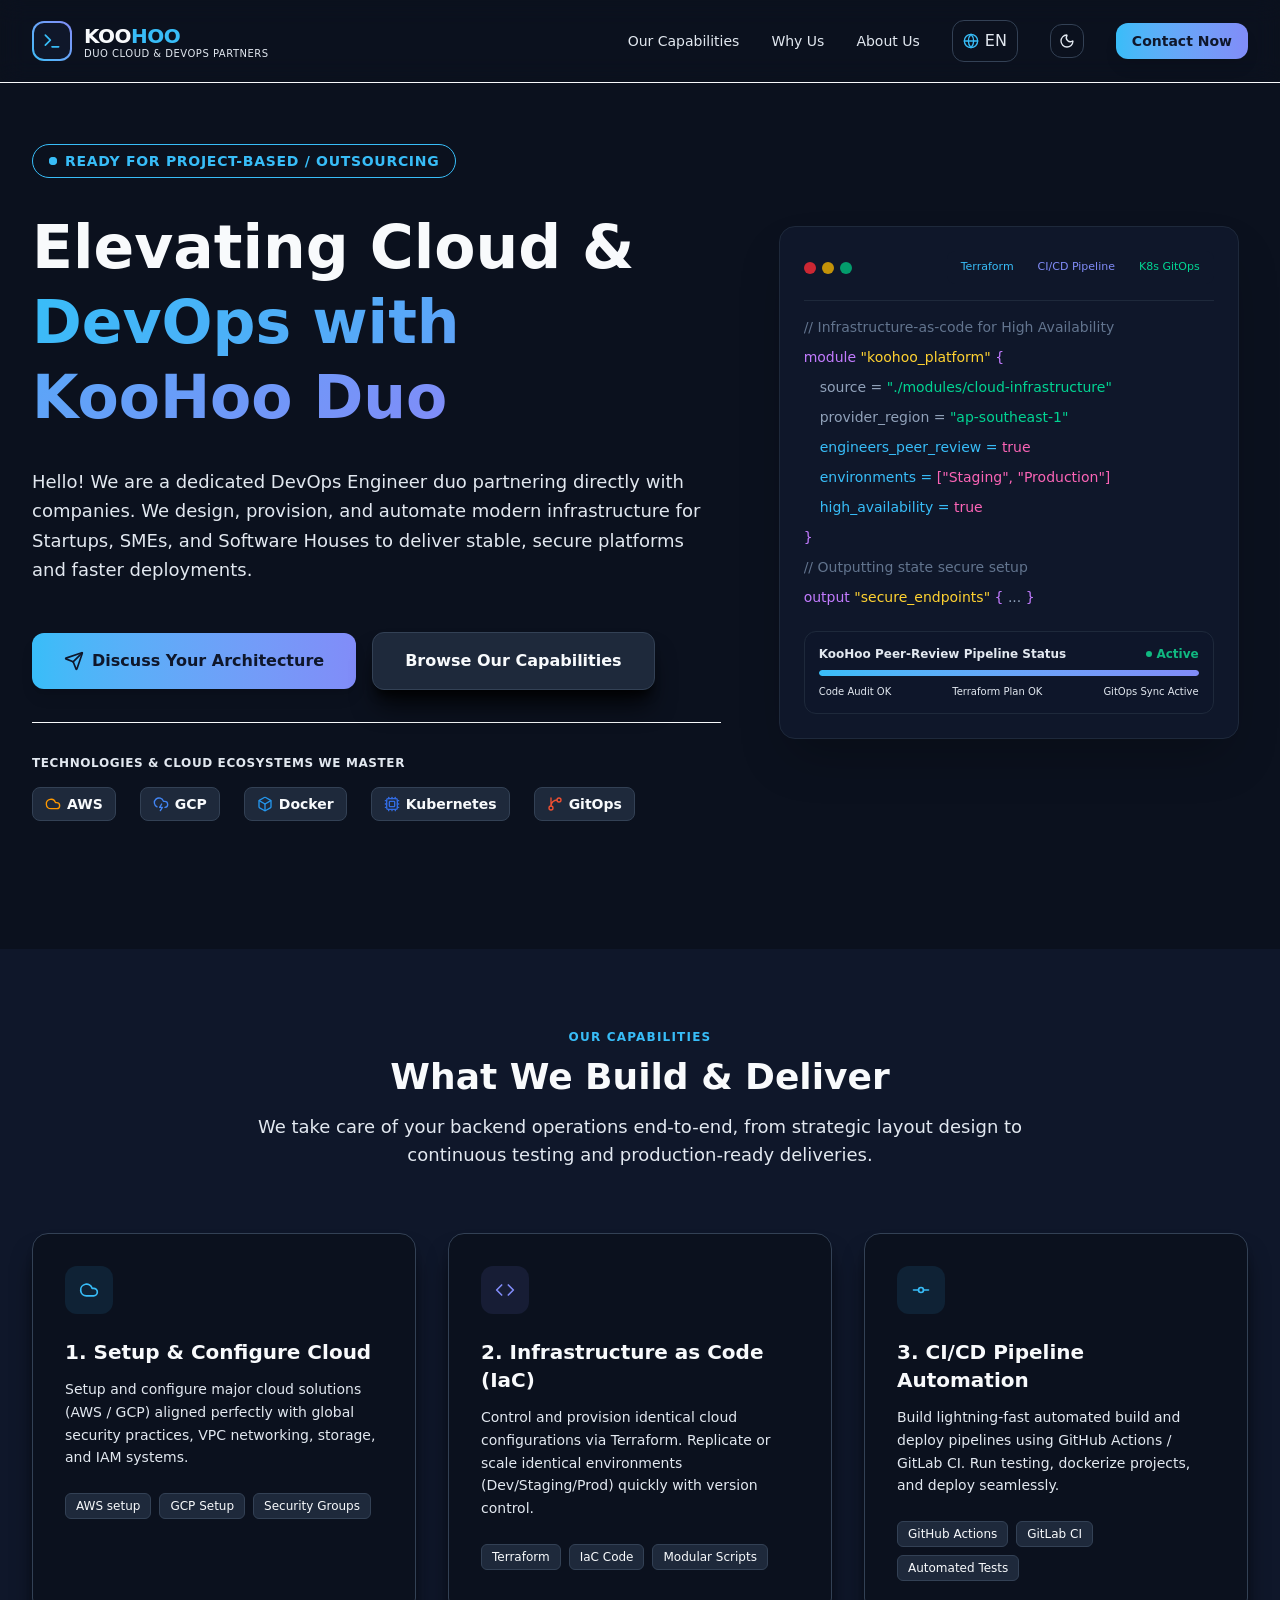
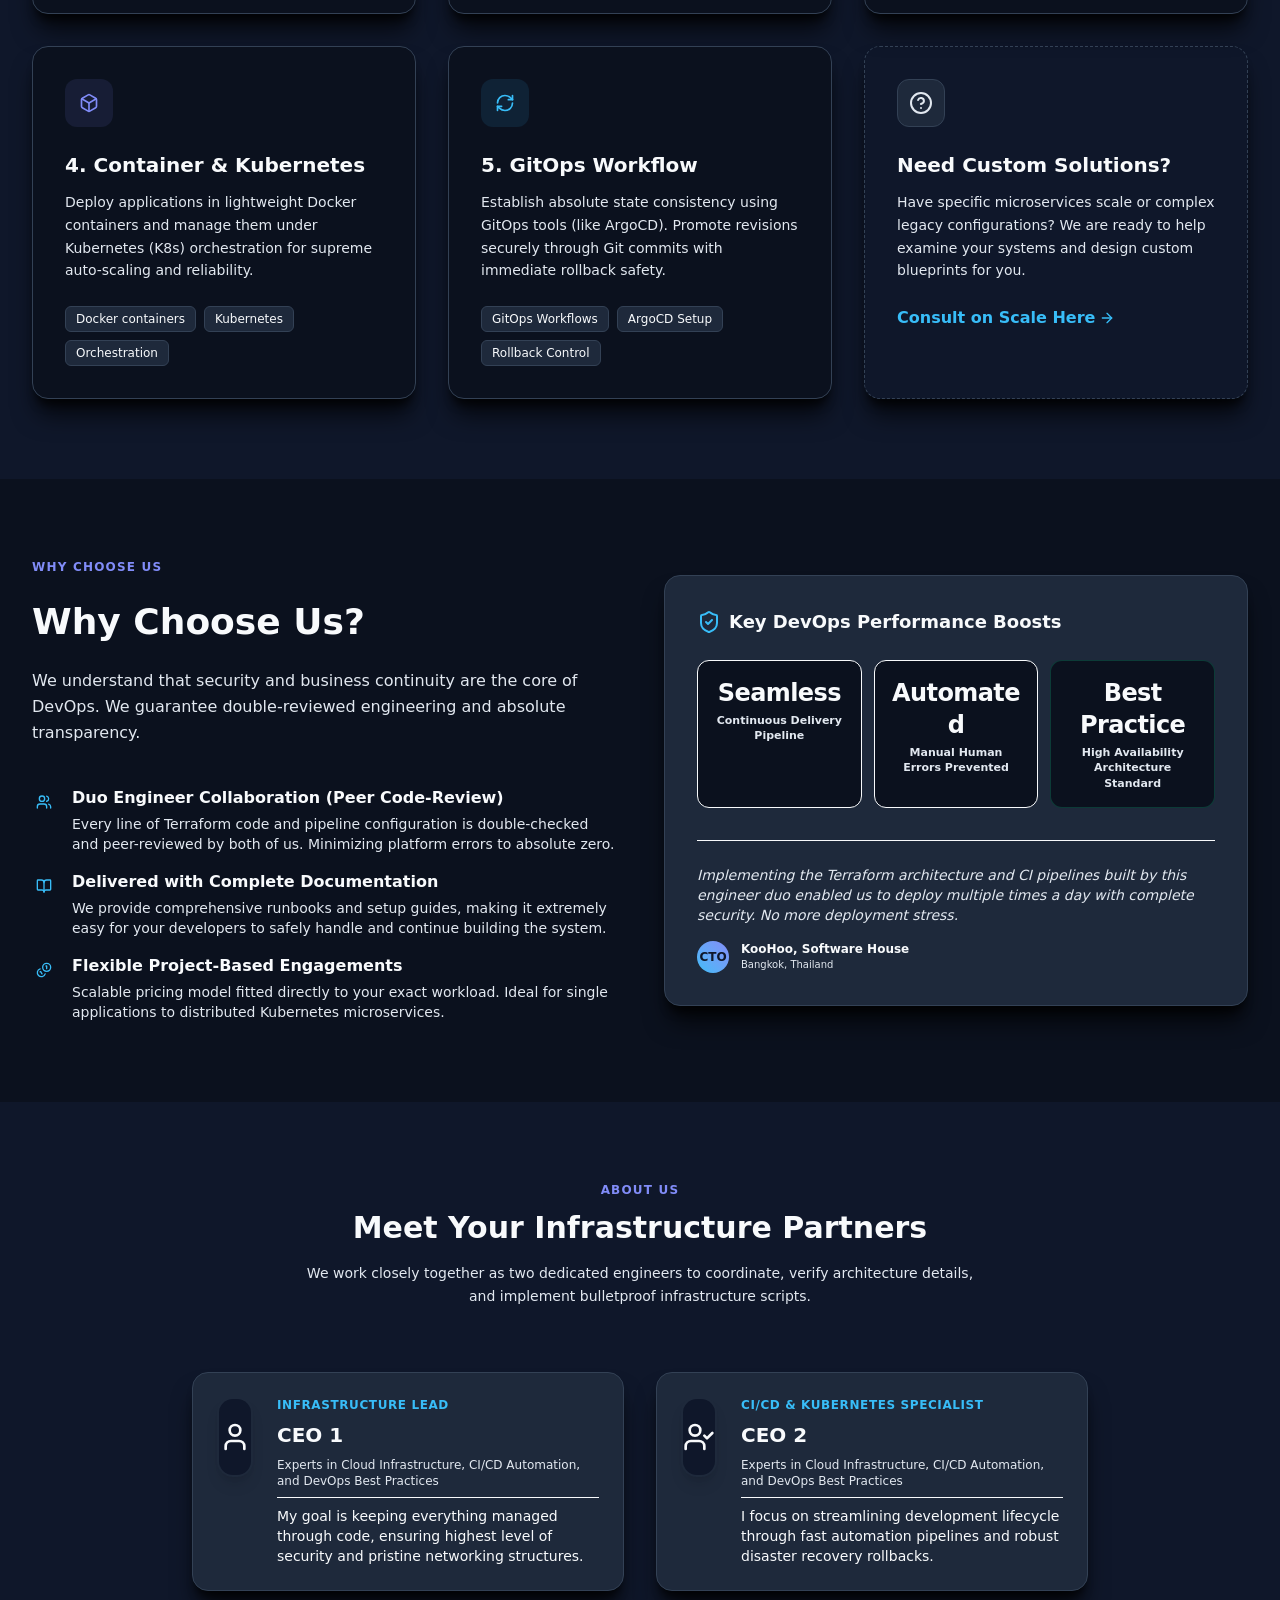
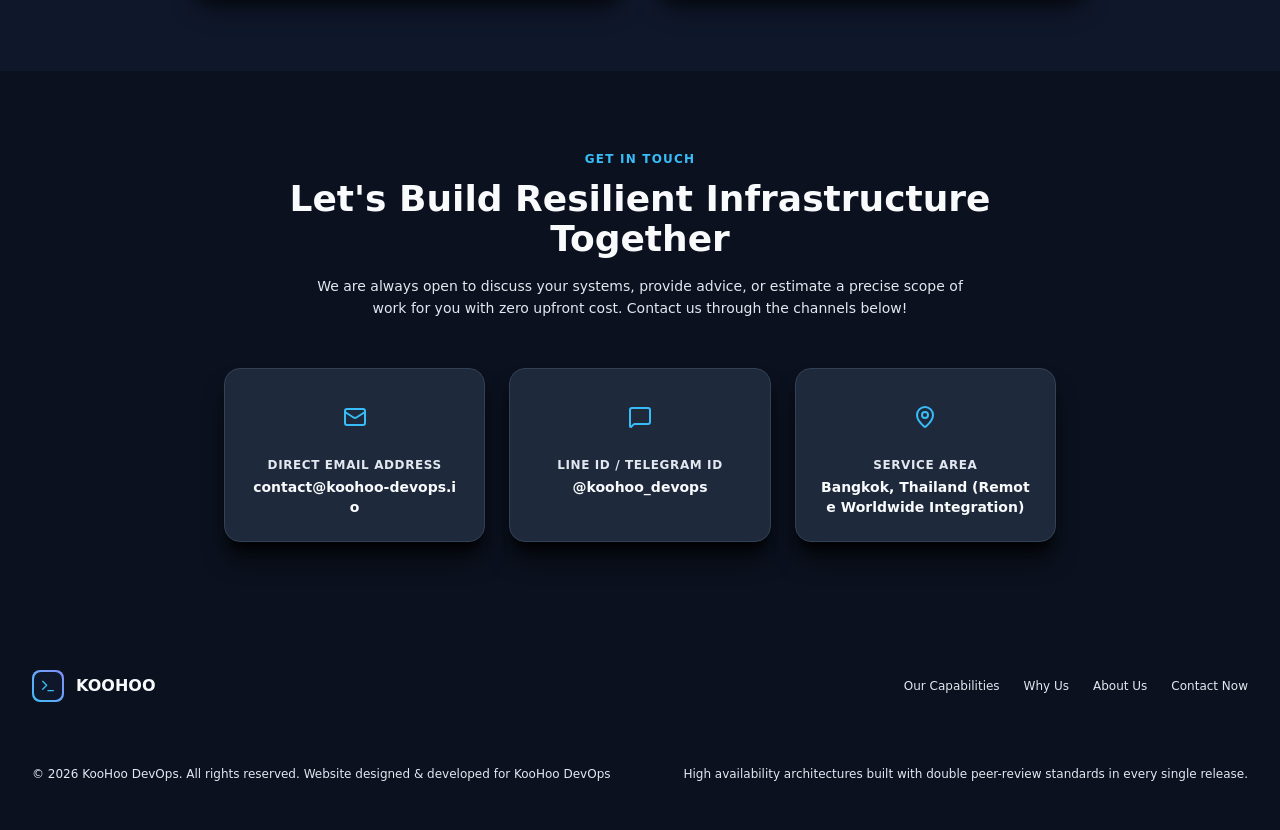
<file: index.html>
<!DOCTYPE html><html lang="th" class="sarabun_e84b1702-module__JiPrfa__variable roboto_41495b7b-module__G7fW1q__variable h-full antialiased"><head><meta charSet="utf-8"/><meta name="viewport" content="width=device-width, initial-scale=1"/><link rel="preload" href="/_next/static/media/0bbfe7d70ca362ab-s.p.18qb6f14hcpif.woff2" as="font" crossorigin="" type="font/woff2"/><link rel="preload" href="/_next/static/media/22d7e241aeb09639-s.p.33ndw2snxq3le.woff2" as="font" crossorigin="" type="font/woff2"/><link rel="preload" href="/_next/static/media/3836391c10060ce4-s.p.2ub5ob4yff_mt.woff2" as="font" crossorigin="" type="font/woff2"/><link rel="preload" href="/_next/static/media/58fcc4ad15255874-s.p.023jaxb4i0-q4.woff2" as="font" crossorigin="" type="font/woff2"/><link rel="preload" href="/_next/static/media/6281857f0573b169-s.p.2ggoighzpvw-e.woff2" as="font" crossorigin="" type="font/woff2"/><link rel="preload" href="/_next/static/media/a0529e96a7862c0d-s.p.3w1e23hf7mhof.woff2" as="font" crossorigin="" type="font/woff2"/><link rel="preload" href="/_next/static/media/a19976a16d351e92-s.p.41_1bbhnqcn3l.woff2" as="font" crossorigin="" type="font/woff2"/><link rel="preload" href="/_next/static/media/bcc136e7df79ae49-s.p.3vvwmya0_3z_s.woff2" as="font" crossorigin="" type="font/woff2"/><link rel="preload" href="/_next/static/media/ce62453a442c7f35-s.p.0a0h245ktd4x0.woff2" as="font" crossorigin="" type="font/woff2"/><link rel="preload" href="/_next/static/media/e12efafcac952e69-s.p.3gt1gw19188hm.woff2" as="font" crossorigin="" type="font/woff2"/><link rel="preload" href="/_next/static/media/e9ed0bc71a38d6c1-s.p.2m2jj329378-j.woff2" as="font" crossorigin="" type="font/woff2"/><link rel="stylesheet" href="/_next/static/chunks/0religo40p41o.css" data-precedence="next"/><link rel="preload" as="script" fetchPriority="low" href="/_next/static/chunks/1jq4o6yq14o4c.js"/><script src="/_next/static/chunks/2ckqm4grawju5.js" async=""></script><script src="/_next/static/chunks/3n7dm2ojtyzwn.js" async=""></script><script src="/_next/static/chunks/turbopack-31ti51afol85e.js" async=""></script><script src="/_next/static/chunks/158myu8e_yme3.js" async=""></script><script src="/_next/static/chunks/0r6m_6zox79_a.js" async=""></script><meta name="next-size-adjust" content=""/><title>KooHoo DevOps | CI/CD, Terraform &amp; Cloud Specialists | คู่หูวิศวกร DevOps</title><meta name="description" content="KooHoo DevOps delivers cloud infrastructure, CI/CD automation, and Kubernetes GitOps solutions for startups, SMEs, and software teams."/><link rel="icon" href="/favicon.ico?favicon.2vob68tjqpejf.ico" sizes="256x256" type="image/x-icon"/><script src="/_next/static/chunks/0cz1d0mv5g_q7.js" noModule=""></script></head><body class="min-h-full flex flex-col overflow-x-hidden"><div hidden=""><!--$--><!--/$--></div><div class="relative bg-[rgb(var(--bg-darker-raw))] text-[rgb(var(--text-primary-raw))] font-sans antialiased transition-colors duration-300"><div class="absolute top-0 left-1/4 w-96 h-96 bg-gradient-glow pointer-events-none z-0"></div><div class="absolute top-1/3 right-1/4 w-[500px] h-[500px] bg-[radial-gradient(circle_at_50%_50%,rgba(var(--brand-violet),0.05)_0%,rgba(var(--bg-darker-raw),0)_70%)] blur-3xl pointer-events-none z-0"></div><div class="absolute bottom-1/4 left-10 w-96 h-96 bg-gradient-glow pointer-events-none z-0"></div><header class="fixed top-0 left-0 right-0 w-full z-50 border-b border-[rgba(var(--border-raw),0.5)] bg-[rgba(var(--bg-dark-raw),0.85)] backdrop-blur-md transition-colors duration-300"><div class="mx-auto flex max-w-7xl items-center justify-between px-4 py-5 sm:px-6 lg:px-8"><div class="flex items-center space-x-3"><div class="w-10 h-10 rounded-xl bg-gradient-to-tr from-[rgb(var(--brand-accent))] to-[rgb(var(--brand-violet))] p-[2px] shadow-lg shadow-[rgba(var(--brand-accent),0.2)]"><div class="flex h-full w-full items-center justify-center rounded-[10px] bg-[rgb(var(--bg-dark-raw))] transition-colors"><svg xmlns="http://www.w3.org/2000/svg" width="24" height="24" viewBox="0 0 24 24" fill="none" stroke="currentColor" stroke-width="2" stroke-linecap="round" stroke-linejoin="round" class="lucide lucide-terminal w-5 h-5 text-[rgb(var(--brand-accent))]" aria-hidden="true"><path d="M12 19h8"></path><path d="m4 17 6-6-6-6"></path></svg></div></div><div><span class="font-[var(--font-tech)] text-xl font-bold tracking-tight text-[rgb(var(--text-primary-raw))]">KOO<span class="text-[rgb(var(--brand-accent))]">HOO</span></span><p class="-mt-1 text-[10px] uppercase tracking-wider text-[rgb(var(--text-secondary-raw))] font-[var(--font-tech)]">Duo Cloud &amp; DevOps Partners</p></div></div><nav class="hidden md:flex items-center space-x-6 lg:space-x-8"><a href="#services" class="text-sm font-medium text-[rgb(var(--text-secondary-raw))] hover:text-[rgb(var(--text-primary-raw))] transition-colors">Our Capabilities</a><a href="#why-us" class="text-sm font-medium text-[rgb(var(--text-secondary-raw))] hover:text-[rgb(var(--text-primary-raw))] transition-colors">Why Us</a><a href="#about" class="text-sm font-medium text-[rgb(var(--text-secondary-raw))] hover:text-[rgb(var(--text-primary-raw))] transition-colors">About Us</a><button type="button" class="flex items-center gap-1.5 rounded-xl border border-[rgb(var(--border-raw))] px-2.5 py-2 text-xs font-bold text-[rgb(var(--text-secondary-raw))] hover:bg-[rgb(var(--bg-card-raw))] hover:text-[rgb(var(--brand-accent))] transition-all"><svg xmlns="http://www.w3.org/2000/svg" width="24" height="24" viewBox="0 0 24 24" fill="none" stroke="currentColor" stroke-width="2" stroke-linecap="round" stroke-linejoin="round" class="lucide lucide-globe w-4 h-4 text-[rgb(var(--brand-accent))]" aria-hidden="true"><circle cx="12" cy="12" r="10"></circle><path d="M12 2a14.5 14.5 0 0 0 0 20 14.5 14.5 0 0 0 0-20"></path><path d="M2 12h20"></path></svg><span>EN</span></button><button type="button" class="rounded-xl border border-[rgb(var(--border-raw))] p-2 text-[rgb(var(--text-secondary-raw))] hover:bg-[rgb(var(--bg-card-raw))] hover:text-[rgb(var(--brand-accent))] transition-all" aria-label="Toggle Theme"><svg xmlns="http://www.w3.org/2000/svg" width="24" height="24" viewBox="0 0 24 24" fill="none" stroke="currentColor" stroke-width="2" stroke-linecap="round" stroke-linejoin="round" class="lucide lucide-moon w-4 h-4 text-slate-200" aria-hidden="true"><path d="M20.985 12.486a9 9 0 1 1-9.473-9.472c.405-.022.617.46.402.803a6 6 0 0 0 8.268 8.268c.344-.215.825-.004.803.401"></path></svg></button><a href="#contact" class="inline-flex items-center justify-center rounded-xl bg-gradient-to-r from-[rgb(var(--brand-accent))] to-[rgb(var(--brand-violet))] px-4 py-2 text-sm font-semibold text-slate-900 shadow-lg transition-all duration-300 hover:brightness-110 hover:scale-[1.02]">Contact Now</a></nav><div class="flex items-center gap-3 md:hidden"><button type="button" class="rounded-xl border border-[rgb(var(--border-raw))] px-2.5 py-2 text-xs font-bold text-[rgb(var(--text-secondary-raw))] hover:text-[rgb(var(--brand-accent))] transition-all">EN</button><button type="button" class="rounded-xl border border-[rgb(var(--border-raw))] p-2 text-[rgb(var(--text-secondary-raw))] hover:text-[rgb(var(--brand-accent))] transition-all"><svg xmlns="http://www.w3.org/2000/svg" width="24" height="24" viewBox="0 0 24 24" fill="none" stroke="currentColor" stroke-width="2" stroke-linecap="round" stroke-linejoin="round" class="lucide lucide-moon w-4 h-4 text-slate-200" aria-hidden="true"><path d="M20.985 12.486a9 9 0 1 1-9.473-9.472c.405-.022.617.46.402.803a6 6 0 0 0 8.268 8.268c.344-.215.825-.004.803.401"></path></svg></button><button type="button" class="rounded-lg p-2 text-[rgb(var(--text-secondary-raw))] hover:bg-[rgb(var(--bg-card-raw))] hover:text-[rgb(var(--text-primary-raw))] transition-all"><svg xmlns="http://www.w3.org/2000/svg" width="24" height="24" viewBox="0 0 24 24" fill="none" stroke="currentColor" stroke-width="2" stroke-linecap="round" stroke-linejoin="round" class="lucide lucide-menu w-6 h-6" aria-hidden="true"><path d="M4 5h16"></path><path d="M4 12h16"></path><path d="M4 19h16"></path></svg></button></div></div></header><section class="relative overflow-x-hidden pt-28 pb-24 md:pt-36 md:pb-32 transition-colors duration-300"><div class="mx-auto max-w-7xl px-4 sm:px-6 lg:px-8 relative z-10"><div class="grid gap-12 lg:grid-cols-12 items-center"><div class="space-y-8 text-center lg:col-span-7 lg:text-left"><div class="inline-flex items-center gap-2 rounded-full border px-4 py-1.5 text-xs sm:text-sm font-semibold uppercase tracking-wider" style="background:linear-gradient(90deg, rgba(var(--brand-accent),0.1), rgba(var(--brand-violet),0.1));border-color:rgba(var(--brand-accent),0.3);color:rgb(var(--brand-accent))"><span class="flex h-2 w-2 relative"><span class="absolute inline-flex h-full w-full rounded-full bg-[rgb(var(--brand-accent))] opacity-75 animate-ping"></span><span class="relative inline-flex h-2 w-2 rounded-full bg-[rgb(var(--brand-accent))]"></span></span><span>Ready for Project-Based / Outsourcing</span></div><h1 class="text-4xl font-extrabold leading-tight text-[rgb(var(--text-primary-raw))] sm:text-5xl lg:text-6xl font-[var(--font-tech)]">Elevating Cloud &amp;<!-- --> <br/><span class="text-gradient">DevOps with KooHoo Duo</span></h1><p class="mx-auto max-w-2xl text-base leading-relaxed text-[rgb(var(--text-secondary-raw))] lg:mx-0 sm:text-lg">Hello! We are a dedicated DevOps Engineer duo partnering directly with companies. We design, provision, and automate modern infrastructure for Startups, SMEs, and Software Houses to deliver stable, secure platforms and faster deployments.</p><div class="flex flex-col items-center justify-center gap-4 pt-4 sm:flex-row lg:justify-start"><a href="#contact" class="inline-flex items-center justify-center rounded-xl bg-gradient-to-r from-[rgb(var(--brand-accent))] to-[rgb(var(--brand-violet))] px-8 py-4 text-base font-bold text-slate-900 shadow-lg transition-all duration-300 hover:brightness-110 hover:scale-[1.02]"><svg xmlns="http://www.w3.org/2000/svg" width="24" height="24" viewBox="0 0 24 24" fill="none" stroke="currentColor" stroke-width="2" stroke-linecap="round" stroke-linejoin="round" class="lucide lucide-send w-5 h-5 mr-2" aria-hidden="true"><path d="M14.536 21.686a.5.5 0 0 0 .937-.024l6.5-19a.496.496 0 0 0-.635-.635l-19 6.5a.5.5 0 0 0-.024.937l7.93 3.18a2 2 0 0 1 1.112 1.11z"></path><path d="m21.854 2.147-10.94 10.939"></path></svg>Discuss Your Architecture</a><a href="#services" class="inline-flex items-center justify-center rounded-xl border border-[rgb(var(--border-raw))] bg-[rgb(var(--bg-card-raw))] px-8 py-4 text-base font-semibold text-[rgb(var(--text-primary-raw))] transition-all duration-300 shadow-brand hover:bg-[rgb(var(--bg-dark-raw))]/80">Browse Our Capabilities</a></div><div class="pt-8 border-t border-[rgba(var(--border-raw),0.6)]"><p class="mb-4 text-xs font-semibold uppercase tracking-wider text-[rgb(var(--text-secondary-raw))]">Technologies &amp; Cloud Ecosystems We Master</p><div class="flex flex-wrap justify-center gap-4 text-sm text-[rgb(var(--text-secondary-raw))] lg:justify-start sm:gap-6"><span class="flex items-center gap-1.5 rounded-lg border border-[rgb(var(--border-raw))] bg-[rgb(var(--bg-card-raw))] px-3 py-1.5 font-bold text-[rgb(var(--text-primary-raw))]"><svg xmlns="http://www.w3.org/2000/svg" width="24" height="24" viewBox="0 0 24 24" fill="none" stroke="currentColor" stroke-width="2" stroke-linecap="round" stroke-linejoin="round" class="lucide lucide-cloud w-4 h-4 text-[#FF9900]" aria-hidden="true"><path d="M17.5 19H9a7 7 0 1 1 6.71-9h1.79a4.5 4.5 0 1 1 0 9Z"></path></svg> AWS</span><span class="flex items-center gap-1.5 rounded-lg border border-[rgb(var(--border-raw))] bg-[rgb(var(--bg-card-raw))] px-3 py-1.5 font-bold text-[rgb(var(--text-primary-raw))]"><svg xmlns="http://www.w3.org/2000/svg" width="24" height="24" viewBox="0 0 24 24" fill="none" stroke="currentColor" stroke-width="2" stroke-linecap="round" stroke-linejoin="round" class="lucide lucide-cloud-lightning w-4 h-4 text-[#4285F4]" aria-hidden="true"><path d="M6 16.326A7 7 0 1 1 15.71 8h1.79a4.5 4.5 0 0 1 .5 8.973"></path><path d="m13 12-3 5h4l-3 5"></path></svg> GCP</span><span class="flex items-center gap-1.5 rounded-lg border border-[rgb(var(--border-raw))] bg-[rgb(var(--bg-card-raw))] px-3 py-1.5 font-bold text-[rgb(var(--text-primary-raw))]"><svg xmlns="http://www.w3.org/2000/svg" width="24" height="24" viewBox="0 0 24 24" fill="none" stroke="currentColor" stroke-width="2" stroke-linecap="round" stroke-linejoin="round" class="lucide lucide-box w-4 h-4 text-[#2496ED]" aria-hidden="true"><path d="M21 8a2 2 0 0 0-1-1.73l-7-4a2 2 0 0 0-2 0l-7 4A2 2 0 0 0 3 8v8a2 2 0 0 0 1 1.73l7 4a2 2 0 0 0 2 0l7-4A2 2 0 0 0 21 16Z"></path><path d="m3.3 7 8.7 5 8.7-5"></path><path d="M12 22V12"></path></svg> Docker</span><span class="flex items-center gap-1.5 rounded-lg border border-[rgb(var(--border-raw))] bg-[rgb(var(--bg-card-raw))] px-3 py-1.5 font-bold text-[rgb(var(--text-primary-raw))]"><svg xmlns="http://www.w3.org/2000/svg" width="24" height="24" viewBox="0 0 24 24" fill="none" stroke="currentColor" stroke-width="2" stroke-linecap="round" stroke-linejoin="round" class="lucide lucide-cpu w-4 h-4 text-[#326CE5]" aria-hidden="true"><path d="M12 20v2"></path><path d="M12 2v2"></path><path d="M17 20v2"></path><path d="M17 2v2"></path><path d="M2 12h2"></path><path d="M2 17h2"></path><path d="M2 7h2"></path><path d="M20 12h2"></path><path d="M20 17h2"></path><path d="M20 7h2"></path><path d="M7 20v2"></path><path d="M7 2v2"></path><rect x="4" y="4" width="16" height="16" rx="2"></rect><rect x="8" y="8" width="8" height="8" rx="1"></rect></svg> Kubernetes</span><span class="flex items-center gap-1.5 rounded-lg border border-[rgb(var(--border-raw))] bg-[rgb(var(--bg-card-raw))] px-3 py-1.5 font-bold text-[rgb(var(--text-primary-raw))]"><svg xmlns="http://www.w3.org/2000/svg" width="24" height="24" viewBox="0 0 24 24" fill="none" stroke="currentColor" stroke-width="2" stroke-linecap="round" stroke-linejoin="round" class="lucide lucide-git-branch w-4 h-4 text-[#F05032]" aria-hidden="true"><path d="M15 6a9 9 0 0 0-9 9V3"></path><circle cx="18" cy="6" r="3"></circle><circle cx="6" cy="18" r="3"></circle></svg> GitOps</span></div></div></div><div class="relative mt-8 lg:col-span-5 lg:mt-0"><div class="relative mx-auto max-w-[460px] overflow-hidden rounded-2xl border border-[rgb(30,41,59)] bg-[rgb(15,23,42)] p-6 shadow-2xl"><div class="mb-4 flex flex-col gap-2 border-b border-[rgb(30,41,59)] pb-4 sm:flex-row sm:items-center sm:justify-between"><div class="flex items-center gap-1.5"><span class="h-3 w-3 rounded-full bg-red-500/80"></span><span class="h-3 w-3 rounded-full bg-yellow-500/80"></span><span class="h-3 w-3 rounded-full bg-emerald-500/80"></span></div><div class="flex gap-1 rounded-lg bg-[rgb(15,23,42)] p-1 text-[11px] font-[var(--font-tech)]"><button class="rounded px-2.5 py-1 text-[rgb(var(--brand-accent))] font-bold">Terraform</button><button class="rounded px-2.5 py-1 text-[rgb(var(--brand-violet))]">CI/CD Pipeline</button><button class="rounded px-2.5 py-1 text-emerald-400">K8s GitOps</button></div></div><div class="min-h-[220px] space-y-2.5 overflow-x-auto text-xs sm:text-sm text-[rgb(var(--bg-card-raw))] font-[var(--font-tech)]"><p class="text-slate-500">// Infrastructure-as-code for High Availability</p><p class="text-purple-400">module <span class="text-amber-300">&quot;koohoo_platform&quot;</span> <!-- -->{</p><p class="pl-4 text-slate-400">source = <span class="text-emerald-400">&quot;./modules/cloud-infrastructure&quot;</span></p><p class="pl-4 text-slate-400">provider_region = <span class="text-emerald-400">&quot;ap-southeast-1&quot;</span></p><p class="pl-4 text-[rgb(var(--brand-accent))]">engineers_peer_review = <span class="text-pink-400">true</span></p><p class="pl-4 text-[rgb(var(--brand-accent))]">environments = <span class="text-pink-400">[&quot;Staging&quot;, &quot;Production&quot;]</span></p><p class="pl-4 text-[rgb(var(--brand-accent))]">high_availability = <span class="text-pink-400">true</span></p><p class="text-purple-400">}</p><p class="text-slate-500">// Outputting state secure setup</p><p class="text-purple-400">output <span class="text-amber-300">&quot;secure_endpoints&quot;</span> <!-- -->{<!-- --> <span class="text-slate-400">...</span> <!-- -->}</p></div><div class="mt-6 rounded-xl border border-[rgb(30,41,59)] bg-[rgba(15,23,42,0.5)] p-3.5 space-y-2"><div class="flex items-center justify-between text-xs text-[rgb(var(--text-secondary-raw))]"><span class="font-semibold">KooHoo Peer-Review Pipeline Status</span><span class="flex items-center gap-1 font-bold text-[rgb(var(--brand-success))]"><span class="h-1.5 w-1.5 rounded-full bg-[rgb(var(--brand-success))] animate-pulse"></span> Active</span></div><div class="h-1.5 w-full overflow-hidden rounded-full bg-[rgb(15,23,42)]"><div class="h-full w-full rounded-full bg-gradient-to-r from-[rgb(var(--brand-accent))] to-[rgb(var(--brand-violet))]"></div></div><div class="flex justify-between text-[10px] text-[rgb(var(--text-secondary-raw))] font-[var(--font-tech)]"><span>Code Audit OK</span><span>Terraform Plan OK</span><span>GitOps Sync Active</span></div></div></div></div></div></div></section><section id="services" class="py-20 bg-[rgb(var(--bg-dark-raw))] transition-colors duration-300"><div class="mx-auto max-w-7xl px-4 sm:px-6 lg:px-8"><div class="mx-auto mb-16 max-w-3xl text-center"><h2 class="text-xs font-bold uppercase tracking-widest text-[rgb(var(--brand-accent))]">Our Capabilities</h2><p class="mt-3 text-3xl font-extrabold text-[rgb(var(--text-primary-raw))] sm:text-4xl">What We Build &amp; Deliver</p><p class="mt-4 text-base text-[rgb(var(--text-secondary-raw))] sm:text-lg">We take care of your backend operations end-to-end, from strategic layout design to continuous testing and production-ready deliveries.</p></div><div class="grid gap-8 md:grid-cols-2 lg:grid-cols-3"><div class="rounded-2xl border border-[rgb(var(--border-raw))] bg-[rgb(var(--bg-darker-raw))] p-8 shadow-brand transition-all duration-300 hover:-translate-y-1"><div class="mb-6 flex h-12 w-12 items-center justify-center rounded-xl bg-[rgb(var(--brand-accent))]/10 text-[rgb(var(--brand-accent))]"><svg xmlns="http://www.w3.org/2000/svg" width="24" height="24" viewBox="0 0 24 24" fill="none" stroke="currentColor" stroke-width="2" stroke-linecap="round" stroke-linejoin="round" class="lucide lucide-cloud w-5 h-5" aria-hidden="true"><path d="M17.5 19H9a7 7 0 1 1 6.71-9h1.79a4.5 4.5 0 1 1 0 9Z"></path></svg></div><h3 class="mb-3 text-xl font-bold text-[rgb(var(--text-primary-raw))]">1. Setup &amp; Configure Cloud</h3><p class="mb-4 text-sm leading-relaxed text-[rgb(var(--text-secondary-raw))]">Setup and configure major cloud solutions (AWS / GCP) aligned perfectly with global security practices, VPC networking, storage, and IAM systems.</p><div class="flex flex-wrap gap-2 pt-2 text-xs"><span class="rounded-md border border-[rgb(var(--border-raw))] bg-[rgb(var(--bg-card-raw))] px-2.5 py-1 text-[rgb(var(--text-primary-raw))] font-[var(--font-tech)]">AWS setup</span><span class="rounded-md border border-[rgb(var(--border-raw))] bg-[rgb(var(--bg-card-raw))] px-2.5 py-1 text-[rgb(var(--text-primary-raw))] font-[var(--font-tech)]">GCP Setup</span><span class="rounded-md border border-[rgb(var(--border-raw))] bg-[rgb(var(--bg-card-raw))] px-2.5 py-1 text-[rgb(var(--text-primary-raw))] font-[var(--font-tech)]">Security Groups</span></div></div><div class="rounded-2xl border border-[rgb(var(--border-raw))] bg-[rgb(var(--bg-darker-raw))] p-8 shadow-brand transition-all duration-300 hover:-translate-y-1"><div class="mb-6 flex h-12 w-12 items-center justify-center rounded-xl bg-[rgb(var(--brand-violet))]/10 text-[rgb(var(--brand-violet))]"><svg xmlns="http://www.w3.org/2000/svg" width="24" height="24" viewBox="0 0 24 24" fill="none" stroke="currentColor" stroke-width="2" stroke-linecap="round" stroke-linejoin="round" class="lucide lucide-code w-5 h-5" aria-hidden="true"><path d="m16 18 6-6-6-6"></path><path d="m8 6-6 6 6 6"></path></svg></div><h3 class="mb-3 text-xl font-bold text-[rgb(var(--text-primary-raw))]">2. Infrastructure as Code (IaC)</h3><p class="mb-4 text-sm leading-relaxed text-[rgb(var(--text-secondary-raw))]">Control and provision identical cloud configurations via Terraform. Replicate or scale identical environments (Dev/Staging/Prod) quickly with version control.</p><div class="flex flex-wrap gap-2 pt-2 text-xs"><span class="rounded-md border border-[rgb(var(--border-raw))] bg-[rgb(var(--bg-card-raw))] px-2.5 py-1 text-[rgb(var(--text-primary-raw))] font-[var(--font-tech)]">Terraform</span><span class="rounded-md border border-[rgb(var(--border-raw))] bg-[rgb(var(--bg-card-raw))] px-2.5 py-1 text-[rgb(var(--text-primary-raw))] font-[var(--font-tech)]">IaC Code</span><span class="rounded-md border border-[rgb(var(--border-raw))] bg-[rgb(var(--bg-card-raw))] px-2.5 py-1 text-[rgb(var(--text-primary-raw))] font-[var(--font-tech)]">Modular Scripts</span></div></div><div class="rounded-2xl border border-[rgb(var(--border-raw))] bg-[rgb(var(--bg-darker-raw))] p-8 shadow-brand transition-all duration-300 hover:-translate-y-1"><div class="mb-6 flex h-12 w-12 items-center justify-center rounded-xl bg-[rgb(var(--brand-accent))]/10 text-[rgb(var(--brand-accent))]"><svg xmlns="http://www.w3.org/2000/svg" width="24" height="24" viewBox="0 0 24 24" fill="none" stroke="currentColor" stroke-width="2" stroke-linecap="round" stroke-linejoin="round" class="lucide lucide-git-commit-horizontal w-5 h-5" aria-hidden="true"><circle cx="12" cy="12" r="3"></circle><line x1="3" x2="9" y1="12" y2="12"></line><line x1="15" x2="21" y1="12" y2="12"></line></svg></div><h3 class="mb-3 text-xl font-bold text-[rgb(var(--text-primary-raw))]">3. CI/CD Pipeline Automation</h3><p class="mb-4 text-sm leading-relaxed text-[rgb(var(--text-secondary-raw))]">Build lightning-fast automated build and deploy pipelines using GitHub Actions / GitLab CI. Run testing, dockerize projects, and deploy seamlessly.</p><div class="flex flex-wrap gap-2 pt-2 text-xs"><span class="rounded-md border border-[rgb(var(--border-raw))] bg-[rgb(var(--bg-card-raw))] px-2.5 py-1 text-[rgb(var(--text-primary-raw))] font-[var(--font-tech)]">GitHub Actions</span><span class="rounded-md border border-[rgb(var(--border-raw))] bg-[rgb(var(--bg-card-raw))] px-2.5 py-1 text-[rgb(var(--text-primary-raw))] font-[var(--font-tech)]">GitLab CI</span><span class="rounded-md border border-[rgb(var(--border-raw))] bg-[rgb(var(--bg-card-raw))] px-2.5 py-1 text-[rgb(var(--text-primary-raw))] font-[var(--font-tech)]">Automated Tests</span></div></div><div class="rounded-2xl border border-[rgb(var(--border-raw))] bg-[rgb(var(--bg-darker-raw))] p-8 shadow-brand transition-all duration-300 hover:-translate-y-1"><div class="mb-6 flex h-12 w-12 items-center justify-center rounded-xl bg-[rgb(var(--brand-violet))]/10 text-[rgb(var(--brand-violet))]"><svg xmlns="http://www.w3.org/2000/svg" width="24" height="24" viewBox="0 0 24 24" fill="none" stroke="currentColor" stroke-width="2" stroke-linecap="round" stroke-linejoin="round" class="lucide lucide-box w-5 h-5" aria-hidden="true"><path d="M21 8a2 2 0 0 0-1-1.73l-7-4a2 2 0 0 0-2 0l-7 4A2 2 0 0 0 3 8v8a2 2 0 0 0 1 1.73l7 4a2 2 0 0 0 2 0l7-4A2 2 0 0 0 21 16Z"></path><path d="m3.3 7 8.7 5 8.7-5"></path><path d="M12 22V12"></path></svg></div><h3 class="mb-3 text-xl font-bold text-[rgb(var(--text-primary-raw))]">4. Container &amp; Kubernetes</h3><p class="mb-4 text-sm leading-relaxed text-[rgb(var(--text-secondary-raw))]">Deploy applications in lightweight Docker containers and manage them under Kubernetes (K8s) orchestration for supreme auto-scaling and reliability.</p><div class="flex flex-wrap gap-2 pt-2 text-xs"><span class="rounded-md border border-[rgb(var(--border-raw))] bg-[rgb(var(--bg-card-raw))] px-2.5 py-1 text-[rgb(var(--text-primary-raw))] font-[var(--font-tech)]">Docker containers</span><span class="rounded-md border border-[rgb(var(--border-raw))] bg-[rgb(var(--bg-card-raw))] px-2.5 py-1 text-[rgb(var(--text-primary-raw))] font-[var(--font-tech)]">Kubernetes</span><span class="rounded-md border border-[rgb(var(--border-raw))] bg-[rgb(var(--bg-card-raw))] px-2.5 py-1 text-[rgb(var(--text-primary-raw))] font-[var(--font-tech)]">Orchestration</span></div></div><div class="rounded-2xl border border-[rgb(var(--border-raw))] bg-[rgb(var(--bg-darker-raw))] p-8 shadow-brand transition-all duration-300 hover:-translate-y-1"><div class="mb-6 flex h-12 w-12 items-center justify-center rounded-xl bg-[rgb(var(--brand-accent))]/10 text-[rgb(var(--brand-accent))]"><svg xmlns="http://www.w3.org/2000/svg" width="24" height="24" viewBox="0 0 24 24" fill="none" stroke="currentColor" stroke-width="2" stroke-linecap="round" stroke-linejoin="round" class="lucide lucide-refresh-cw w-5 h-5" aria-hidden="true"><path d="M3 12a9 9 0 0 1 9-9 9.75 9.75 0 0 1 6.74 2.74L21 8"></path><path d="M21 3v5h-5"></path><path d="M21 12a9 9 0 0 1-9 9 9.75 9.75 0 0 1-6.74-2.74L3 16"></path><path d="M8 16H3v5"></path></svg></div><h3 class="mb-3 text-xl font-bold text-[rgb(var(--text-primary-raw))]">5. GitOps Workflow</h3><p class="mb-4 text-sm leading-relaxed text-[rgb(var(--text-secondary-raw))]">Establish absolute state consistency using GitOps tools (like ArgoCD). Promote revisions securely through Git commits with immediate rollback safety.</p><div class="flex flex-wrap gap-2 pt-2 text-xs"><span class="rounded-md border border-[rgb(var(--border-raw))] bg-[rgb(var(--bg-card-raw))] px-2.5 py-1 text-[rgb(var(--text-primary-raw))] font-[var(--font-tech)]">GitOps Workflows</span><span class="rounded-md border border-[rgb(var(--border-raw))] bg-[rgb(var(--bg-card-raw))] px-2.5 py-1 text-[rgb(var(--text-primary-raw))] font-[var(--font-tech)]">ArgoCD Setup</span><span class="rounded-md border border-[rgb(var(--border-raw))] bg-[rgb(var(--bg-card-raw))] px-2.5 py-1 text-[rgb(var(--text-primary-raw))] font-[var(--font-tech)]">Rollback Control</span></div></div><div class="rounded-2xl border border-dashed border-[rgb(var(--border-raw))] bg-[linear-gradient(135deg,rgba(var(--brand-accent),0.05),rgba(var(--brand-violet),0.05))] p-8 shadow-brand transition-all duration-300 hover:border-[rgb(var(--brand-accent))]"><div class="mb-6 flex h-12 w-12 items-center justify-center rounded-xl border border-[rgb(var(--border-raw))] bg-[rgb(var(--bg-card-raw))] text-[rgb(var(--text-secondary-raw))]"><svg xmlns="http://www.w3.org/2000/svg" width="24" height="24" viewBox="0 0 24 24" fill="none" stroke="currentColor" stroke-width="2" stroke-linecap="round" stroke-linejoin="round" class="lucide lucide-circle-question-mark w-6 h-6" aria-hidden="true"><circle cx="12" cy="12" r="10"></circle><path d="M9.09 9a3 3 0 0 1 5.83 1c0 2-3 3-3 3"></path><path d="M12 17h.01"></path></svg></div><h3 class="mb-3 text-xl font-bold text-[rgb(var(--text-primary-raw))]">Need Custom Solutions?</h3><p class="text-sm leading-relaxed text-[rgb(var(--text-secondary-raw))]">Have specific microservices scale or complex legacy configurations? We are ready to help examine your systems and design custom blueprints for you.</p><a href="#contact" class="mt-6 inline-flex items-center gap-1 text-[rgb(var(--brand-accent))] font-semibold hover:text-[rgb(var(--brand-violet))] transition-colors">Consult on Scale Here<svg xmlns="http://www.w3.org/2000/svg" width="24" height="24" viewBox="0 0 24 24" fill="none" stroke="currentColor" stroke-width="2" stroke-linecap="round" stroke-linejoin="round" class="lucide lucide-arrow-right w-4 h-4" aria-hidden="true"><path d="M5 12h14"></path><path d="m12 5 7 7-7 7"></path></svg></a></div></div></div></section><section id="why-us" class="py-20 bg-[rgb(var(--bg-darker-raw))] relative transition-colors duration-300"><div class="mx-auto max-w-7xl px-4 sm:px-6 lg:px-8"><div class="grid gap-12 lg:grid-cols-12 items-center"><div class="lg:col-span-6 space-y-6"><h2 class="text-xs font-bold uppercase tracking-widest text-[rgb(var(--brand-violet))]">Why Choose Us</h2><p class="text-3xl font-extrabold leading-tight text-[rgb(var(--text-primary-raw))] sm:text-4xl">Why Choose Us?</p><p class="text-[rgb(var(--text-secondary-raw))] leading-relaxed">We understand that security and business continuity are the core of DevOps. We guarantee double-reviewed engineering and absolute transparency.</p><div class="space-y-4 pt-4"><div class="flex items-start gap-4"><div class="flex h-6 w-6 items-center justify-center rounded-full bg-[rgba(var(--brand-accent),0.1)] text-[rgb(var(--brand-accent))] mt-1 shrink-0"><svg xmlns="http://www.w3.org/2000/svg" width="24" height="24" viewBox="0 0 24 24" fill="none" stroke="currentColor" stroke-width="2" stroke-linecap="round" stroke-linejoin="round" class="lucide lucide-users w-4 h-4" aria-hidden="true"><path d="M16 21v-2a4 4 0 0 0-4-4H6a4 4 0 0 0-4 4v2"></path><path d="M16 3.128a4 4 0 0 1 0 7.744"></path><path d="M22 21v-2a4 4 0 0 0-3-3.87"></path><circle cx="9" cy="7" r="4"></circle></svg></div><div><h4 class="text-base font-bold text-[rgb(var(--text-primary-raw))]">Duo Engineer Collaboration (Peer Code-Review)</h4><p class="mt-1 text-sm text-[rgb(var(--text-secondary-raw))]">Every line of Terraform code and pipeline configuration is double-checked and peer-reviewed by both of us. Minimizing platform errors to absolute zero.</p></div></div><div class="flex items-start gap-4"><div class="flex h-6 w-6 items-center justify-center rounded-full bg-[rgba(var(--brand-accent),0.1)] text-[rgb(var(--brand-accent))] mt-1 shrink-0"><svg xmlns="http://www.w3.org/2000/svg" width="24" height="24" viewBox="0 0 24 24" fill="none" stroke="currentColor" stroke-width="2" stroke-linecap="round" stroke-linejoin="round" class="lucide lucide-book-open w-4 h-4" aria-hidden="true"><path d="M12 7v14"></path><path d="M3 18a1 1 0 0 1-1-1V4a1 1 0 0 1 1-1h5a4 4 0 0 1 4 4 4 4 0 0 1 4-4h5a1 1 0 0 1 1 1v13a1 1 0 0 1-1 1h-6a3 3 0 0 0-3 3 3 3 0 0 0-3-3z"></path></svg></div><div><h4 class="text-base font-bold text-[rgb(var(--text-primary-raw))]">Delivered with Complete Documentation</h4><p class="mt-1 text-sm text-[rgb(var(--text-secondary-raw))]">We provide comprehensive runbooks and setup guides, making it extremely easy for your developers to safely handle and continue building the system.</p></div></div><div class="flex items-start gap-4"><div class="flex h-6 w-6 items-center justify-center rounded-full bg-[rgba(var(--brand-accent),0.1)] text-[rgb(var(--brand-accent))] mt-1 shrink-0"><svg xmlns="http://www.w3.org/2000/svg" width="24" height="24" viewBox="0 0 24 24" fill="none" stroke="currentColor" stroke-width="2" stroke-linecap="round" stroke-linejoin="round" class="lucide lucide-coins w-4 h-4" aria-hidden="true"><path d="M13.744 17.736a6 6 0 1 1-7.48-7.48"></path><path d="M15 6h1v4"></path><path d="m6.134 14.768.866-.5 2 3.464"></path><circle cx="16" cy="8" r="6"></circle></svg></div><div><h4 class="text-base font-bold text-[rgb(var(--text-primary-raw))]">Flexible Project-Based Engagements</h4><p class="mt-1 text-sm text-[rgb(var(--text-secondary-raw))]">Scalable pricing model fitted directly to your exact workload. Ideal for single applications to distributed Kubernetes microservices.</p></div></div></div></div><div class="lg:col-span-6 relative overflow-hidden rounded-2xl border border-[rgb(var(--border-raw))] bg-[rgb(var(--bg-card-raw))] p-8 shadow-brand"><div class="absolute -top-12 -right-12 h-48 w-48 rounded-full bg-[rgba(var(--brand-violet),0.1)] blur-2xl"></div><h3 class="mb-6 flex items-center gap-2 text-lg font-bold text-[rgb(var(--text-primary-raw))]"><svg xmlns="http://www.w3.org/2000/svg" width="24" height="24" viewBox="0 0 24 24" fill="none" stroke="currentColor" stroke-width="2" stroke-linecap="round" stroke-linejoin="round" class="lucide lucide-shield-check text-[rgb(var(--brand-accent))]" aria-hidden="true"><path d="M20 13c0 5-3.5 7.5-7.66 8.95a1 1 0 0 1-.67-.01C7.5 20.5 4 18 4 13V6a1 1 0 0 1 1-1c2 0 4.5-1.2 6.24-2.72a1.17 1.17 0 0 1 1.52 0C14.51 3.81 17 5 19 5a1 1 0 0 1 1 1z"></path><path d="m9 12 2 2 4-4"></path></svg> <!-- -->Key DevOps Performance Boosts</h3><div class="grid gap-3 grid-cols-1 sm:grid-cols-3 font-[var(--font-tech)]"><div class="rounded-xl border p-4 text-center break-words overflow-hidden min-w-0" style="border-color:rgba(var(--brand-accent),0.25);background-color:rgb(var(--bg-darker-raw))"><span class="mb-1 block text-center text-lg sm:text-xl md:text-2xl font-black tracking-tight text-[rgb(var(--text-primary-raw))]">Seamless</span><span class="block text-[11px] font-bold leading-snug text-[rgb(var(--text-secondary-raw))]">Continuous Delivery Pipeline</span></div><div class="rounded-xl border p-4 text-center break-words overflow-hidden min-w-0" style="border-color:rgba(var(--brand-violet),0.25);background-color:rgb(var(--bg-darker-raw))"><span class="mb-1 block text-center text-lg sm:text-xl md:text-2xl font-black tracking-tight text-[rgb(var(--text-primary-raw))]">Automated</span><span class="block text-[11px] font-bold leading-snug text-[rgb(var(--text-secondary-raw))]">Manual Human Errors Prevented</span></div><div class="rounded-xl border p-4 text-center break-words overflow-hidden min-w-0" style="border-color:rgba(16,185,129,0.25);background-color:rgb(var(--bg-darker-raw))"><span class="mb-1 block text-center text-lg sm:text-xl md:text-2xl font-black tracking-tight text-[rgb(var(--text-primary-raw))]">Best Practice</span><span class="block text-[11px] font-bold leading-snug text-[rgb(var(--text-secondary-raw))]">High Availability Architecture Standard</span></div></div><div class="mt-8 border-t border-[rgba(var(--border-raw),0.6)] pt-6"><p class="text-sm italic text-[rgb(var(--text-secondary-raw))]">Implementing the Terraform architecture and CI pipelines built by this engineer duo enabled us to deploy multiple times a day with complete security. No more deployment stress.</p><div class="mt-4 flex items-center gap-3"><div class="flex h-8 w-8 items-center justify-center rounded-full bg-gradient-to-tr from-[rgb(var(--brand-accent))] to-[rgb(var(--brand-violet))] text-xs font-bold text-slate-900">CTO</div><div><p class="text-xs font-bold text-[rgb(var(--text-primary-raw))]">KooHoo, Software House</p><p class="text-[10px] text-[rgb(var(--text-secondary-raw))]">Bangkok, Thailand</p></div></div></div></div></div></div></section><section id="about" class="py-20 bg-[rgb(var(--bg-dark-raw))] transition-colors duration-300"><div class="mx-auto max-w-7xl px-4 sm:px-6 lg:px-8"><div class="mx-auto mb-16 max-w-2xl text-center"><h2 class="text-xs font-bold uppercase tracking-widest text-[rgb(var(--brand-violet))]">About Us</h2><p class="mt-3 text-3xl font-extrabold text-[rgb(var(--text-primary-raw))]">Meet Your Infrastructure Partners</p><p class="mt-4 text-sm leading-relaxed text-[rgb(var(--text-secondary-raw))]">We work closely together as two dedicated engineers to coordinate, verify architecture details, and implement bulletproof infrastructure scripts.</p></div><div class="mx-auto grid max-w-4xl gap-8 md:grid-cols-2"><div class="flex flex-col gap-6 rounded-2xl border border-[rgb(var(--border-raw))] bg-[rgb(var(--bg-card-raw))] p-6 shadow-brand transition-all hover:border-[rgba(var(--brand-accent),0.4)] sm:flex-row sm:items-start"><div class="flex h-20 w-20 items-center justify-center rounded-2xl p-[2px] shadow-lg" style="background:linear-gradient(135deg, rgba(var(--brand-accent),1), rgba(255,255,255,0.08))"><div class="flex h-full w-full items-center justify-center rounded-[14px] bg-[rgb(var(--bg-dark-raw))] transition-colors"><svg xmlns="http://www.w3.org/2000/svg" width="24" height="24" viewBox="0 0 24 24" fill="none" stroke="currentColor" stroke-width="2" stroke-linecap="round" stroke-linejoin="round" class="lucide lucide-user w-8 h-8" aria-hidden="true"><path d="M19 21v-2a4 4 0 0 0-4-4H9a4 4 0 0 0-4 4v2"></path><circle cx="12" cy="7" r="4"></circle></svg></div></div><div class="space-y-2 text-center sm:text-left"><span class="block text-xs font-bold uppercase tracking-wider text-[rgb(var(--brand-accent))] font-[var(--font-tech)]">Infrastructure Lead</span><h3 class="text-xl font-bold text-[rgb(var(--text-primary-raw))]">CEO 1</h3><p class="text-xs text-[rgb(var(--text-secondary-raw))]">Experts in Cloud Infrastructure, CI/CD Automation, and DevOps Best Practices</p><p class="border-t border-[rgba(var(--border-raw),0.4)] pt-2 text-sm text-[rgb(var(--text-primary-raw))]">My goal is keeping everything managed through code, ensuring highest level of security and pristine networking structures.</p></div></div><div class="flex flex-col gap-6 rounded-2xl border border-[rgb(var(--border-raw))] bg-[rgb(var(--bg-card-raw))] p-6 shadow-brand transition-all hover:border-[rgba(var(--brand-accent),0.4)] sm:flex-row sm:items-start"><div class="flex h-20 w-20 items-center justify-center rounded-2xl p-[2px] shadow-lg" style="background:linear-gradient(135deg, rgba(var(--brand-violet),1), rgba(255,255,255,0.08))"><div class="flex h-full w-full items-center justify-center rounded-[14px] bg-[rgb(var(--bg-dark-raw))] transition-colors"><svg xmlns="http://www.w3.org/2000/svg" width="24" height="24" viewBox="0 0 24 24" fill="none" stroke="currentColor" stroke-width="2" stroke-linecap="round" stroke-linejoin="round" class="lucide lucide-user-check w-8 h-8" aria-hidden="true"><path d="m16 11 2 2 4-4"></path><path d="M16 21v-2a4 4 0 0 0-4-4H6a4 4 0 0 0-4 4v2"></path><circle cx="9" cy="7" r="4"></circle></svg></div></div><div class="space-y-2 text-center sm:text-left"><span class="block text-xs font-bold uppercase tracking-wider text-[rgb(var(--brand-accent))] font-[var(--font-tech)]">CI/CD &amp; Kubernetes Specialist</span><h3 class="text-xl font-bold text-[rgb(var(--text-primary-raw))]">CEO 2</h3><p class="text-xs text-[rgb(var(--text-secondary-raw))]">Experts in Cloud Infrastructure, CI/CD Automation, and DevOps Best Practices</p><p class="border-t border-[rgba(var(--border-raw),0.4)] pt-2 text-sm text-[rgb(var(--text-primary-raw))]">I focus on streamlining development lifecycle through fast automation pipelines and robust disaster recovery rollbacks.</p></div></div></div></div></section><section id="contact" class="py-20 bg-[rgb(var(--bg-darker-raw))] transition-colors duration-300"><div class="mx-auto max-w-4xl px-4 sm:px-6 lg:px-8"><div class="text-center mb-12"><h2 class="text-xs font-bold uppercase tracking-widest text-[rgb(var(--brand-accent))]">Get In Touch</h2><p class="mt-3 text-3xl font-extrabold text-[rgb(var(--text-primary-raw))] sm:text-4xl">Let&#x27;s Build Resilient Infrastructure Together</p><p class="mt-4 mx-auto max-w-2xl text-sm leading-relaxed text-[rgb(var(--text-secondary-raw))]">We are always open to discuss your systems, provide advice, or estimate a precise scope of work for you with zero upfront cost. Contact us through the channels below!</p></div><div class="grid gap-6 md:grid-cols-3"><a href="mailto:contact@koohoo-devops.io" target="_blank" rel="noopener noreferrer" class="group flex flex-col items-center text-center gap-4 rounded-2xl border border-[rgb(var(--border-raw))] bg-[rgb(var(--bg-card-raw))] p-6 shadow-brand hover:border-[rgba(var(--brand-accent),0.4)] transition-all hover:scale-[1.02] duration-300"><div class="flex h-12 w-12 items-center justify-center rounded-2xl bg-[rgba(var(--brand-accent),0.1)] text-[rgb(var(--brand-accent))] group-hover:scale-110 transition-transform duration-300"><svg xmlns="http://www.w3.org/2000/svg" width="24" height="24" viewBox="0 0 24 24" fill="none" stroke="currentColor" stroke-width="2" stroke-linecap="round" stroke-linejoin="round" class="lucide lucide-mail w-6 h-6" aria-hidden="true"><path d="m22 7-8.991 5.727a2 2 0 0 1-2.009 0L2 7"></path><rect x="2" y="4" width="20" height="16" rx="2"></rect></svg></div><div class="space-y-1"><p class="text-xs font-bold uppercase tracking-wider text-[rgb(var(--text-secondary-raw))]">Direct Email Address</p><p class="text-sm font-semibold font-[var(--font-tech)] break-all text-[rgb(var(--text-primary-raw))]">contact@koohoo-devops.io</p></div></a><a href="https://line.me/R/ti/p/%40koohoo_devops" target="_blank" rel="noopener noreferrer" class="group flex flex-col items-center text-center gap-4 rounded-2xl border border-[rgb(var(--border-raw))] bg-[rgb(var(--bg-card-raw))] p-6 shadow-brand hover:border-[rgba(var(--brand-accent),0.4)] transition-all hover:scale-[1.02] duration-300"><div class="flex h-12 w-12 items-center justify-center rounded-2xl bg-[rgba(var(--brand-accent),0.1)] text-[rgb(var(--brand-accent))] group-hover:scale-110 transition-transform duration-300"><svg xmlns="http://www.w3.org/2000/svg" width="24" height="24" viewBox="0 0 24 24" fill="none" stroke="currentColor" stroke-width="2" stroke-linecap="round" stroke-linejoin="round" class="lucide lucide-message-square w-6 h-6" aria-hidden="true"><path d="M22 17a2 2 0 0 1-2 2H6.828a2 2 0 0 0-1.414.586l-2.202 2.202A.71.71 0 0 1 2 21.286V5a2 2 0 0 1 2-2h16a2 2 0 0 1 2 2z"></path></svg></div><div class="space-y-1"><p class="text-xs font-bold uppercase tracking-wider text-[rgb(var(--text-secondary-raw))]">Line ID / Telegram ID</p><p class="text-sm font-semibold font-[var(--font-tech)] break-all text-[rgb(var(--text-primary-raw))]">@koohoo_devops</p></div></a><div class="flex flex-col items-center text-center gap-4 rounded-2xl border border-[rgb(var(--border-raw))] bg-[rgb(var(--bg-card-raw))] p-6 shadow-brand transition-all duration-300"><div class="flex h-12 w-12 items-center justify-center rounded-2xl bg-[rgba(var(--brand-accent),0.1)] text-[rgb(var(--brand-accent))] group-hover:scale-110 transition-transform duration-300"><svg xmlns="http://www.w3.org/2000/svg" width="24" height="24" viewBox="0 0 24 24" fill="none" stroke="currentColor" stroke-width="2" stroke-linecap="round" stroke-linejoin="round" class="lucide lucide-map-pin w-6 h-6" aria-hidden="true"><path d="M20 10c0 4.993-5.539 10.193-7.399 11.799a1 1 0 0 1-1.202 0C9.539 20.193 4 14.993 4 10a8 8 0 0 1 16 0"></path><circle cx="12" cy="10" r="3"></circle></svg></div><div class="space-y-1"><p class="text-xs font-bold uppercase tracking-wider text-[rgb(var(--text-secondary-raw))]">Service Area</p><p class="text-sm font-semibold font-[var(--font-tech)] break-all text-[rgb(var(--text-primary-raw))]">Bangkok, Thailand (Remote Worldwide Integration)</p></div></div></div></div></section><footer class="bg-[rgb(var(--bg-darker-raw))] py-12 transition-colors duration-300"><div class="mx-auto flex max-w-7xl flex-col gap-6 px-4 sm:px-6 lg:px-8 sm:flex-row sm:items-center sm:justify-between"><div class="flex items-center gap-3"><div class="w-8 h-8 rounded-lg bg-gradient-to-tr from-[rgb(var(--brand-accent))] to-[rgb(var(--brand-violet))] p-[2px]"><div class="flex h-full w-full items-center justify-center rounded-[7px] bg-[rgb(var(--bg-dark-raw))]"><svg xmlns="http://www.w3.org/2000/svg" width="24" height="24" viewBox="0 0 24 24" fill="none" stroke="currentColor" stroke-width="2" stroke-linecap="round" stroke-linejoin="round" class="lucide lucide-terminal w-4 h-4 text-[rgb(var(--brand-accent))]" aria-hidden="true"><path d="M12 19h8"></path><path d="m4 17 6-6-6-6"></path></svg></div></div><span class="font-[var(--font-tech)] text-md font-bold text-[rgb(var(--text-primary-raw))]">KOOHOO</span></div><div class="flex flex-wrap justify-center gap-6 text-xs text-[rgb(var(--text-secondary-raw))]"><a href="#services" class="hover:text-[rgb(var(--brand-accent))] transition-colors">Our Capabilities</a><a href="#why-us" class="hover:text-[rgb(var(--brand-accent))] transition-colors">Why Us</a><a href="#about" class="hover:text-[rgb(var(--brand-accent))] transition-colors">About Us</a><a href="#contact" class="hover:text-[rgb(var(--brand-accent))] transition-colors">Contact Now</a></div></div><div class="mx-auto mt-8 flex max-w-7xl flex-col gap-4 pt-8 px-4 sm:px-6 lg:px-8 sm:flex-row sm:items-center sm:justify-between"><p class="text-xs text-[rgb(var(--text-secondary-raw))]">© 2026 KooHoo DevOps. <!-- -->All rights reserved.<!-- --> <!-- -->Website designed &amp; developed for KooHoo DevOps</p><p class="text-xs text-[rgb(var(--text-secondary-raw))]">High availability architectures built with double peer-review standards in every single release.</p></div></footer></div><!--$--><!--/$--><script src="/_next/static/chunks/1jq4o6yq14o4c.js" id="_R_" async=""></script><script>(self.__next_f=self.__next_f||[]).push([0])</script><script>self.__next_f.push([1,"1:\"$Sreact.fragment\"\n2:I[39756,[\"/_next/static/chunks/158myu8e_yme3.js\"],\"default\"]\n3:I[37457,[\"/_next/static/chunks/158myu8e_yme3.js\"],\"default\"]\n4:I[47257,[\"/_next/static/chunks/158myu8e_yme3.js\"],\"ClientPageRoot\"]\n5:I[31713,[\"/_next/static/chunks/158myu8e_yme3.js\",\"/_next/static/chunks/0r6m_6zox79_a.js\"],\"default\"]\n8:I[97367,[\"/_next/static/chunks/158myu8e_yme3.js\"],\"OutletBoundary\"]\n9:\"$Sreact.suspense\"\nb:I[97367,[\"/_next/static/chunks/158myu8e_yme3.js\"],\"ViewportBoundary\"]\nd:I[97367,[\"/_next/static/chunks/158myu8e_yme3.js\"],\"MetadataBoundary\"]\nf:I[68027,[\"/_next/static/chunks/158myu8e_yme3.js\"],\"default\",1]\n:HL[\"/_next/static/chunks/0religo40p41o.css\",\"style\"]\n:HL[\"/_next/static/media/0bbfe7d70ca362ab-s.p.18qb6f14hcpif.woff2\",\"font\",{\"crossOrigin\":\"\",\"type\":\"font/woff2\"}]\n:HL[\"/_next/static/media/22d7e241aeb09639-s.p.33ndw2snxq3le.woff2\",\"font\",{\"crossOrigin\":\"\",\"type\":\"font/woff2\"}]\n:HL[\"/_next/static/media/3836391c10060ce4-s.p.2ub5ob4yff_mt.woff2\",\"font\",{\"crossOrigin\":\"\",\"type\":\"font/woff2\"}]\n:HL[\"/_next/static/media/58fcc4ad15255874-s.p.023jaxb4i0-q4.woff2\",\"font\",{\"crossOrigin\":\"\",\"type\":\"font/woff2\"}]\n:HL[\"/_next/static/media/6281857f0573b169-s.p.2ggoighzpvw-e.woff2\",\"font\",{\"crossOrigin\":\"\",\"type\":\"font/woff2\"}]\n:HL[\"/_next/static/media/a0529e96a7862c0d-s.p.3w1e23hf7mhof.woff2\",\"font\",{\"crossOrigin\":\"\",\"type\":\"font/woff2\"}]\n:HL[\"/_next/static/media/a19976a16d351e92-s.p.41_1bbhnqcn3l.woff2\",\"font\",{\"crossOrigin\":\"\",\"type\":\"font/woff2\"}]\n:HL[\"/_next/static/media/bcc136e7df79ae49-s.p.3vvwmya0_3z_s.woff2\",\"font\",{\"crossOrigin\":\"\",\"type\":\"font/woff2\"}]\n:HL[\"/_next/static/media/ce62453a442c7f35-s.p.0a0h245ktd4x0.woff2\",\"font\",{\"crossOrigin\":\"\",\"type\":\"font/woff2\"}]\n:HL[\"/_next/static/media/e12efafcac952e69-s.p.3gt1gw19188hm.woff2\",\"font\",{\"crossOrigin\":\"\",\"type\":\"font/woff2\"}]\n:HL[\"/_next/static/media/e9ed0bc71a38d6c1-s.p.2m2jj329378-j.woff2\",\"font\",{\"crossOrigin\":\"\",\"type\":\"font/woff2\"}]\n"])</script><script>self.__next_f.push([1,"0:{\"P\":null,\"c\":[\"\",\"\"],\"q\":\"\",\"i\":false,\"f\":[[[\"\",{\"children\":[\"__PAGE__\",{}]},\"$undefined\",\"$undefined\",16],[[\"$\",\"$1\",\"c\",{\"children\":[[[\"$\",\"link\",\"0\",{\"rel\":\"stylesheet\",\"href\":\"/_next/static/chunks/0religo40p41o.css\",\"precedence\":\"next\",\"crossOrigin\":\"$undefined\",\"nonce\":\"$undefined\"}],[\"$\",\"script\",\"script-0\",{\"src\":\"/_next/static/chunks/158myu8e_yme3.js\",\"async\":true,\"nonce\":\"$undefined\"}]],[\"$\",\"html\",null,{\"lang\":\"th\",\"className\":\"sarabun_e84b1702-module__JiPrfa__variable roboto_41495b7b-module__G7fW1q__variable h-full antialiased\",\"children\":[[\"$\",\"head\",null,{}],[\"$\",\"body\",null,{\"className\":\"min-h-full flex flex-col overflow-x-hidden\",\"children\":[\"$\",\"$L2\",null,{\"parallelRouterKey\":\"children\",\"error\":\"$undefined\",\"errorStyles\":\"$undefined\",\"errorScripts\":\"$undefined\",\"template\":[\"$\",\"$L3\",null,{}],\"templateStyles\":\"$undefined\",\"templateScripts\":\"$undefined\",\"notFound\":[[[\"$\",\"title\",null,{\"children\":\"404: This page could not be found.\"}],[\"$\",\"div\",null,{\"style\":{\"fontFamily\":\"system-ui,\\\"Segoe UI\\\",Roboto,Helvetica,Arial,sans-serif,\\\"Apple Color Emoji\\\",\\\"Segoe UI Emoji\\\"\",\"height\":\"100vh\",\"textAlign\":\"center\",\"display\":\"flex\",\"flexDirection\":\"column\",\"alignItems\":\"center\",\"justifyContent\":\"center\"},\"children\":[\"$\",\"div\",null,{\"children\":[[\"$\",\"style\",null,{\"dangerouslySetInnerHTML\":{\"__html\":\"body{color:#000;background:#fff;margin:0}.next-error-h1{border-right:1px solid rgba(0,0,0,.3)}@media (prefers-color-scheme:dark){body{color:#fff;background:#000}.next-error-h1{border-right:1px solid rgba(255,255,255,.3)}}\"}}],[\"$\",\"h1\",null,{\"className\":\"next-error-h1\",\"style\":{\"display\":\"inline-block\",\"margin\":\"0 20px 0 0\",\"padding\":\"0 23px 0 0\",\"fontSize\":24,\"fontWeight\":500,\"verticalAlign\":\"top\",\"lineHeight\":\"49px\"},\"children\":404}],[\"$\",\"div\",null,{\"style\":{\"display\":\"inline-block\"},\"children\":[\"$\",\"h2\",null,{\"style\":{\"fontSize\":14,\"fontWeight\":400,\"lineHeight\":\"49px\",\"margin\":0},\"children\":\"This page could not be found.\"}]}]]}]}]],[]],\"forbidden\":\"$undefined\",\"unauthorized\":\"$undefined\"}]}]]}]]}],{\"children\":[[\"$\",\"$1\",\"c\",{\"children\":[[\"$\",\"$L4\",null,{\"Component\":\"$5\",\"serverProvidedParams\":{\"searchParams\":{},\"params\":{},\"promises\":[\"$@6\",\"$@7\"]}}],[[\"$\",\"script\",\"script-0\",{\"src\":\"/_next/static/chunks/0r6m_6zox79_a.js\",\"async\":true,\"nonce\":\"$undefined\"}]],[\"$\",\"$L8\",null,{\"children\":[\"$\",\"$9\",null,{\"name\":\"Next.MetadataOutlet\",\"children\":\"$@a\"}]}]]}],{},null,false,null]},null,false,null],[\"$\",\"$1\",\"h\",{\"children\":[null,[\"$\",\"$Lb\",null,{\"children\":\"$Lc\"}],[\"$\",\"div\",null,{\"hidden\":true,\"children\":[\"$\",\"$Ld\",null,{\"children\":[\"$\",\"$9\",null,{\"name\":\"Next.Metadata\",\"children\":\"$Le\"}]}]}],[\"$\",\"meta\",null,{\"name\":\"next-size-adjust\",\"content\":\"\"}]]}],false]],\"m\":\"$undefined\",\"G\":[\"$f\",[[\"$\",\"link\",\"0\",{\"rel\":\"stylesheet\",\"href\":\"/_next/static/chunks/0religo40p41o.css\",\"precedence\":\"next\",\"crossOrigin\":\"$undefined\",\"nonce\":\"$undefined\"}]]],\"S\":true,\"h\":null,\"s\":\"$undefined\",\"l\":\"$undefined\",\"p\":\"$undefined\",\"d\":\"$undefined\",\"b\":\"hDWbvKzgZOF4ekZjj83Ox\"}\n"])</script><script>self.__next_f.push([1,"6:{}\n7:\"$0:f:0:1:1:children:0:props:children:0:props:serverProvidedParams:params\"\n"])</script><script>self.__next_f.push([1,"c:[[\"$\",\"meta\",\"0\",{\"charSet\":\"utf-8\"}],[\"$\",\"meta\",\"1\",{\"name\":\"viewport\",\"content\":\"width=device-width, initial-scale=1\"}]]\n"])</script><script>self.__next_f.push([1,"10:I[27201,[\"/_next/static/chunks/158myu8e_yme3.js\"],\"IconMark\"]\na:null\ne:[[\"$\",\"title\",\"0\",{\"children\":\"KooHoo DevOps | CI/CD, Terraform \u0026 Cloud Specialists | คู่หูวิศวกร DevOps\"}],[\"$\",\"meta\",\"1\",{\"name\":\"description\",\"content\":\"KooHoo DevOps delivers cloud infrastructure, CI/CD automation, and Kubernetes GitOps solutions for startups, SMEs, and software teams.\"}],[\"$\",\"link\",\"2\",{\"rel\":\"icon\",\"href\":\"/favicon.ico?favicon.2vob68tjqpejf.ico\",\"sizes\":\"256x256\",\"type\":\"image/x-icon\"}],[\"$\",\"$L10\",\"3\",{}]]\n"])</script></body></html>
</file>
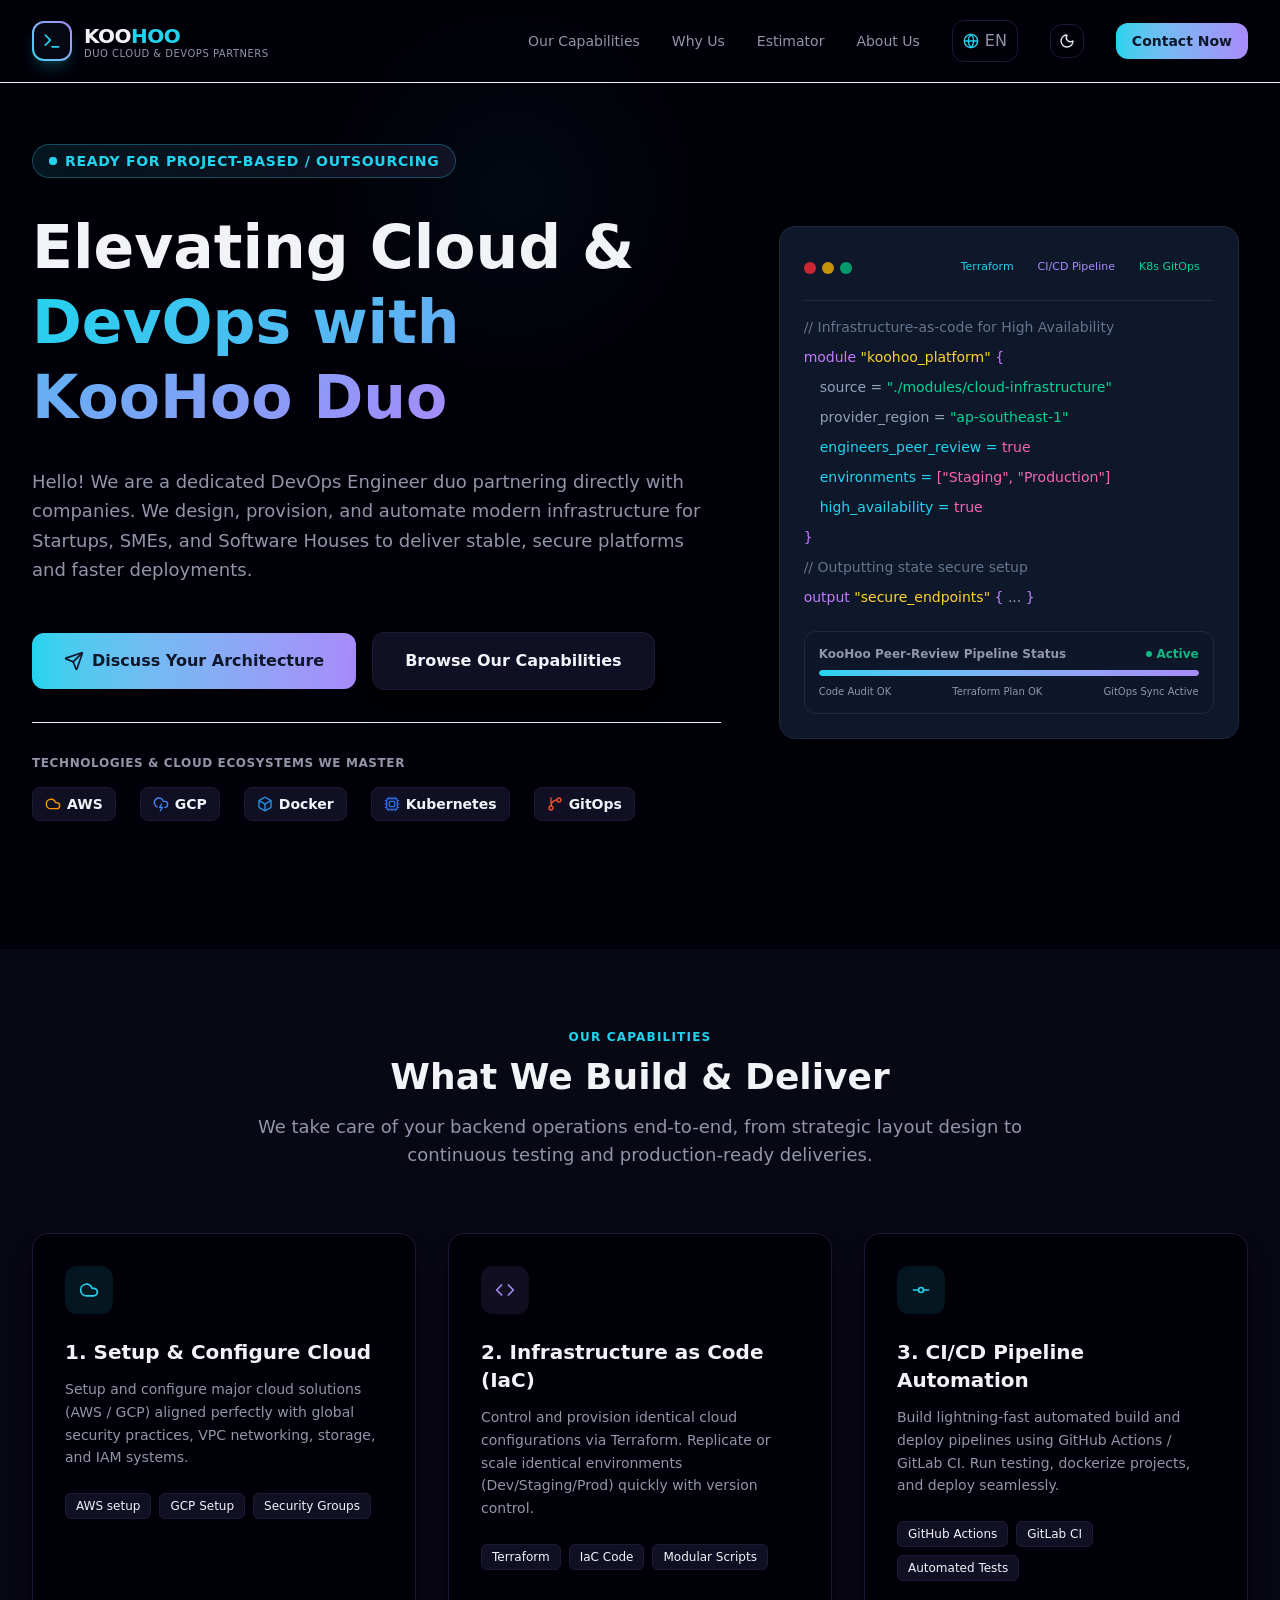
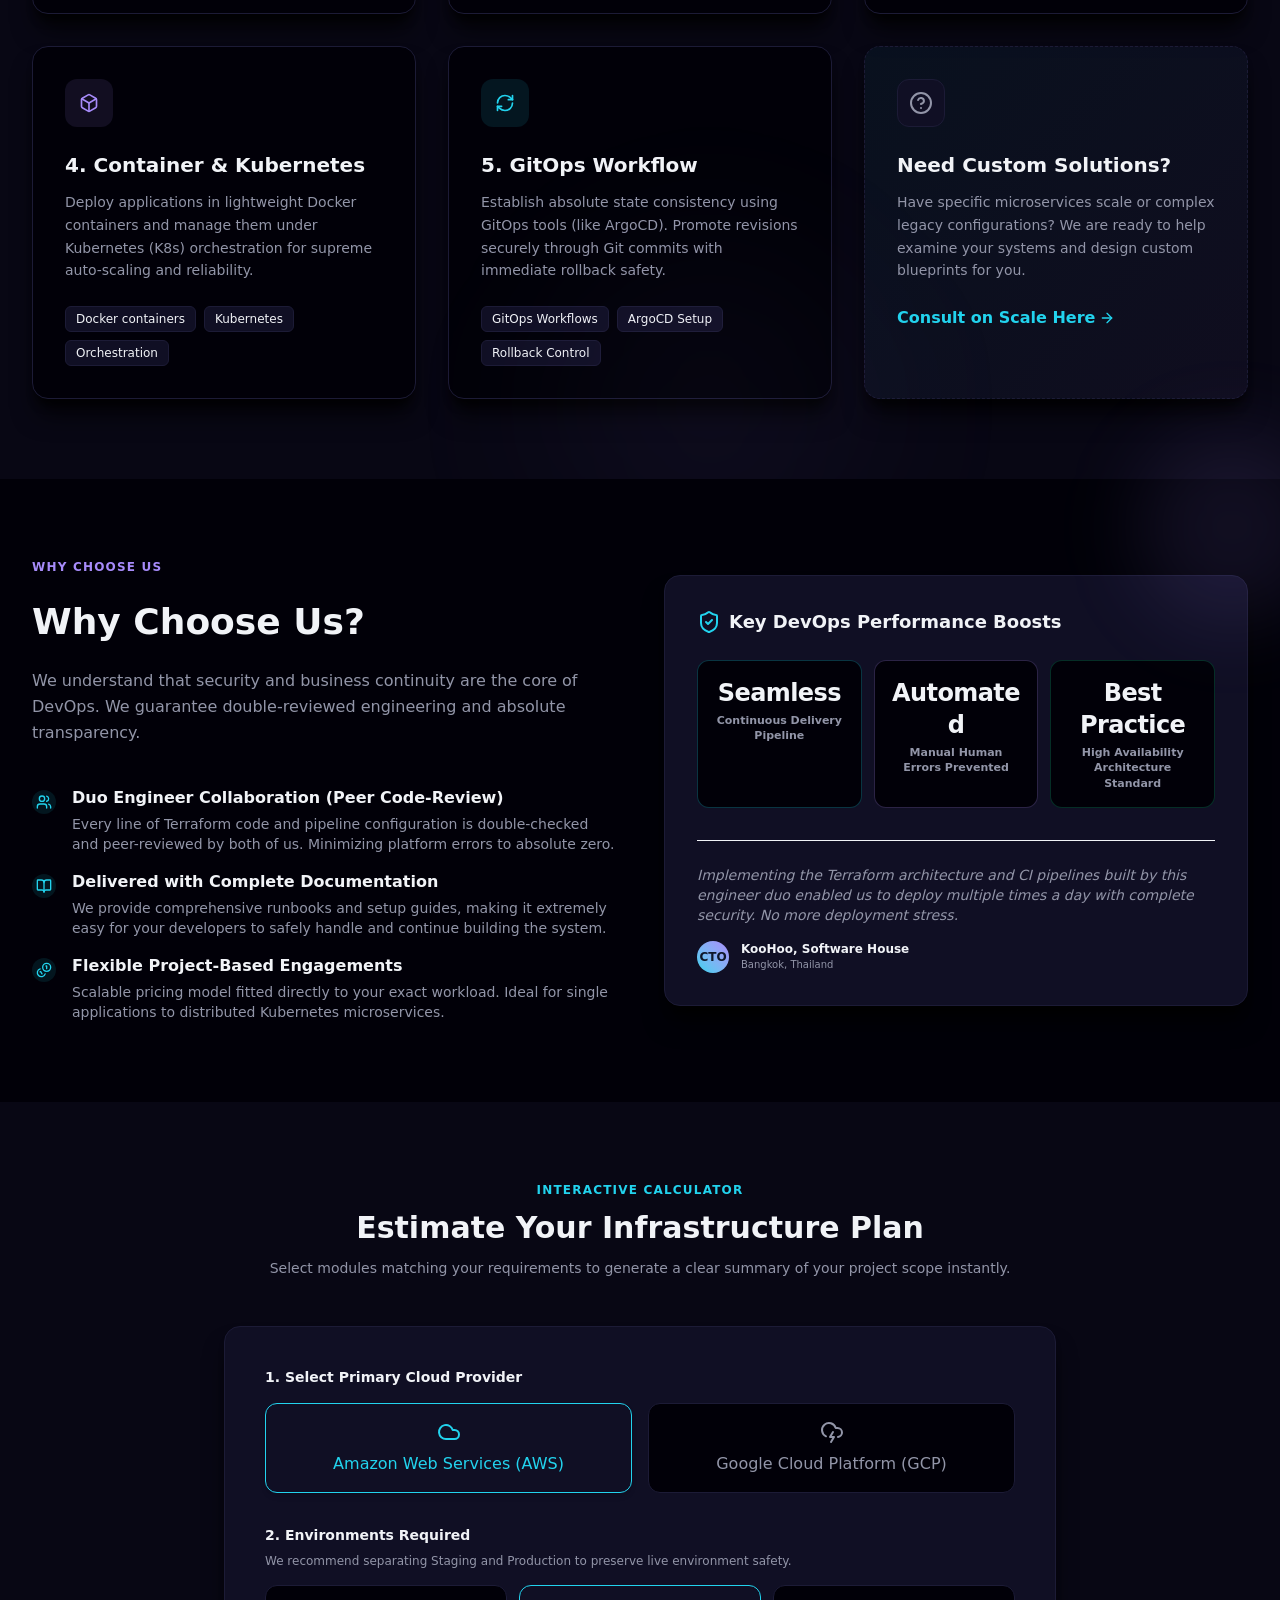
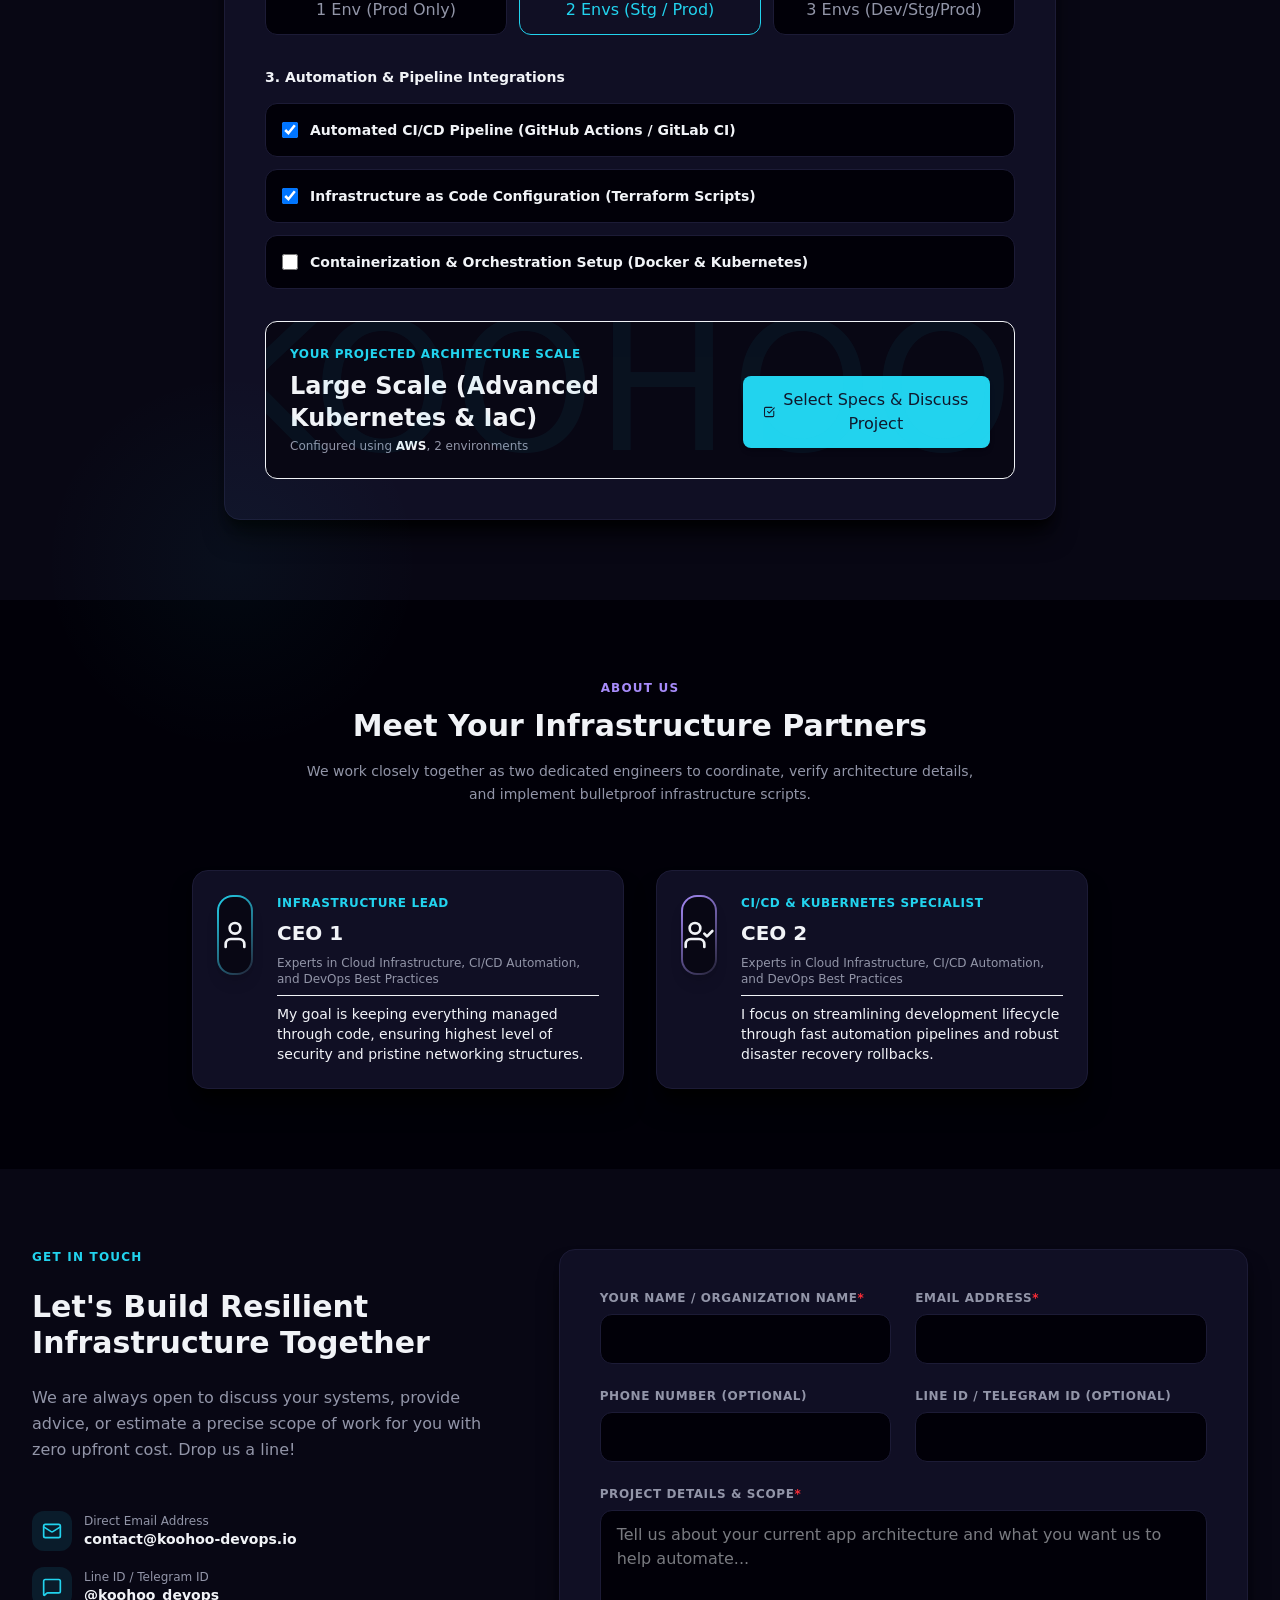
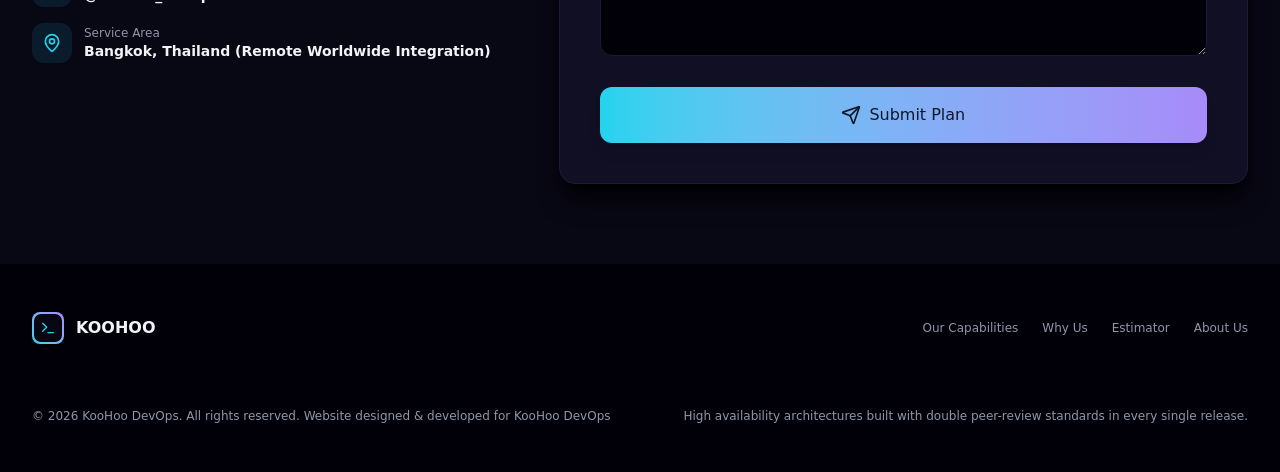
<file: out/index.html>
<!DOCTYPE html><html lang="th" class="sarabun_e84b1702-module__JiPrfa__variable roboto_41495b7b-module__G7fW1q__variable h-full antialiased"><head><meta charSet="utf-8"/><meta name="viewport" content="width=device-width, initial-scale=1"/><link rel="preload" href="/_next/static/media/0bbfe7d70ca362ab-s.p.18qb6f14hcpif.woff2" as="font" crossorigin="" type="font/woff2"/><link rel="preload" href="/_next/static/media/22d7e241aeb09639-s.p.33ndw2snxq3le.woff2" as="font" crossorigin="" type="font/woff2"/><link rel="preload" href="/_next/static/media/3836391c10060ce4-s.p.2ub5ob4yff_mt.woff2" as="font" crossorigin="" type="font/woff2"/><link rel="preload" href="/_next/static/media/58fcc4ad15255874-s.p.023jaxb4i0-q4.woff2" as="font" crossorigin="" type="font/woff2"/><link rel="preload" href="/_next/static/media/6281857f0573b169-s.p.2ggoighzpvw-e.woff2" as="font" crossorigin="" type="font/woff2"/><link rel="preload" href="/_next/static/media/a0529e96a7862c0d-s.p.3w1e23hf7mhof.woff2" as="font" crossorigin="" type="font/woff2"/><link rel="preload" href="/_next/static/media/a19976a16d351e92-s.p.41_1bbhnqcn3l.woff2" as="font" crossorigin="" type="font/woff2"/><link rel="preload" href="/_next/static/media/bcc136e7df79ae49-s.p.3vvwmya0_3z_s.woff2" as="font" crossorigin="" type="font/woff2"/><link rel="preload" href="/_next/static/media/ce62453a442c7f35-s.p.0a0h245ktd4x0.woff2" as="font" crossorigin="" type="font/woff2"/><link rel="preload" href="/_next/static/media/e12efafcac952e69-s.p.3gt1gw19188hm.woff2" as="font" crossorigin="" type="font/woff2"/><link rel="preload" href="/_next/static/media/e9ed0bc71a38d6c1-s.p.2m2jj329378-j.woff2" as="font" crossorigin="" type="font/woff2"/><link rel="stylesheet" href="/_next/static/chunks/1m03alaehscwi.css" data-precedence="next"/><link rel="preload" as="script" fetchPriority="low" href="/_next/static/chunks/1jq4o6yq14o4c.js"/><script src="/_next/static/chunks/2ckqm4grawju5.js" async=""></script><script src="/_next/static/chunks/3n7dm2ojtyzwn.js" async=""></script><script src="/_next/static/chunks/turbopack-31ti51afol85e.js" async=""></script><script src="/_next/static/chunks/158myu8e_yme3.js" async=""></script><script src="/_next/static/chunks/20m3jtuedod6m.js" async=""></script><meta name="next-size-adjust" content=""/><title>KooHoo DevOps | CI/CD, Terraform &amp; Cloud Specialists | คู่หูวิศวกร DevOps</title><meta name="description" content="KooHoo DevOps delivers cloud infrastructure, CI/CD automation, and Kubernetes GitOps solutions for startups, SMEs, and software teams."/><link rel="icon" href="/favicon.ico?favicon.2vob68tjqpejf.ico" sizes="256x256" type="image/x-icon"/><script src="/_next/static/chunks/0cz1d0mv5g_q7.js" noModule=""></script></head><body class="min-h-full flex flex-col"><div hidden=""><!--$--><!--/$--></div><div class="relative bg-[rgb(var(--bg-darker-raw))] text-[rgb(var(--text-primary-raw))] font-sans antialiased transition-colors duration-300"><div class="absolute top-0 left-1/4 w-96 h-96 bg-gradient-glow pointer-events-none z-0"></div><div class="absolute top-1/3 right-1/4 w-[500px] h-[500px] bg-[radial-gradient(circle_at_50%_50%,rgba(167,139,250,0.05)_0%,rgba(15,23,42,0)_70%)] blur-3xl pointer-events-none z-0"></div><div class="absolute bottom-1/4 left-10 w-96 h-96 bg-gradient-glow pointer-events-none z-0"></div><header class="fixed top-0 left-0 right-0 w-full z-50 border-b border-[rgba(var(--border-raw),0.5)] bg-[rgba(var(--bg-dark-raw),0.85)] backdrop-blur-md transition-colors duration-300"><div class="mx-auto flex max-w-7xl items-center justify-between px-4 py-5 sm:px-6 lg:px-8"><div class="flex items-center space-x-3"><div class="w-10 h-10 rounded-xl bg-gradient-to-tr from-[rgb(var(--brand-accent))] to-[rgb(var(--brand-violet))] p-[2px] shadow-lg shadow-[rgba(34,211,238,0.2)]"><div class="flex h-full w-full items-center justify-center rounded-[10px] bg-[rgb(var(--bg-dark-raw))] transition-colors"><svg xmlns="http://www.w3.org/2000/svg" width="24" height="24" viewBox="0 0 24 24" fill="none" stroke="currentColor" stroke-width="2" stroke-linecap="round" stroke-linejoin="round" class="lucide lucide-terminal w-5 h-5 text-[rgb(var(--brand-accent))]" aria-hidden="true"><path d="M12 19h8"></path><path d="m4 17 6-6-6-6"></path></svg></div></div><div><span class="font-[var(--font-tech)] text-xl font-bold tracking-tight text-[rgb(var(--text-primary-raw))]">KOO<span class="text-[rgb(var(--brand-accent))]">HOO</span></span><p class="-mt-1 text-[10px] uppercase tracking-wider text-[rgb(var(--text-secondary-raw))] font-[var(--font-tech)]">Duo Cloud &amp; DevOps Partners</p></div></div><nav class="hidden md:flex items-center space-x-6 lg:space-x-8"><a href="#services" class="text-sm font-medium text-[rgb(var(--text-secondary-raw))] hover:text-[rgb(var(--text-primary-raw))] transition-colors">Our Capabilities</a><a href="#why-us" class="text-sm font-medium text-[rgb(var(--text-secondary-raw))] hover:text-[rgb(var(--text-primary-raw))] transition-colors">Why Us</a><a href="#estimator" class="text-sm font-medium text-[rgb(var(--text-secondary-raw))] hover:text-[rgb(var(--text-primary-raw))] transition-colors">Estimator</a><a href="#about" class="text-sm font-medium text-[rgb(var(--text-secondary-raw))] hover:text-[rgb(var(--text-primary-raw))] transition-colors">About Us</a><button type="button" class="flex items-center gap-1.5 rounded-xl border border-[rgb(var(--border-raw))] px-2.5 py-2 text-xs font-bold text-[rgb(var(--text-secondary-raw))] hover:bg-[rgb(var(--bg-card-raw))] hover:text-[rgb(var(--brand-accent))] transition-all"><svg xmlns="http://www.w3.org/2000/svg" width="24" height="24" viewBox="0 0 24 24" fill="none" stroke="currentColor" stroke-width="2" stroke-linecap="round" stroke-linejoin="round" class="lucide lucide-globe w-4 h-4 text-[rgb(var(--brand-accent))]" aria-hidden="true"><circle cx="12" cy="12" r="10"></circle><path d="M12 2a14.5 14.5 0 0 0 0 20 14.5 14.5 0 0 0 0-20"></path><path d="M2 12h20"></path></svg><span>EN</span></button><button type="button" class="rounded-xl border border-[rgb(var(--border-raw))] p-2 text-[rgb(var(--text-secondary-raw))] hover:bg-[rgb(var(--bg-card-raw))] hover:text-[rgb(var(--brand-accent))] transition-all" aria-label="Toggle Theme"><svg xmlns="http://www.w3.org/2000/svg" width="24" height="24" viewBox="0 0 24 24" fill="none" stroke="currentColor" stroke-width="2" stroke-linecap="round" stroke-linejoin="round" class="lucide lucide-moon w-4 h-4 text-slate-200" aria-hidden="true"><path d="M20.985 12.486a9 9 0 1 1-9.473-9.472c.405-.022.617.46.402.803a6 6 0 0 0 8.268 8.268c.344-.215.825-.004.803.401"></path></svg></button><a href="#contact" class="inline-flex items-center justify-center rounded-xl bg-gradient-to-r from-[rgb(var(--brand-accent))] to-[rgb(var(--brand-violet))] px-4 py-2 text-sm font-semibold text-slate-900 shadow-lg transition-all duration-300 hover:brightness-110 hover:scale-[1.02]">Contact Now</a></nav><div class="flex items-center gap-3 md:hidden"><button type="button" class="rounded-xl border border-[rgb(var(--border-raw))] px-2.5 py-2 text-xs font-bold text-[rgb(var(--text-secondary-raw))] hover:text-[rgb(var(--brand-accent))] transition-all">EN</button><button type="button" class="rounded-xl border border-[rgb(var(--border-raw))] p-2 text-[rgb(var(--text-secondary-raw))] hover:text-[rgb(var(--brand-accent))] transition-all"><svg xmlns="http://www.w3.org/2000/svg" width="24" height="24" viewBox="0 0 24 24" fill="none" stroke="currentColor" stroke-width="2" stroke-linecap="round" stroke-linejoin="round" class="lucide lucide-moon w-4 h-4 text-slate-200" aria-hidden="true"><path d="M20.985 12.486a9 9 0 1 1-9.473-9.472c.405-.022.617.46.402.803a6 6 0 0 0 8.268 8.268c.344-.215.825-.004.803.401"></path></svg></button><button type="button" class="rounded-lg p-2 text-[rgb(var(--text-secondary-raw))] hover:bg-[rgb(var(--bg-card-raw))] hover:text-[rgb(var(--text-primary-raw))] transition-all"><svg xmlns="http://www.w3.org/2000/svg" width="24" height="24" viewBox="0 0 24 24" fill="none" stroke="currentColor" stroke-width="2" stroke-linecap="round" stroke-linejoin="round" class="lucide lucide-menu w-6 h-6" aria-hidden="true"><path d="M4 5h16"></path><path d="M4 12h16"></path><path d="M4 19h16"></path></svg></button></div></div></header><section class="relative overflow-x-hidden pt-28 pb-24 md:pt-36 md:pb-32 transition-colors duration-300"><div class="mx-auto max-w-7xl px-4 sm:px-6 lg:px-8 relative z-10"><div class="grid gap-12 lg:grid-cols-12 items-center"><div class="space-y-8 text-center lg:col-span-7 lg:text-left"><div class="inline-flex items-center gap-2 rounded-full border px-4 py-1.5 text-xs sm:text-sm font-semibold uppercase tracking-wider" style="background:linear-gradient(90deg, rgba(34,211,238,0.1), rgba(167,139,250,0.1));border-color:rgba(34,211,238,0.3);color:rgb(var(--brand-accent))"><span class="flex h-2 w-2 relative"><span class="absolute inline-flex h-full w-full rounded-full bg-[rgb(var(--brand-accent))] opacity-75 animate-ping"></span><span class="relative inline-flex h-2 w-2 rounded-full bg-[rgb(var(--brand-accent))]"></span></span><span>Ready for Project-Based / Outsourcing</span></div><h1 class="text-4xl font-extrabold leading-tight text-[rgb(var(--text-primary-raw))] sm:text-5xl lg:text-6xl font-[var(--font-tech)]">Elevating Cloud &amp;<!-- --> <br/><span class="text-gradient">DevOps with KooHoo Duo</span></h1><p class="mx-auto max-w-2xl text-base leading-relaxed text-[rgb(var(--text-secondary-raw))] lg:mx-0 sm:text-lg">Hello! We are a dedicated DevOps Engineer duo partnering directly with companies. We design, provision, and automate modern infrastructure for Startups, SMEs, and Software Houses to deliver stable, secure platforms and faster deployments.</p><div class="flex flex-col items-center justify-center gap-4 pt-4 sm:flex-row lg:justify-start"><a href="#contact" class="inline-flex items-center justify-center rounded-xl bg-gradient-to-r from-[rgb(var(--brand-accent))] to-[rgb(var(--brand-violet))] px-8 py-4 text-base font-bold text-slate-900 shadow-lg transition-all duration-300 hover:brightness-110 hover:scale-[1.02]"><svg xmlns="http://www.w3.org/2000/svg" width="24" height="24" viewBox="0 0 24 24" fill="none" stroke="currentColor" stroke-width="2" stroke-linecap="round" stroke-linejoin="round" class="lucide lucide-send w-5 h-5 mr-2" aria-hidden="true"><path d="M14.536 21.686a.5.5 0 0 0 .937-.024l6.5-19a.496.496 0 0 0-.635-.635l-19 6.5a.5.5 0 0 0-.024.937l7.93 3.18a2 2 0 0 1 1.112 1.11z"></path><path d="m21.854 2.147-10.94 10.939"></path></svg>Discuss Your Architecture</a><a href="#services" class="inline-flex items-center justify-center rounded-xl border border-[rgb(var(--border-raw))] bg-[rgb(var(--bg-card-raw))] px-8 py-4 text-base font-semibold text-[rgb(var(--text-primary-raw))] transition-all duration-300 shadow-brand hover:bg-[rgb(var(--bg-dark-raw))]/80">Browse Our Capabilities</a></div><div class="pt-8 border-t border-[rgba(var(--border-raw),0.6)]"><p class="mb-4 text-xs font-semibold uppercase tracking-wider text-[rgb(var(--text-secondary-raw))]">Technologies &amp; Cloud Ecosystems We Master</p><div class="flex flex-wrap justify-center gap-4 text-sm text-[rgb(var(--text-secondary-raw))] lg:justify-start sm:gap-6"><span class="flex items-center gap-1.5 rounded-lg border border-[rgb(var(--border-raw))] bg-[rgb(var(--bg-card-raw))] px-3 py-1.5 font-bold text-[rgb(var(--text-primary-raw))]"><svg xmlns="http://www.w3.org/2000/svg" width="24" height="24" viewBox="0 0 24 24" fill="none" stroke="currentColor" stroke-width="2" stroke-linecap="round" stroke-linejoin="round" class="lucide lucide-cloud w-4 h-4 text-[#FF9900]" aria-hidden="true"><path d="M17.5 19H9a7 7 0 1 1 6.71-9h1.79a4.5 4.5 0 1 1 0 9Z"></path></svg> AWS</span><span class="flex items-center gap-1.5 rounded-lg border border-[rgb(var(--border-raw))] bg-[rgb(var(--bg-card-raw))] px-3 py-1.5 font-bold text-[rgb(var(--text-primary-raw))]"><svg xmlns="http://www.w3.org/2000/svg" width="24" height="24" viewBox="0 0 24 24" fill="none" stroke="currentColor" stroke-width="2" stroke-linecap="round" stroke-linejoin="round" class="lucide lucide-cloud-lightning w-4 h-4 text-[#4285F4]" aria-hidden="true"><path d="M6 16.326A7 7 0 1 1 15.71 8h1.79a4.5 4.5 0 0 1 .5 8.973"></path><path d="m13 12-3 5h4l-3 5"></path></svg> GCP</span><span class="flex items-center gap-1.5 rounded-lg border border-[rgb(var(--border-raw))] bg-[rgb(var(--bg-card-raw))] px-3 py-1.5 font-bold text-[rgb(var(--text-primary-raw))]"><svg xmlns="http://www.w3.org/2000/svg" width="24" height="24" viewBox="0 0 24 24" fill="none" stroke="currentColor" stroke-width="2" stroke-linecap="round" stroke-linejoin="round" class="lucide lucide-box w-4 h-4 text-[#2496ED]" aria-hidden="true"><path d="M21 8a2 2 0 0 0-1-1.73l-7-4a2 2 0 0 0-2 0l-7 4A2 2 0 0 0 3 8v8a2 2 0 0 0 1 1.73l7 4a2 2 0 0 0 2 0l7-4A2 2 0 0 0 21 16Z"></path><path d="m3.3 7 8.7 5 8.7-5"></path><path d="M12 22V12"></path></svg> Docker</span><span class="flex items-center gap-1.5 rounded-lg border border-[rgb(var(--border-raw))] bg-[rgb(var(--bg-card-raw))] px-3 py-1.5 font-bold text-[rgb(var(--text-primary-raw))]"><svg xmlns="http://www.w3.org/2000/svg" width="24" height="24" viewBox="0 0 24 24" fill="none" stroke="currentColor" stroke-width="2" stroke-linecap="round" stroke-linejoin="round" class="lucide lucide-cpu w-4 h-4 text-[#326CE5]" aria-hidden="true"><path d="M12 20v2"></path><path d="M12 2v2"></path><path d="M17 20v2"></path><path d="M17 2v2"></path><path d="M2 12h2"></path><path d="M2 17h2"></path><path d="M2 7h2"></path><path d="M20 12h2"></path><path d="M20 17h2"></path><path d="M20 7h2"></path><path d="M7 20v2"></path><path d="M7 2v2"></path><rect x="4" y="4" width="16" height="16" rx="2"></rect><rect x="8" y="8" width="8" height="8" rx="1"></rect></svg> Kubernetes</span><span class="flex items-center gap-1.5 rounded-lg border border-[rgb(var(--border-raw))] bg-[rgb(var(--bg-card-raw))] px-3 py-1.5 font-bold text-[rgb(var(--text-primary-raw))]"><svg xmlns="http://www.w3.org/2000/svg" width="24" height="24" viewBox="0 0 24 24" fill="none" stroke="currentColor" stroke-width="2" stroke-linecap="round" stroke-linejoin="round" class="lucide lucide-git-branch w-4 h-4 text-[#F05032]" aria-hidden="true"><path d="M15 6a9 9 0 0 0-9 9V3"></path><circle cx="18" cy="6" r="3"></circle><circle cx="6" cy="18" r="3"></circle></svg> GitOps</span></div></div></div><div class="relative mt-8 lg:col-span-5 lg:mt-0"><div class="relative mx-auto max-w-[460px] overflow-hidden rounded-2xl border border-[rgb(30,41,59)] bg-[rgb(15,23,42)] p-6 shadow-2xl"><div class="mb-4 flex flex-col gap-2 border-b border-[rgb(30,41,59)] pb-4 sm:flex-row sm:items-center sm:justify-between"><div class="flex items-center gap-1.5"><span class="h-3 w-3 rounded-full bg-red-500/80"></span><span class="h-3 w-3 rounded-full bg-yellow-500/80"></span><span class="h-3 w-3 rounded-full bg-emerald-500/80"></span></div><div class="flex gap-1 rounded-lg bg-[rgb(15,23,42)] p-1 text-[11px] font-[var(--font-tech)]"><button class="rounded px-2.5 py-1 text-[rgb(var(--brand-accent))] font-bold">Terraform</button><button class="rounded px-2.5 py-1 text-[rgb(var(--brand-violet))]">CI/CD Pipeline</button><button class="rounded px-2.5 py-1 text-emerald-400">K8s GitOps</button></div></div><div class="min-h-[220px] space-y-2.5 overflow-x-auto text-xs sm:text-sm text-[rgb(var(--bg-card-raw))] font-[var(--font-tech)]"><p class="text-slate-500">// Infrastructure-as-code for High Availability</p><p class="text-purple-400">module <span class="text-amber-300">&quot;koohoo_platform&quot;</span> <!-- -->{</p><p class="pl-4 text-slate-400">source = <span class="text-emerald-400">&quot;./modules/cloud-infrastructure&quot;</span></p><p class="pl-4 text-slate-400">provider_region = <span class="text-emerald-400">&quot;ap-southeast-1&quot;</span></p><p class="pl-4 text-[rgb(var(--brand-accent))]">engineers_peer_review = <span class="text-pink-400">true</span></p><p class="pl-4 text-[rgb(var(--brand-accent))]">environments = <span class="text-pink-400">[&quot;Staging&quot;, &quot;Production&quot;]</span></p><p class="pl-4 text-[rgb(var(--brand-accent))]">high_availability = <span class="text-pink-400">true</span></p><p class="text-purple-400">}</p><p class="text-slate-500">// Outputting state secure setup</p><p class="text-purple-400">output <span class="text-amber-300">&quot;secure_endpoints&quot;</span> <!-- -->{<!-- --> <span class="text-slate-400">...</span> <!-- -->}</p></div><div class="mt-6 rounded-xl border border-[rgb(30,41,59)] bg-[rgba(15,23,42,0.5)] p-3.5 space-y-2"><div class="flex items-center justify-between text-xs text-[rgb(var(--text-secondary-raw))]"><span class="font-semibold">KooHoo Peer-Review Pipeline Status</span><span class="flex items-center gap-1 font-bold text-[rgb(var(--brand-success))]"><span class="h-1.5 w-1.5 rounded-full bg-[rgb(var(--brand-success))] animate-pulse"></span> Active</span></div><div class="h-1.5 w-full overflow-hidden rounded-full bg-[rgb(15,23,42)]"><div class="h-full w-full rounded-full bg-gradient-to-r from-[rgb(var(--brand-accent))] to-[rgb(var(--brand-violet))]"></div></div><div class="flex justify-between text-[10px] text-[rgb(var(--text-secondary-raw))] font-[var(--font-tech)]"><span>Code Audit OK</span><span>Terraform Plan OK</span><span>GitOps Sync Active</span></div></div></div></div></div></div></section><section id="services" class="py-20 bg-[rgb(var(--bg-dark-raw))] transition-colors duration-300"><div class="mx-auto max-w-7xl px-4 sm:px-6 lg:px-8"><div class="mx-auto mb-16 max-w-3xl text-center"><h2 class="text-xs font-bold uppercase tracking-widest text-[rgb(var(--brand-accent))]">Our Capabilities</h2><p class="mt-3 text-3xl font-extrabold text-[rgb(var(--text-primary-raw))] sm:text-4xl">What We Build &amp; Deliver</p><p class="mt-4 text-base text-[rgb(var(--text-secondary-raw))] sm:text-lg">We take care of your backend operations end-to-end, from strategic layout design to continuous testing and production-ready deliveries.</p></div><div class="grid gap-8 md:grid-cols-2 lg:grid-cols-3"><div class="rounded-2xl border border-[rgb(var(--border-raw))] bg-[rgb(var(--bg-darker-raw))] p-8 shadow-brand transition-all duration-300 hover:-translate-y-1"><div class="mb-6 flex h-12 w-12 items-center justify-center rounded-xl bg-[rgb(var(--brand-accent))]/10 text-[rgb(var(--brand-accent))]"><svg xmlns="http://www.w3.org/2000/svg" width="24" height="24" viewBox="0 0 24 24" fill="none" stroke="currentColor" stroke-width="2" stroke-linecap="round" stroke-linejoin="round" class="lucide lucide-cloud w-5 h-5" aria-hidden="true"><path d="M17.5 19H9a7 7 0 1 1 6.71-9h1.79a4.5 4.5 0 1 1 0 9Z"></path></svg></div><h3 class="mb-3 text-xl font-bold text-[rgb(var(--text-primary-raw))]">1. Setup &amp; Configure Cloud</h3><p class="mb-4 text-sm leading-relaxed text-[rgb(var(--text-secondary-raw))]">Setup and configure major cloud solutions (AWS / GCP) aligned perfectly with global security practices, VPC networking, storage, and IAM systems.</p><div class="flex flex-wrap gap-2 pt-2 text-xs"><span class="rounded-md border border-[rgb(var(--border-raw))] bg-[rgb(var(--bg-card-raw))] px-2.5 py-1 text-[rgb(var(--text-primary-raw))] font-[var(--font-tech)]">AWS setup</span><span class="rounded-md border border-[rgb(var(--border-raw))] bg-[rgb(var(--bg-card-raw))] px-2.5 py-1 text-[rgb(var(--text-primary-raw))] font-[var(--font-tech)]">GCP Setup</span><span class="rounded-md border border-[rgb(var(--border-raw))] bg-[rgb(var(--bg-card-raw))] px-2.5 py-1 text-[rgb(var(--text-primary-raw))] font-[var(--font-tech)]">Security Groups</span></div></div><div class="rounded-2xl border border-[rgb(var(--border-raw))] bg-[rgb(var(--bg-darker-raw))] p-8 shadow-brand transition-all duration-300 hover:-translate-y-1"><div class="mb-6 flex h-12 w-12 items-center justify-center rounded-xl bg-[rgb(var(--brand-violet))]/10 text-[rgb(var(--brand-violet))]"><svg xmlns="http://www.w3.org/2000/svg" width="24" height="24" viewBox="0 0 24 24" fill="none" stroke="currentColor" stroke-width="2" stroke-linecap="round" stroke-linejoin="round" class="lucide lucide-code w-5 h-5" aria-hidden="true"><path d="m16 18 6-6-6-6"></path><path d="m8 6-6 6 6 6"></path></svg></div><h3 class="mb-3 text-xl font-bold text-[rgb(var(--text-primary-raw))]">2. Infrastructure as Code (IaC)</h3><p class="mb-4 text-sm leading-relaxed text-[rgb(var(--text-secondary-raw))]">Control and provision identical cloud configurations via Terraform. Replicate or scale identical environments (Dev/Staging/Prod) quickly with version control.</p><div class="flex flex-wrap gap-2 pt-2 text-xs"><span class="rounded-md border border-[rgb(var(--border-raw))] bg-[rgb(var(--bg-card-raw))] px-2.5 py-1 text-[rgb(var(--text-primary-raw))] font-[var(--font-tech)]">Terraform</span><span class="rounded-md border border-[rgb(var(--border-raw))] bg-[rgb(var(--bg-card-raw))] px-2.5 py-1 text-[rgb(var(--text-primary-raw))] font-[var(--font-tech)]">IaC Code</span><span class="rounded-md border border-[rgb(var(--border-raw))] bg-[rgb(var(--bg-card-raw))] px-2.5 py-1 text-[rgb(var(--text-primary-raw))] font-[var(--font-tech)]">Modular Scripts</span></div></div><div class="rounded-2xl border border-[rgb(var(--border-raw))] bg-[rgb(var(--bg-darker-raw))] p-8 shadow-brand transition-all duration-300 hover:-translate-y-1"><div class="mb-6 flex h-12 w-12 items-center justify-center rounded-xl bg-[rgb(var(--brand-accent))]/10 text-[rgb(var(--brand-accent))]"><svg xmlns="http://www.w3.org/2000/svg" width="24" height="24" viewBox="0 0 24 24" fill="none" stroke="currentColor" stroke-width="2" stroke-linecap="round" stroke-linejoin="round" class="lucide lucide-git-commit-horizontal w-5 h-5" aria-hidden="true"><circle cx="12" cy="12" r="3"></circle><line x1="3" x2="9" y1="12" y2="12"></line><line x1="15" x2="21" y1="12" y2="12"></line></svg></div><h3 class="mb-3 text-xl font-bold text-[rgb(var(--text-primary-raw))]">3. CI/CD Pipeline Automation</h3><p class="mb-4 text-sm leading-relaxed text-[rgb(var(--text-secondary-raw))]">Build lightning-fast automated build and deploy pipelines using GitHub Actions / GitLab CI. Run testing, dockerize projects, and deploy seamlessly.</p><div class="flex flex-wrap gap-2 pt-2 text-xs"><span class="rounded-md border border-[rgb(var(--border-raw))] bg-[rgb(var(--bg-card-raw))] px-2.5 py-1 text-[rgb(var(--text-primary-raw))] font-[var(--font-tech)]">GitHub Actions</span><span class="rounded-md border border-[rgb(var(--border-raw))] bg-[rgb(var(--bg-card-raw))] px-2.5 py-1 text-[rgb(var(--text-primary-raw))] font-[var(--font-tech)]">GitLab CI</span><span class="rounded-md border border-[rgb(var(--border-raw))] bg-[rgb(var(--bg-card-raw))] px-2.5 py-1 text-[rgb(var(--text-primary-raw))] font-[var(--font-tech)]">Automated Tests</span></div></div><div class="rounded-2xl border border-[rgb(var(--border-raw))] bg-[rgb(var(--bg-darker-raw))] p-8 shadow-brand transition-all duration-300 hover:-translate-y-1"><div class="mb-6 flex h-12 w-12 items-center justify-center rounded-xl bg-[rgb(var(--brand-violet))]/10 text-[rgb(var(--brand-violet))]"><svg xmlns="http://www.w3.org/2000/svg" width="24" height="24" viewBox="0 0 24 24" fill="none" stroke="currentColor" stroke-width="2" stroke-linecap="round" stroke-linejoin="round" class="lucide lucide-box w-5 h-5" aria-hidden="true"><path d="M21 8a2 2 0 0 0-1-1.73l-7-4a2 2 0 0 0-2 0l-7 4A2 2 0 0 0 3 8v8a2 2 0 0 0 1 1.73l7 4a2 2 0 0 0 2 0l7-4A2 2 0 0 0 21 16Z"></path><path d="m3.3 7 8.7 5 8.7-5"></path><path d="M12 22V12"></path></svg></div><h3 class="mb-3 text-xl font-bold text-[rgb(var(--text-primary-raw))]">4. Container &amp; Kubernetes</h3><p class="mb-4 text-sm leading-relaxed text-[rgb(var(--text-secondary-raw))]">Deploy applications in lightweight Docker containers and manage them under Kubernetes (K8s) orchestration for supreme auto-scaling and reliability.</p><div class="flex flex-wrap gap-2 pt-2 text-xs"><span class="rounded-md border border-[rgb(var(--border-raw))] bg-[rgb(var(--bg-card-raw))] px-2.5 py-1 text-[rgb(var(--text-primary-raw))] font-[var(--font-tech)]">Docker containers</span><span class="rounded-md border border-[rgb(var(--border-raw))] bg-[rgb(var(--bg-card-raw))] px-2.5 py-1 text-[rgb(var(--text-primary-raw))] font-[var(--font-tech)]">Kubernetes</span><span class="rounded-md border border-[rgb(var(--border-raw))] bg-[rgb(var(--bg-card-raw))] px-2.5 py-1 text-[rgb(var(--text-primary-raw))] font-[var(--font-tech)]">Orchestration</span></div></div><div class="rounded-2xl border border-[rgb(var(--border-raw))] bg-[rgb(var(--bg-darker-raw))] p-8 shadow-brand transition-all duration-300 hover:-translate-y-1"><div class="mb-6 flex h-12 w-12 items-center justify-center rounded-xl bg-[rgb(var(--brand-accent))]/10 text-[rgb(var(--brand-accent))]"><svg xmlns="http://www.w3.org/2000/svg" width="24" height="24" viewBox="0 0 24 24" fill="none" stroke="currentColor" stroke-width="2" stroke-linecap="round" stroke-linejoin="round" class="lucide lucide-refresh-cw w-5 h-5" aria-hidden="true"><path d="M3 12a9 9 0 0 1 9-9 9.75 9.75 0 0 1 6.74 2.74L21 8"></path><path d="M21 3v5h-5"></path><path d="M21 12a9 9 0 0 1-9 9 9.75 9.75 0 0 1-6.74-2.74L3 16"></path><path d="M8 16H3v5"></path></svg></div><h3 class="mb-3 text-xl font-bold text-[rgb(var(--text-primary-raw))]">5. GitOps Workflow</h3><p class="mb-4 text-sm leading-relaxed text-[rgb(var(--text-secondary-raw))]">Establish absolute state consistency using GitOps tools (like ArgoCD). Promote revisions securely through Git commits with immediate rollback safety.</p><div class="flex flex-wrap gap-2 pt-2 text-xs"><span class="rounded-md border border-[rgb(var(--border-raw))] bg-[rgb(var(--bg-card-raw))] px-2.5 py-1 text-[rgb(var(--text-primary-raw))] font-[var(--font-tech)]">GitOps Workflows</span><span class="rounded-md border border-[rgb(var(--border-raw))] bg-[rgb(var(--bg-card-raw))] px-2.5 py-1 text-[rgb(var(--text-primary-raw))] font-[var(--font-tech)]">ArgoCD Setup</span><span class="rounded-md border border-[rgb(var(--border-raw))] bg-[rgb(var(--bg-card-raw))] px-2.5 py-1 text-[rgb(var(--text-primary-raw))] font-[var(--font-tech)]">Rollback Control</span></div></div><div class="rounded-2xl border border-dashed border-[rgb(var(--border-raw))] bg-[linear-gradient(135deg,rgba(34,211,238,0.05),rgba(167,139,250,0.05))] p-8 shadow-brand transition-all duration-300 hover:border-[rgb(var(--brand-accent))]"><div class="mb-6 flex h-12 w-12 items-center justify-center rounded-xl border border-[rgb(var(--border-raw))] bg-[rgb(var(--bg-card-raw))] text-[rgb(var(--text-secondary-raw))]"><svg xmlns="http://www.w3.org/2000/svg" width="24" height="24" viewBox="0 0 24 24" fill="none" stroke="currentColor" stroke-width="2" stroke-linecap="round" stroke-linejoin="round" class="lucide lucide-circle-question-mark w-6 h-6" aria-hidden="true"><circle cx="12" cy="12" r="10"></circle><path d="M9.09 9a3 3 0 0 1 5.83 1c0 2-3 3-3 3"></path><path d="M12 17h.01"></path></svg></div><h3 class="mb-3 text-xl font-bold text-[rgb(var(--text-primary-raw))]">Need Custom Solutions?</h3><p class="text-sm leading-relaxed text-[rgb(var(--text-secondary-raw))]">Have specific microservices scale or complex legacy configurations? We are ready to help examine your systems and design custom blueprints for you.</p><a href="#contact" class="mt-6 inline-flex items-center gap-1 text-[rgb(var(--brand-accent))] font-semibold hover:text-[rgb(var(--brand-violet))] transition-colors">Consult on Scale Here<svg xmlns="http://www.w3.org/2000/svg" width="24" height="24" viewBox="0 0 24 24" fill="none" stroke="currentColor" stroke-width="2" stroke-linecap="round" stroke-linejoin="round" class="lucide lucide-arrow-right w-4 h-4" aria-hidden="true"><path d="M5 12h14"></path><path d="m12 5 7 7-7 7"></path></svg></a></div></div></div></section><section id="why-us" class="py-20 bg-[rgb(var(--bg-darker-raw))] relative transition-colors duration-300"><div class="mx-auto max-w-7xl px-4 sm:px-6 lg:px-8"><div class="grid gap-12 lg:grid-cols-12 items-center"><div class="lg:col-span-6 space-y-6"><h2 class="text-xs font-bold uppercase tracking-widest text-[rgb(var(--brand-violet))]">Why Choose Us</h2><p class="text-3xl font-extrabold leading-tight text-[rgb(var(--text-primary-raw))] sm:text-4xl">Why Choose Us?</p><p class="text-[rgb(var(--text-secondary-raw))] leading-relaxed">We understand that security and business continuity are the core of DevOps. We guarantee double-reviewed engineering and absolute transparency.</p><div class="space-y-4 pt-4"><div class="flex items-start gap-4"><div class="flex h-6 w-6 items-center justify-center rounded-full bg-[rgba(34,211,238,0.1)] text-[rgb(var(--brand-accent))] mt-1 shrink-0"><svg xmlns="http://www.w3.org/2000/svg" width="24" height="24" viewBox="0 0 24 24" fill="none" stroke="currentColor" stroke-width="2" stroke-linecap="round" stroke-linejoin="round" class="lucide lucide-users w-4 h-4" aria-hidden="true"><path d="M16 21v-2a4 4 0 0 0-4-4H6a4 4 0 0 0-4 4v2"></path><path d="M16 3.128a4 4 0 0 1 0 7.744"></path><path d="M22 21v-2a4 4 0 0 0-3-3.87"></path><circle cx="9" cy="7" r="4"></circle></svg></div><div><h4 class="text-base font-bold text-[rgb(var(--text-primary-raw))]">Duo Engineer Collaboration (Peer Code-Review)</h4><p class="mt-1 text-sm text-[rgb(var(--text-secondary-raw))]">Every line of Terraform code and pipeline configuration is double-checked and peer-reviewed by both of us. Minimizing platform errors to absolute zero.</p></div></div><div class="flex items-start gap-4"><div class="flex h-6 w-6 items-center justify-center rounded-full bg-[rgba(34,211,238,0.1)] text-[rgb(var(--brand-accent))] mt-1 shrink-0"><svg xmlns="http://www.w3.org/2000/svg" width="24" height="24" viewBox="0 0 24 24" fill="none" stroke="currentColor" stroke-width="2" stroke-linecap="round" stroke-linejoin="round" class="lucide lucide-book-open w-4 h-4" aria-hidden="true"><path d="M12 7v14"></path><path d="M3 18a1 1 0 0 1-1-1V4a1 1 0 0 1 1-1h5a4 4 0 0 1 4 4 4 4 0 0 1 4-4h5a1 1 0 0 1 1 1v13a1 1 0 0 1-1 1h-6a3 3 0 0 0-3 3 3 3 0 0 0-3-3z"></path></svg></div><div><h4 class="text-base font-bold text-[rgb(var(--text-primary-raw))]">Delivered with Complete Documentation</h4><p class="mt-1 text-sm text-[rgb(var(--text-secondary-raw))]">We provide comprehensive runbooks and setup guides, making it extremely easy for your developers to safely handle and continue building the system.</p></div></div><div class="flex items-start gap-4"><div class="flex h-6 w-6 items-center justify-center rounded-full bg-[rgba(34,211,238,0.1)] text-[rgb(var(--brand-accent))] mt-1 shrink-0"><svg xmlns="http://www.w3.org/2000/svg" width="24" height="24" viewBox="0 0 24 24" fill="none" stroke="currentColor" stroke-width="2" stroke-linecap="round" stroke-linejoin="round" class="lucide lucide-coins w-4 h-4" aria-hidden="true"><path d="M13.744 17.736a6 6 0 1 1-7.48-7.48"></path><path d="M15 6h1v4"></path><path d="m6.134 14.768.866-.5 2 3.464"></path><circle cx="16" cy="8" r="6"></circle></svg></div><div><h4 class="text-base font-bold text-[rgb(var(--text-primary-raw))]">Flexible Project-Based Engagements</h4><p class="mt-1 text-sm text-[rgb(var(--text-secondary-raw))]">Scalable pricing model fitted directly to your exact workload. Ideal for single applications to distributed Kubernetes microservices.</p></div></div></div></div><div class="lg:col-span-6 overflow-hidden rounded-2xl border border-[rgb(var(--border-raw))] bg-[rgb(var(--bg-card-raw))] p-8 shadow-brand"><div class="absolute -top-12 -right-12 h-48 w-48 rounded-full bg-[rgba(167,139,250,0.1)] blur-2xl"></div><h3 class="mb-6 flex items-center gap-2 text-lg font-bold text-[rgb(var(--text-primary-raw))]"><svg xmlns="http://www.w3.org/2000/svg" width="24" height="24" viewBox="0 0 24 24" fill="none" stroke="currentColor" stroke-width="2" stroke-linecap="round" stroke-linejoin="round" class="lucide lucide-shield-check text-[rgb(var(--brand-accent))]" aria-hidden="true"><path d="M20 13c0 5-3.5 7.5-7.66 8.95a1 1 0 0 1-.67-.01C7.5 20.5 4 18 4 13V6a1 1 0 0 1 1-1c2 0 4.5-1.2 6.24-2.72a1.17 1.17 0 0 1 1.52 0C14.51 3.81 17 5 19 5a1 1 0 0 1 1 1z"></path><path d="m9 12 2 2 4-4"></path></svg> <!-- -->Key DevOps Performance Boosts</h3><div class="grid gap-3 grid-cols-1 sm:grid-cols-3 font-[var(--font-tech)]"><div class="rounded-xl border p-4 text-center break-words overflow-hidden min-w-0" style="border-color:rgba(34,211,238,0.25);background-color:rgb(var(--bg-darker-raw))"><span class="mb-1 block text-center text-lg sm:text-xl md:text-2xl font-black tracking-tight text-[rgb(var(--text-primary-raw))]">Seamless</span><span class="block text-[11px] font-bold leading-snug text-[rgb(var(--text-secondary-raw))]">Continuous Delivery Pipeline</span></div><div class="rounded-xl border p-4 text-center break-words overflow-hidden min-w-0" style="border-color:rgba(167,139,250,0.25);background-color:rgb(var(--bg-darker-raw))"><span class="mb-1 block text-center text-lg sm:text-xl md:text-2xl font-black tracking-tight text-[rgb(var(--text-primary-raw))]">Automated</span><span class="block text-[11px] font-bold leading-snug text-[rgb(var(--text-secondary-raw))]">Manual Human Errors Prevented</span></div><div class="rounded-xl border p-4 text-center break-words overflow-hidden min-w-0" style="border-color:rgba(16,185,129,0.25);background-color:rgb(var(--bg-darker-raw))"><span class="mb-1 block text-center text-lg sm:text-xl md:text-2xl font-black tracking-tight text-[rgb(var(--text-primary-raw))]">Best Practice</span><span class="block text-[11px] font-bold leading-snug text-[rgb(var(--text-secondary-raw))]">High Availability Architecture Standard</span></div></div><div class="mt-8 border-t border-[rgba(var(--border-raw),0.6)] pt-6"><p class="text-sm italic text-[rgb(var(--text-secondary-raw))]">Implementing the Terraform architecture and CI pipelines built by this engineer duo enabled us to deploy multiple times a day with complete security. No more deployment stress.</p><div class="mt-4 flex items-center gap-3"><div class="flex h-8 w-8 items-center justify-center rounded-full bg-gradient-to-tr from-[rgb(var(--brand-accent))] to-[rgb(var(--brand-violet))] text-xs font-bold text-slate-900">CTO</div><div><p class="text-xs font-bold text-[rgb(var(--text-primary-raw))]">KooHoo, Software House</p><p class="text-[10px] text-[rgb(var(--text-secondary-raw))]">Bangkok, Thailand</p></div></div></div></div></div></div></section><section id="estimator" class="py-20 bg-[rgb(var(--bg-dark-raw))] transition-colors duration-300"><div class="mx-auto max-w-4xl px-4 sm:px-6 lg:px-8"><div class="text-center mb-12"><h2 class="text-xs font-bold uppercase tracking-widest text-[rgb(var(--brand-accent))]">Interactive Calculator</h2><p class="mt-3 text-2xl font-extrabold text-[rgb(var(--text-primary-raw))] sm:text-3xl">Estimate Your Infrastructure Plan</p><p class="mt-3 text-sm text-[rgb(var(--text-secondary-raw))]">Select modules matching your requirements to generate a clear summary of your project scope instantly.</p></div><div class="rounded-2xl border border-[rgb(var(--border-raw))] bg-[rgb(var(--bg-card-raw))] p-6 shadow-brand sm:p-10"><div class="space-y-8"><div><label class="mb-4 block text-sm font-bold text-[rgb(var(--text-primary-raw))]">1. Select Primary Cloud Provider</label><div class="grid gap-4 sm:grid-cols-2"><button type="button" class="rounded-xl border px-4 py-4 text-center font-bold transition-all flex flex-col items-center justify-center gap-2 border-[rgb(var(--brand-accent))] bg-[rgba(var(--brand-accent),0.1)] text-[rgb(var(--brand-accent))] shadow-md"><svg xmlns="http://www.w3.org/2000/svg" width="24" height="24" viewBox="0 0 24 24" fill="none" stroke="currentColor" stroke-width="2" stroke-linecap="round" stroke-linejoin="round" class="lucide lucide-cloud w-6 h-6" aria-hidden="true"><path d="M17.5 19H9a7 7 0 1 1 6.71-9h1.79a4.5 4.5 0 1 1 0 9Z"></path></svg><span>Amazon Web Services (AWS)</span></button><button type="button" class="rounded-xl border px-4 py-4 text-center font-bold transition-all flex flex-col items-center justify-center gap-2 border-[rgb(var(--border-raw))] bg-[rgb(var(--bg-darker-raw))] text-[rgb(var(--text-secondary-raw))] hover:text-[rgb(var(--text-primary-raw))]"><svg xmlns="http://www.w3.org/2000/svg" width="24" height="24" viewBox="0 0 24 24" fill="none" stroke="currentColor" stroke-width="2" stroke-linecap="round" stroke-linejoin="round" class="lucide lucide-cloud-lightning w-6 h-6" aria-hidden="true"><path d="M6 16.326A7 7 0 1 1 15.71 8h1.79a4.5 4.5 0 0 1 .5 8.973"></path><path d="m13 12-3 5h4l-3 5"></path></svg><span>Google Cloud Platform (GCP)</span></button></div></div><div><label class="mb-2 block text-sm font-bold text-[rgb(var(--text-primary-raw))]">2. Environments Required</label><p class="mb-4 text-xs text-[rgb(var(--text-secondary-raw))]">We recommend separating Staging and Production to preserve live environment safety.</p><div class="grid gap-3 sm:grid-cols-3"><button type="button" class="rounded-xl border px-1 py-3 text-center text-xs sm:text-sm transition-all border-[rgb(var(--border-raw))] bg-[rgb(var(--bg-darker-raw))] text-[rgb(var(--text-secondary-raw))] hover:text-[rgb(var(--text-primary-raw))]">1 Env (Prod Only)</button><button type="button" class="rounded-xl border px-1 py-3 text-center text-xs sm:text-sm transition-all border-[rgb(var(--brand-accent))] bg-[rgba(var(--brand-accent),0.1)] text-[rgb(var(--brand-accent))] font-bold">2 Envs (Stg / Prod)</button><button type="button" class="rounded-xl border px-1 py-3 text-center text-xs sm:text-sm transition-all border-[rgb(var(--border-raw))] bg-[rgb(var(--bg-darker-raw))] text-[rgb(var(--text-secondary-raw))] hover:text-[rgb(var(--text-primary-raw))]">3 Envs (Dev/Stg/Prod)</button></div></div><div><label class="mb-4 block text-sm font-bold text-[rgb(var(--text-primary-raw))]">3. Automation &amp; Pipeline Integrations</label><div class="space-y-3"><label class="flex cursor-pointer items-center gap-3 rounded-xl border border-[rgb(var(--border-raw))] bg-[rgb(var(--bg-darker-raw))] p-4 text-[rgb(var(--text-primary-raw))] transition-colors hover:border-[rgb(var(--brand-accent))]"><input type="checkbox" class="h-4 w-4 rounded border-[rgb(var(--border-raw))] bg-[rgb(var(--bg-card-raw))] text-[rgb(var(--brand-accent))] focus:ring-0" checked=""/><span class="text-sm font-semibold text-[rgb(var(--text-primary-raw))]">Automated CI/CD Pipeline (GitHub Actions / GitLab CI)</span></label><label class="flex cursor-pointer items-center gap-3 rounded-xl border border-[rgb(var(--border-raw))] bg-[rgb(var(--bg-darker-raw))] p-4 text-[rgb(var(--text-primary-raw))] transition-colors hover:border-[rgb(var(--brand-accent))]"><input type="checkbox" class="h-4 w-4 rounded border-[rgb(var(--border-raw))] bg-[rgb(var(--bg-card-raw))] text-[rgb(var(--brand-accent))] focus:ring-0" checked=""/><span class="text-sm font-semibold text-[rgb(var(--text-primary-raw))]">Infrastructure as Code Configuration (Terraform Scripts)</span></label><label class="flex cursor-pointer items-center gap-3 rounded-xl border border-[rgb(var(--border-raw))] bg-[rgb(var(--bg-darker-raw))] p-4 text-[rgb(var(--text-primary-raw))] transition-colors hover:border-[rgb(var(--brand-accent))]"><input type="checkbox" class="h-4 w-4 rounded border-[rgb(var(--border-raw))] bg-[rgb(var(--bg-card-raw))] text-[rgb(var(--brand-accent))] focus:ring-0"/><span class="text-sm font-semibold text-[rgb(var(--text-primary-raw))]">Containerization &amp; Orchestration Setup (Docker &amp; Kubernetes)</span></label></div></div><div class="relative overflow-hidden rounded-xl border border-[rgba(var(--brand-accent),0.2)] bg-[rgb(var(--bg-dark-raw))] p-6"><div class="absolute right-0 bottom-0 select-none text-[180px] font-[var(--font-tech)] leading-none opacity-5 pointer-events-none text-[rgb(var(--brand-accent))]">KOOHOO</div><h4 class="mb-2 text-xs font-bold uppercase tracking-wider text-[rgb(var(--brand-accent))]">Your Projected Architecture Scale</h4><div class="flex flex-col gap-4 sm:flex-row sm:items-center sm:justify-between"><div><span class="block text-2xl font-bold text-[rgb(var(--text-primary-raw))]">Large Scale (Advanced Kubernetes &amp; IaC)</span><p class="mt-1 text-xs text-[rgb(var(--text-secondary-raw))]">Configured using<!-- --> <span class="font-bold text-[rgb(var(--text-primary-raw))]">AWS</span>, <!-- -->2<!-- --> <!-- -->environments</p></div><button type="button" class="inline-flex items-center justify-center rounded-lg bg-[rgb(var(--brand-accent))] px-5 py-3 text-xs font-bold text-slate-900 shadow-md transition-all hover:bg-[rgb(56,189,248)] hover:scale-[1.02]"><svg xmlns="http://www.w3.org/2000/svg" width="24" height="24" viewBox="0 0 24 24" fill="none" stroke="currentColor" stroke-width="2" stroke-linecap="round" stroke-linejoin="round" class="lucide lucide-square-check-big w-4 h-4 mr-1.5" aria-hidden="true"><path d="M21 10.656V19a2 2 0 0 1-2 2H5a2 2 0 0 1-2-2V5a2 2 0 0 1 2-2h12.344"></path><path d="m9 11 3 3L22 4"></path></svg>Select Specs &amp; Discuss Project</button></div></div></div></div></div></section><section id="about" class="py-20 bg-[rgb(var(--bg-darker-raw))] transition-colors duration-300"><div class="mx-auto max-w-7xl px-4 sm:px-6 lg:px-8"><div class="mx-auto mb-16 max-w-2xl text-center"><h2 class="text-xs font-bold uppercase tracking-widest text-[rgb(var(--brand-violet))]">About Us</h2><p class="mt-3 text-3xl font-extrabold text-[rgb(var(--text-primary-raw))]">Meet Your Infrastructure Partners</p><p class="mt-4 text-sm leading-relaxed text-[rgb(var(--text-secondary-raw))]">We work closely together as two dedicated engineers to coordinate, verify architecture details, and implement bulletproof infrastructure scripts.</p></div><div class="mx-auto grid max-w-4xl gap-8 md:grid-cols-2"><div class="flex flex-col gap-6 rounded-2xl border border-[rgb(var(--border-raw))] bg-[rgb(var(--bg-card-raw))] p-6 shadow-brand transition-all hover:border-[rgba(var(--brand-accent),0.4)] sm:flex-row sm:items-start"><div class="flex h-20 w-20 items-center justify-center rounded-2xl p-[2px] shadow-lg" style="background:linear-gradient(135deg, rgba(34,211,238,1), rgba(255,255,255,0.08))"><div class="flex h-full w-full items-center justify-center rounded-[14px] bg-[rgb(var(--bg-dark-raw))] transition-colors"><svg xmlns="http://www.w3.org/2000/svg" width="24" height="24" viewBox="0 0 24 24" fill="none" stroke="currentColor" stroke-width="2" stroke-linecap="round" stroke-linejoin="round" class="lucide lucide-user w-8 h-8" aria-hidden="true"><path d="M19 21v-2a4 4 0 0 0-4-4H9a4 4 0 0 0-4 4v2"></path><circle cx="12" cy="7" r="4"></circle></svg></div></div><div class="space-y-2 text-center sm:text-left"><span class="block text-xs font-bold uppercase tracking-wider text-[rgb(var(--brand-accent))] font-[var(--font-tech)]">Infrastructure Lead</span><h3 class="text-xl font-bold text-[rgb(var(--text-primary-raw))]">CEO 1</h3><p class="text-xs text-[rgb(var(--text-secondary-raw))]">Experts in Cloud Infrastructure, CI/CD Automation, and DevOps Best Practices</p><p class="border-t border-[rgba(var(--border-raw),0.4)] pt-2 text-sm text-[rgb(var(--text-primary-raw))]">My goal is keeping everything managed through code, ensuring highest level of security and pristine networking structures.</p></div></div><div class="flex flex-col gap-6 rounded-2xl border border-[rgb(var(--border-raw))] bg-[rgb(var(--bg-card-raw))] p-6 shadow-brand transition-all hover:border-[rgba(var(--brand-accent),0.4)] sm:flex-row sm:items-start"><div class="flex h-20 w-20 items-center justify-center rounded-2xl p-[2px] shadow-lg" style="background:linear-gradient(135deg, rgba(167,139,250,1), rgba(255,255,255,0.08))"><div class="flex h-full w-full items-center justify-center rounded-[14px] bg-[rgb(var(--bg-dark-raw))] transition-colors"><svg xmlns="http://www.w3.org/2000/svg" width="24" height="24" viewBox="0 0 24 24" fill="none" stroke="currentColor" stroke-width="2" stroke-linecap="round" stroke-linejoin="round" class="lucide lucide-user-check w-8 h-8" aria-hidden="true"><path d="m16 11 2 2 4-4"></path><path d="M16 21v-2a4 4 0 0 0-4-4H6a4 4 0 0 0-4 4v2"></path><circle cx="9" cy="7" r="4"></circle></svg></div></div><div class="space-y-2 text-center sm:text-left"><span class="block text-xs font-bold uppercase tracking-wider text-[rgb(var(--brand-accent))] font-[var(--font-tech)]">CI/CD &amp; Kubernetes Specialist</span><h3 class="text-xl font-bold text-[rgb(var(--text-primary-raw))]">CEO 2</h3><p class="text-xs text-[rgb(var(--text-secondary-raw))]">Experts in Cloud Infrastructure, CI/CD Automation, and DevOps Best Practices</p><p class="border-t border-[rgba(var(--border-raw),0.4)] pt-2 text-sm text-[rgb(var(--text-primary-raw))]">I focus on streamlining development lifecycle through fast automation pipelines and robust disaster recovery rollbacks.</p></div></div></div></div></section><section id="contact" class="py-20 bg-[rgb(var(--bg-dark-raw))] transition-colors duration-300"><div class="mx-auto max-w-7xl px-4 sm:px-6 lg:px-8"><div class="grid gap-12 lg:grid-cols-12"><div class="lg:col-span-5 space-y-6"><h2 class="text-xs font-bold uppercase tracking-widest text-[rgb(var(--brand-accent))]">Get In Touch</h2><p class="text-3xl font-extrabold text-[rgb(var(--text-primary-raw))]">Let&#x27;s Build Resilient Infrastructure Together</p><p class="text-[rgb(var(--text-secondary-raw))] leading-relaxed">We are always open to discuss your systems, provide advice, or estimate a precise scope of work for you with zero upfront cost. Drop us a line!</p><div class="space-y-4 pt-6"><div class="flex items-center gap-3 text-[rgb(var(--text-primary-raw))]"><div class="flex h-10 w-10 items-center justify-center rounded-xl bg-[rgba(34,211,238,0.1)] text-[rgb(var(--brand-accent))]"><svg xmlns="http://www.w3.org/2000/svg" width="24" height="24" viewBox="0 0 24 24" fill="none" stroke="currentColor" stroke-width="2" stroke-linecap="round" stroke-linejoin="round" class="lucide lucide-mail w-5 h-5" aria-hidden="true"><path d="m22 7-8.991 5.727a2 2 0 0 1-2.009 0L2 7"></path><rect x="2" y="4" width="20" height="16" rx="2"></rect></svg></div><div><p class="text-xs text-[rgb(var(--text-secondary-raw))]">Direct Email Address</p><p class="text-sm font-semibold font-[var(--font-tech)]">contact@koohoo-devops.io</p></div></div><div class="flex items-center gap-3 text-[rgb(var(--text-primary-raw))]"><div class="flex h-10 w-10 items-center justify-center rounded-xl bg-[rgba(34,211,238,0.1)] text-[rgb(var(--brand-accent))]"><svg xmlns="http://www.w3.org/2000/svg" width="24" height="24" viewBox="0 0 24 24" fill="none" stroke="currentColor" stroke-width="2" stroke-linecap="round" stroke-linejoin="round" class="lucide lucide-message-square w-5 h-5" aria-hidden="true"><path d="M22 17a2 2 0 0 1-2 2H6.828a2 2 0 0 0-1.414.586l-2.202 2.202A.71.71 0 0 1 2 21.286V5a2 2 0 0 1 2-2h16a2 2 0 0 1 2 2z"></path></svg></div><div><p class="text-xs text-[rgb(var(--text-secondary-raw))]">Line ID / Telegram ID</p><p class="text-sm font-semibold font-[var(--font-tech)]">@koohoo_devops</p></div></div><div class="flex items-center gap-3 text-[rgb(var(--text-primary-raw))]"><div class="flex h-10 w-10 items-center justify-center rounded-xl bg-[rgba(34,211,238,0.1)] text-[rgb(var(--brand-accent))]"><svg xmlns="http://www.w3.org/2000/svg" width="24" height="24" viewBox="0 0 24 24" fill="none" stroke="currentColor" stroke-width="2" stroke-linecap="round" stroke-linejoin="round" class="lucide lucide-map-pin w-5 h-5" aria-hidden="true"><path d="M20 10c0 4.993-5.539 10.193-7.399 11.799a1 1 0 0 1-1.202 0C9.539 20.193 4 14.993 4 10a8 8 0 0 1 16 0"></path><circle cx="12" cy="10" r="3"></circle></svg></div><div><p class="text-xs text-[rgb(var(--text-secondary-raw))]">Service Area</p><p class="text-sm font-semibold font-[var(--font-tech)]">Bangkok, Thailand (Remote Worldwide Integration)</p></div></div></div></div><div class="lg:col-span-7 relative rounded-2xl border border-[rgb(var(--border-raw))] bg-[rgb(var(--bg-card-raw))] p-6 shadow-brand sm:p-10"><form class="space-y-6"><div class="grid gap-6 sm:grid-cols-2"><div><label class="mb-2 block text-xs font-semibold uppercase tracking-wider text-[rgb(var(--text-secondary-raw))]">Your Name / Organization Name<span class="text-red-500">*</span></label><input id="name" required="" class="w-full rounded-xl border border-[rgb(var(--border-raw))] bg-[rgb(var(--bg-darker-raw))] px-4 py-3 text-sm text-[rgb(var(--text-primary-raw))] outline-none transition focus:border-[rgb(var(--brand-accent))] focus:ring-1 focus:ring-[rgb(var(--brand-accent))]" value=""/></div><div><label class="mb-2 block text-xs font-semibold uppercase tracking-wider text-[rgb(var(--text-secondary-raw))]">Email Address<span class="text-red-500">*</span></label><input type="email" id="email" required="" class="w-full rounded-xl border border-[rgb(var(--border-raw))] bg-[rgb(var(--bg-darker-raw))] px-4 py-3 text-sm text-[rgb(var(--text-primary-raw))] outline-none transition focus:border-[rgb(var(--brand-accent))] focus:ring-1 focus:ring-[rgb(var(--brand-accent))]" value=""/></div></div><div class="grid gap-6 sm:grid-cols-2"><div><label class="mb-2 block text-xs font-semibold uppercase tracking-wider text-[rgb(var(--text-secondary-raw))]">Phone Number (Optional)</label><input id="phone" class="w-full rounded-xl border border-[rgb(var(--border-raw))] bg-[rgb(var(--bg-darker-raw))] px-4 py-3 text-sm text-[rgb(var(--text-primary-raw))] outline-none transition focus:border-[rgb(var(--brand-accent))] focus:ring-1 focus:ring-[rgb(var(--brand-accent))]" value=""/></div><div><label class="mb-2 block text-xs font-semibold uppercase tracking-wider text-[rgb(var(--text-secondary-raw))]">Line ID / Telegram ID (Optional)</label><input id="line_tele" class="w-full rounded-xl border border-[rgb(var(--border-raw))] bg-[rgb(var(--bg-darker-raw))] px-4 py-3 text-sm text-[rgb(var(--text-primary-raw))] outline-none transition focus:border-[rgb(var(--brand-accent))] focus:ring-1 focus:ring-[rgb(var(--brand-accent))]" value=""/></div></div><div><label class="mb-2 block text-xs font-semibold uppercase tracking-wider text-[rgb(var(--text-secondary-raw))]">Project Details &amp; Scope<span class="text-red-500">*</span></label><textarea id="details" rows="5" placeholder="Tell us about your current app architecture and what you want us to help automate..." required="" class="w-full rounded-xl border border-[rgb(var(--border-raw))] bg-[rgb(var(--bg-darker-raw))] px-4 py-3 text-sm text-[rgb(var(--text-primary-raw))] outline-none transition focus:border-[rgb(var(--brand-accent))] focus:ring-1 focus:ring-[rgb(var(--brand-accent))]"></textarea></div><div><button type="submit" class="flex w-full items-center justify-center gap-2 rounded-xl bg-gradient-to-r from-[rgb(var(--brand-accent))] to-[rgb(var(--brand-violet))] px-6 py-4 text-base font-bold text-slate-900 shadow-lg transition-all duration-300 hover:brightness-110 disabled:opacity-50"><svg xmlns="http://www.w3.org/2000/svg" width="24" height="24" viewBox="0 0 24 24" fill="none" stroke="currentColor" stroke-width="2" stroke-linecap="round" stroke-linejoin="round" class="lucide lucide-send w-5 h-5" aria-hidden="true"><path d="M14.536 21.686a.5.5 0 0 0 .937-.024l6.5-19a.496.496 0 0 0-.635-.635l-19 6.5a.5.5 0 0 0-.024.937l7.93 3.18a2 2 0 0 1 1.112 1.11z"></path><path d="m21.854 2.147-10.94 10.939"></path></svg>Submit Plan</button></div></form></div></div></div></section><footer class="bg-[rgb(var(--bg-darker-raw))] py-12 transition-colors duration-300"><div class="mx-auto flex max-w-7xl flex-col gap-6 px-4 sm:px-6 lg:px-8 sm:flex-row sm:items-center sm:justify-between"><div class="flex items-center gap-3"><div class="w-8 h-8 rounded-lg bg-gradient-to-tr from-[rgb(var(--brand-accent))] to-[rgb(var(--brand-violet))] p-[2px]"><div class="flex h-full w-full items-center justify-center rounded-[7px] bg-[rgb(var(--bg-dark-raw))]"><svg xmlns="http://www.w3.org/2000/svg" width="24" height="24" viewBox="0 0 24 24" fill="none" stroke="currentColor" stroke-width="2" stroke-linecap="round" stroke-linejoin="round" class="lucide lucide-terminal w-4 h-4 text-[rgb(var(--brand-accent))]" aria-hidden="true"><path d="M12 19h8"></path><path d="m4 17 6-6-6-6"></path></svg></div></div><span class="font-[var(--font-tech)] text-md font-bold text-[rgb(var(--text-primary-raw))]">KOOHOO</span></div><div class="flex flex-wrap justify-center gap-6 text-xs text-[rgb(var(--text-secondary-raw))]"><a href="#services" class="hover:text-[rgb(var(--brand-accent))] transition-colors">Our Capabilities</a><a href="#why-us" class="hover:text-[rgb(var(--brand-accent))] transition-colors">Why Us</a><a href="#estimator" class="hover:text-[rgb(var(--brand-accent))] transition-colors">Estimator</a><a href="#about" class="hover:text-[rgb(var(--brand-accent))] transition-colors">About Us</a></div></div><div class="mx-auto mt-8 flex max-w-7xl flex-col gap-4 pt-8 px-4 sm:px-6 lg:px-8 sm:flex-row sm:items-center sm:justify-between"><p class="text-xs text-[rgb(var(--text-secondary-raw))]">© 2026 KooHoo DevOps. <!-- -->All rights reserved.<!-- --> <!-- -->Website designed &amp; developed for KooHoo DevOps</p><p class="text-xs text-[rgb(var(--text-secondary-raw))]">High availability architectures built with double peer-review standards in every single release.</p></div></footer></div><!--$--><!--/$--><script src="/_next/static/chunks/1jq4o6yq14o4c.js" id="_R_" async=""></script><script>(self.__next_f=self.__next_f||[]).push([0])</script><script>self.__next_f.push([1,"1:\"$Sreact.fragment\"\n2:I[39756,[\"/_next/static/chunks/158myu8e_yme3.js\"],\"default\"]\n3:I[37457,[\"/_next/static/chunks/158myu8e_yme3.js\"],\"default\"]\n4:I[47257,[\"/_next/static/chunks/158myu8e_yme3.js\"],\"ClientPageRoot\"]\n5:I[31713,[\"/_next/static/chunks/158myu8e_yme3.js\",\"/_next/static/chunks/20m3jtuedod6m.js\"],\"default\"]\n8:I[97367,[\"/_next/static/chunks/158myu8e_yme3.js\"],\"OutletBoundary\"]\n9:\"$Sreact.suspense\"\nb:I[97367,[\"/_next/static/chunks/158myu8e_yme3.js\"],\"ViewportBoundary\"]\nd:I[97367,[\"/_next/static/chunks/158myu8e_yme3.js\"],\"MetadataBoundary\"]\nf:I[68027,[\"/_next/static/chunks/158myu8e_yme3.js\"],\"default\",1]\n:HL[\"/_next/static/chunks/1m03alaehscwi.css\",\"style\"]\n:HL[\"/_next/static/media/0bbfe7d70ca362ab-s.p.18qb6f14hcpif.woff2\",\"font\",{\"crossOrigin\":\"\",\"type\":\"font/woff2\"}]\n:HL[\"/_next/static/media/22d7e241aeb09639-s.p.33ndw2snxq3le.woff2\",\"font\",{\"crossOrigin\":\"\",\"type\":\"font/woff2\"}]\n:HL[\"/_next/static/media/3836391c10060ce4-s.p.2ub5ob4yff_mt.woff2\",\"font\",{\"crossOrigin\":\"\",\"type\":\"font/woff2\"}]\n:HL[\"/_next/static/media/58fcc4ad15255874-s.p.023jaxb4i0-q4.woff2\",\"font\",{\"crossOrigin\":\"\",\"type\":\"font/woff2\"}]\n:HL[\"/_next/static/media/6281857f0573b169-s.p.2ggoighzpvw-e.woff2\",\"font\",{\"crossOrigin\":\"\",\"type\":\"font/woff2\"}]\n:HL[\"/_next/static/media/a0529e96a7862c0d-s.p.3w1e23hf7mhof.woff2\",\"font\",{\"crossOrigin\":\"\",\"type\":\"font/woff2\"}]\n:HL[\"/_next/static/media/a19976a16d351e92-s.p.41_1bbhnqcn3l.woff2\",\"font\",{\"crossOrigin\":\"\",\"type\":\"font/woff2\"}]\n:HL[\"/_next/static/media/bcc136e7df79ae49-s.p.3vvwmya0_3z_s.woff2\",\"font\",{\"crossOrigin\":\"\",\"type\":\"font/woff2\"}]\n:HL[\"/_next/static/media/ce62453a442c7f35-s.p.0a0h245ktd4x0.woff2\",\"font\",{\"crossOrigin\":\"\",\"type\":\"font/woff2\"}]\n:HL[\"/_next/static/media/e12efafcac952e69-s.p.3gt1gw19188hm.woff2\",\"font\",{\"crossOrigin\":\"\",\"type\":\"font/woff2\"}]\n:HL[\"/_next/static/media/e9ed0bc71a38d6c1-s.p.2m2jj329378-j.woff2\",\"font\",{\"crossOrigin\":\"\",\"type\":\"font/woff2\"}]\n"])</script><script>self.__next_f.push([1,"0:{\"P\":null,\"c\":[\"\",\"\"],\"q\":\"\",\"i\":false,\"f\":[[[\"\",{\"children\":[\"__PAGE__\",{}]},\"$undefined\",\"$undefined\",16],[[\"$\",\"$1\",\"c\",{\"children\":[[[\"$\",\"link\",\"0\",{\"rel\":\"stylesheet\",\"href\":\"/_next/static/chunks/1m03alaehscwi.css\",\"precedence\":\"next\",\"crossOrigin\":\"$undefined\",\"nonce\":\"$undefined\"}],[\"$\",\"script\",\"script-0\",{\"src\":\"/_next/static/chunks/158myu8e_yme3.js\",\"async\":true,\"nonce\":\"$undefined\"}]],[\"$\",\"html\",null,{\"lang\":\"th\",\"className\":\"sarabun_e84b1702-module__JiPrfa__variable roboto_41495b7b-module__G7fW1q__variable h-full antialiased\",\"children\":[[\"$\",\"head\",null,{}],[\"$\",\"body\",null,{\"className\":\"min-h-full flex flex-col\",\"children\":[\"$\",\"$L2\",null,{\"parallelRouterKey\":\"children\",\"error\":\"$undefined\",\"errorStyles\":\"$undefined\",\"errorScripts\":\"$undefined\",\"template\":[\"$\",\"$L3\",null,{}],\"templateStyles\":\"$undefined\",\"templateScripts\":\"$undefined\",\"notFound\":[[[\"$\",\"title\",null,{\"children\":\"404: This page could not be found.\"}],[\"$\",\"div\",null,{\"style\":{\"fontFamily\":\"system-ui,\\\"Segoe UI\\\",Roboto,Helvetica,Arial,sans-serif,\\\"Apple Color Emoji\\\",\\\"Segoe UI Emoji\\\"\",\"height\":\"100vh\",\"textAlign\":\"center\",\"display\":\"flex\",\"flexDirection\":\"column\",\"alignItems\":\"center\",\"justifyContent\":\"center\"},\"children\":[\"$\",\"div\",null,{\"children\":[[\"$\",\"style\",null,{\"dangerouslySetInnerHTML\":{\"__html\":\"body{color:#000;background:#fff;margin:0}.next-error-h1{border-right:1px solid rgba(0,0,0,.3)}@media (prefers-color-scheme:dark){body{color:#fff;background:#000}.next-error-h1{border-right:1px solid rgba(255,255,255,.3)}}\"}}],[\"$\",\"h1\",null,{\"className\":\"next-error-h1\",\"style\":{\"display\":\"inline-block\",\"margin\":\"0 20px 0 0\",\"padding\":\"0 23px 0 0\",\"fontSize\":24,\"fontWeight\":500,\"verticalAlign\":\"top\",\"lineHeight\":\"49px\"},\"children\":404}],[\"$\",\"div\",null,{\"style\":{\"display\":\"inline-block\"},\"children\":[\"$\",\"h2\",null,{\"style\":{\"fontSize\":14,\"fontWeight\":400,\"lineHeight\":\"49px\",\"margin\":0},\"children\":\"This page could not be found.\"}]}]]}]}]],[]],\"forbidden\":\"$undefined\",\"unauthorized\":\"$undefined\"}]}]]}]]}],{\"children\":[[\"$\",\"$1\",\"c\",{\"children\":[[\"$\",\"$L4\",null,{\"Component\":\"$5\",\"serverProvidedParams\":{\"searchParams\":{},\"params\":{},\"promises\":[\"$@6\",\"$@7\"]}}],[[\"$\",\"script\",\"script-0\",{\"src\":\"/_next/static/chunks/20m3jtuedod6m.js\",\"async\":true,\"nonce\":\"$undefined\"}]],[\"$\",\"$L8\",null,{\"children\":[\"$\",\"$9\",null,{\"name\":\"Next.MetadataOutlet\",\"children\":\"$@a\"}]}]]}],{},null,false,null]},null,false,null],[\"$\",\"$1\",\"h\",{\"children\":[null,[\"$\",\"$Lb\",null,{\"children\":\"$Lc\"}],[\"$\",\"div\",null,{\"hidden\":true,\"children\":[\"$\",\"$Ld\",null,{\"children\":[\"$\",\"$9\",null,{\"name\":\"Next.Metadata\",\"children\":\"$Le\"}]}]}],[\"$\",\"meta\",null,{\"name\":\"next-size-adjust\",\"content\":\"\"}]]}],false]],\"m\":\"$undefined\",\"G\":[\"$f\",[[\"$\",\"link\",\"0\",{\"rel\":\"stylesheet\",\"href\":\"/_next/static/chunks/1m03alaehscwi.css\",\"precedence\":\"next\",\"crossOrigin\":\"$undefined\",\"nonce\":\"$undefined\"}]]],\"S\":true,\"h\":null,\"s\":\"$undefined\",\"l\":\"$undefined\",\"p\":\"$undefined\",\"d\":\"$undefined\",\"b\":\"BYqaoMWT8m8apFn7wKFPj\"}\n"])</script><script>self.__next_f.push([1,"6:{}\n7:\"$0:f:0:1:1:children:0:props:children:0:props:serverProvidedParams:params\"\n"])</script><script>self.__next_f.push([1,"c:[[\"$\",\"meta\",\"0\",{\"charSet\":\"utf-8\"}],[\"$\",\"meta\",\"1\",{\"name\":\"viewport\",\"content\":\"width=device-width, initial-scale=1\"}]]\n"])</script><script>self.__next_f.push([1,"10:I[27201,[\"/_next/static/chunks/158myu8e_yme3.js\"],\"IconMark\"]\na:null\ne:[[\"$\",\"title\",\"0\",{\"children\":\"KooHoo DevOps | CI/CD, Terraform \u0026 Cloud Specialists | คู่หูวิศวกร DevOps\"}],[\"$\",\"meta\",\"1\",{\"name\":\"description\",\"content\":\"KooHoo DevOps delivers cloud infrastructure, CI/CD automation, and Kubernetes GitOps solutions for startups, SMEs, and software teams.\"}],[\"$\",\"link\",\"2\",{\"rel\":\"icon\",\"href\":\"/favicon.ico?favicon.2vob68tjqpejf.ico\",\"sizes\":\"256x256\",\"type\":\"image/x-icon\"}],[\"$\",\"$L10\",\"3\",{}]]\n"])</script></body></html>
</file>
<file: _next/static/chunks/0religo40p41o.css>
@font-face{font-family:Sarabun;font-style:normal;font-weight:300;font-display:swap;src:url(../media/58fcc4ad15255874-s.p.023jaxb4i0-q4.woff2)format("woff2");unicode-range:U+2D7,U+303,U+331,U+E01-E5B,U+200C-200D,U+25CC}@font-face{font-family:Sarabun;font-style:normal;font-weight:300;font-display:swap;src:url(../media/0752d9e9446886e3-s.37gff19qu_kpu.woff2)format("woff2");unicode-range:U+102-103,U+110-111,U+128-129,U+168-169,U+1A0-1A1,U+1AF-1B0,U+300-301,U+303-304,U+308-309,U+323,U+329,U+1EA0-1EF9,U+20AB}@font-face{font-family:Sarabun;font-style:normal;font-weight:300;font-display:swap;src:url(../media/477b48776687fc32-s.3frzesdy96z2h.woff2)format("woff2");unicode-range:U+100-2BA,U+2BD-2C5,U+2C7-2CC,U+2CE-2D7,U+2DD-2FF,U+304,U+308,U+329,U+1D00-1DBF,U+1E00-1E9F,U+1EF2-1EFF,U+2020,U+20A0-20AB,U+20AD-20C0,U+2113,U+2C60-2C7F,U+A720-A7FF}@font-face{font-family:Sarabun;font-style:normal;font-weight:300;font-display:swap;src:url(../media/e12efafcac952e69-s.p.3gt1gw19188hm.woff2)format("woff2");unicode-range:U+??,U+131,U+152-153,U+2BB-2BC,U+2C6,U+2DA,U+2DC,U+304,U+308,U+329,U+2000-206F,U+20AC,U+2122,U+2191,U+2193,U+2212,U+2215,U+FEFF,U+FFFD}@font-face{font-family:Sarabun;font-style:normal;font-weight:400;font-display:swap;src:url(../media/e9ed0bc71a38d6c1-s.p.2m2jj329378-j.woff2)format("woff2");unicode-range:U+2D7,U+303,U+331,U+E01-E5B,U+200C-200D,U+25CC}@font-face{font-family:Sarabun;font-style:normal;font-weight:400;font-display:swap;src:url(../media/7062a58b1da0e8a4-s.1hwnmpdlfbr5r.woff2)format("woff2");unicode-range:U+102-103,U+110-111,U+128-129,U+168-169,U+1A0-1A1,U+1AF-1B0,U+300-301,U+303-304,U+308-309,U+323,U+329,U+1EA0-1EF9,U+20AB}@font-face{font-family:Sarabun;font-style:normal;font-weight:400;font-display:swap;src:url(../media/3d0c37763e1ee3aa-s.436q8r5--eamd.woff2)format("woff2");unicode-range:U+100-2BA,U+2BD-2C5,U+2C7-2CC,U+2CE-2D7,U+2DD-2FF,U+304,U+308,U+329,U+1D00-1DBF,U+1E00-1E9F,U+1EF2-1EFF,U+2020,U+20A0-20AB,U+20AD-20C0,U+2113,U+2C60-2C7F,U+A720-A7FF}@font-face{font-family:Sarabun;font-style:normal;font-weight:400;font-display:swap;src:url(../media/a19976a16d351e92-s.p.41_1bbhnqcn3l.woff2)format("woff2");unicode-range:U+??,U+131,U+152-153,U+2BB-2BC,U+2C6,U+2DA,U+2DC,U+304,U+308,U+329,U+2000-206F,U+20AC,U+2122,U+2191,U+2193,U+2212,U+2215,U+FEFF,U+FFFD}@font-face{font-family:Sarabun;font-style:normal;font-weight:500;font-display:swap;src:url(../media/3836391c10060ce4-s.p.2ub5ob4yff_mt.woff2)format("woff2");unicode-range:U+2D7,U+303,U+331,U+E01-E5B,U+200C-200D,U+25CC}@font-face{font-family:Sarabun;font-style:normal;font-weight:500;font-display:swap;src:url(../media/f35096588af3ac65-s.1mcy67zyrjken.woff2)format("woff2");unicode-range:U+102-103,U+110-111,U+128-129,U+168-169,U+1A0-1A1,U+1AF-1B0,U+300-301,U+303-304,U+308-309,U+323,U+329,U+1EA0-1EF9,U+20AB}@font-face{font-family:Sarabun;font-style:normal;font-weight:500;font-display:swap;src:url(../media/4ef4c2244410ddd5-s.1q60sed-n-nyg.woff2)format("woff2");unicode-range:U+100-2BA,U+2BD-2C5,U+2C7-2CC,U+2CE-2D7,U+2DD-2FF,U+304,U+308,U+329,U+1D00-1DBF,U+1E00-1E9F,U+1EF2-1EFF,U+2020,U+20A0-20AB,U+20AD-20C0,U+2113,U+2C60-2C7F,U+A720-A7FF}@font-face{font-family:Sarabun;font-style:normal;font-weight:500;font-display:swap;src:url(../media/6281857f0573b169-s.p.2ggoighzpvw-e.woff2)format("woff2");unicode-range:U+??,U+131,U+152-153,U+2BB-2BC,U+2C6,U+2DA,U+2DC,U+304,U+308,U+329,U+2000-206F,U+20AC,U+2122,U+2191,U+2193,U+2212,U+2215,U+FEFF,U+FFFD}@font-face{font-family:Sarabun;font-style:normal;font-weight:600;font-display:swap;src:url(../media/a0529e96a7862c0d-s.p.3w1e23hf7mhof.woff2)format("woff2");unicode-range:U+2D7,U+303,U+331,U+E01-E5B,U+200C-200D,U+25CC}@font-face{font-family:Sarabun;font-style:normal;font-weight:600;font-display:swap;src:url(../media/e1a185165aeb6b39-s.3_tzb9xzdxfhl.woff2)format("woff2");unicode-range:U+102-103,U+110-111,U+128-129,U+168-169,U+1A0-1A1,U+1AF-1B0,U+300-301,U+303-304,U+308-309,U+323,U+329,U+1EA0-1EF9,U+20AB}@font-face{font-family:Sarabun;font-style:normal;font-weight:600;font-display:swap;src:url(../media/aa5e8dae0d902b15-s.3sa03-u70a6zc.woff2)format("woff2");unicode-range:U+100-2BA,U+2BD-2C5,U+2C7-2CC,U+2CE-2D7,U+2DD-2FF,U+304,U+308,U+329,U+1D00-1DBF,U+1E00-1E9F,U+1EF2-1EFF,U+2020,U+20A0-20AB,U+20AD-20C0,U+2113,U+2C60-2C7F,U+A720-A7FF}@font-face{font-family:Sarabun;font-style:normal;font-weight:600;font-display:swap;src:url(../media/22d7e241aeb09639-s.p.33ndw2snxq3le.woff2)format("woff2");unicode-range:U+??,U+131,U+152-153,U+2BB-2BC,U+2C6,U+2DA,U+2DC,U+304,U+308,U+329,U+2000-206F,U+20AC,U+2122,U+2191,U+2193,U+2212,U+2215,U+FEFF,U+FFFD}@font-face{font-family:Sarabun;font-style:normal;font-weight:700;font-display:swap;src:url(../media/0bbfe7d70ca362ab-s.p.18qb6f14hcpif.woff2)format("woff2");unicode-range:U+2D7,U+303,U+331,U+E01-E5B,U+200C-200D,U+25CC}@font-face{font-family:Sarabun;font-style:normal;font-weight:700;font-display:swap;src:url(../media/c9e7701bc8b3db09-s.2ckknpajidhx6.woff2)format("woff2");unicode-range:U+102-103,U+110-111,U+128-129,U+168-169,U+1A0-1A1,U+1AF-1B0,U+300-301,U+303-304,U+308-309,U+323,U+329,U+1EA0-1EF9,U+20AB}@font-face{font-family:Sarabun;font-style:normal;font-weight:700;font-display:swap;src:url(../media/fe9c9076d1cdc5cf-s.1kljupmg-52kq.woff2)format("woff2");unicode-range:U+100-2BA,U+2BD-2C5,U+2C7-2CC,U+2CE-2D7,U+2DD-2FF,U+304,U+308,U+329,U+1D00-1DBF,U+1E00-1E9F,U+1EF2-1EFF,U+2020,U+20A0-20AB,U+20AD-20C0,U+2113,U+2C60-2C7F,U+A720-A7FF}@font-face{font-family:Sarabun;font-style:normal;font-weight:700;font-display:swap;src:url(../media/bcc136e7df79ae49-s.p.3vvwmya0_3z_s.woff2)format("woff2");unicode-range:U+??,U+131,U+152-153,U+2BB-2BC,U+2C6,U+2DA,U+2DC,U+304,U+308,U+329,U+2000-206F,U+20AC,U+2122,U+2191,U+2193,U+2212,U+2215,U+FEFF,U+FFFD}@font-face{font-family:Sarabun Fallback;src:local(Arial);ascent-override:109.45%;descent-override:23.78%;line-gap-override:0.0%;size-adjust:97.58%}.sarabun_e84b1702-module__JiPrfa__className{font-family:Sarabun,Sarabun Fallback;font-style:normal}.sarabun_e84b1702-module__JiPrfa__variable{--font-sans:"Sarabun", "Sarabun Fallback"}
@font-face{font-family:Roboto;font-style:normal;font-weight:300;font-stretch:100%;font-display:swap;src:url(../media/572c13468b8cff87-s.1rlxnzisjz_e1.woff2)format("woff2");unicode-range:U+460-52F,U+1C80-1C8A,U+20B4,U+2DE0-2DFF,U+A640-A69F,U+FE2E-FE2F}@font-face{font-family:Roboto;font-style:normal;font-weight:300;font-stretch:100%;font-display:swap;src:url(../media/62d4b50592542c9f-s.1lnyw1zsxhp0r.woff2)format("woff2");unicode-range:U+301,U+400-45F,U+490-491,U+4B0-4B1,U+2116}@font-face{font-family:Roboto;font-style:normal;font-weight:300;font-stretch:100%;font-display:swap;src:url(../media/38772d1e0cde909c-s.0lvk2smlqz3yc.woff2)format("woff2");unicode-range:U+1F??}@font-face{font-family:Roboto;font-style:normal;font-weight:300;font-stretch:100%;font-display:swap;src:url(../media/a0ffaa6a9384d9d3-s.2dzaija1uhw5g.woff2)format("woff2");unicode-range:U+370-377,U+37A-37F,U+384-38A,U+38C,U+38E-3A1,U+3A3-3FF}@font-face{font-family:Roboto;font-style:normal;font-weight:300;font-stretch:100%;font-display:swap;src:url(../media/fad568eea626db0e-s.0fd-fjxmcxcjd.woff2)format("woff2");unicode-range:U+302-303,U+305,U+307-308,U+310,U+312,U+315,U+31A,U+326-327,U+32C,U+32F-330,U+332-333,U+338,U+33A,U+346,U+34D,U+391-3A1,U+3A3-3A9,U+3B1-3C9,U+3D1,U+3D5-3D6,U+3F0-3F1,U+3F4-3F5,U+2016-2017,U+2034-2038,U+203C,U+2040,U+2043,U+2047,U+2050,U+2057,U+205F,U+2070-2071,U+2074-208E,U+2090-209C,U+20D0-20DC,U+20E1,U+20E5-20EF,U+2100-2112,U+2114-2115,U+2117-2121,U+2123-214F,U+2190,U+2192,U+2194-21AE,U+21B0-21E5,U+21F1-21F2,U+21F4-2211,U+2213-2214,U+2216-22FF,U+2308-230B,U+2310,U+2319,U+231C-2321,U+2336-237A,U+237C,U+2395,U+239B-23B7,U+23D0,U+23DC-23E1,U+2474-2475,U+25AF,U+25B3,U+25B7,U+25BD,U+25C1,U+25CA,U+25CC,U+25FB,U+266D-266F,U+27C0-27FF,U+2900-2AFF,U+2B0E-2B11,U+2B30-2B4C,U+2BFE,U+3030,U+FF5B,U+FF5D,U+1D400-1D7FF,U+1EE??}@font-face{font-family:Roboto;font-style:normal;font-weight:300;font-stretch:100%;font-display:swap;src:url(../media/ccee61546c0358b7-s.42l_3z3944ji5.woff2)format("woff2");unicode-range:U+1-C,U+E-1F,U+7F-9F,U+20DD-20E0,U+20E2-20E4,U+2150-218F,U+2190,U+2192,U+2194-2199,U+21AF,U+21E6-21F0,U+21F3,U+2218-2219,U+2299,U+22C4-22C6,U+2300-243F,U+2440-244A,U+2460-24FF,U+25A0-27BF,U+28??,U+2921-2922,U+2981,U+29BF,U+29EB,U+2B??,U+4DC0-4DFF,U+FFF9-FFFB,U+10140-1018E,U+10190-1019C,U+101A0,U+101D0-101FD,U+102E0-102FB,U+10E60-10E7E,U+1D2C0-1D2D3,U+1D2E0-1D37F,U+1F0??,U+1F100-1F1AD,U+1F1E6-1F1FF,U+1F30D-1F30F,U+1F315,U+1F31C,U+1F31E,U+1F320-1F32C,U+1F336,U+1F378,U+1F37D,U+1F382,U+1F393-1F39F,U+1F3A7-1F3A8,U+1F3AC-1F3AF,U+1F3C2,U+1F3C4-1F3C6,U+1F3CA-1F3CE,U+1F3D4-1F3E0,U+1F3ED,U+1F3F1-1F3F3,U+1F3F5-1F3F7,U+1F408,U+1F415,U+1F41F,U+1F426,U+1F43F,U+1F441-1F442,U+1F444,U+1F446-1F449,U+1F44C-1F44E,U+1F453,U+1F46A,U+1F47D,U+1F4A3,U+1F4B0,U+1F4B3,U+1F4B9,U+1F4BB,U+1F4BF,U+1F4C8-1F4CB,U+1F4D6,U+1F4DA,U+1F4DF,U+1F4E3-1F4E6,U+1F4EA-1F4ED,U+1F4F7,U+1F4F9-1F4FB,U+1F4FD-1F4FE,U+1F503,U+1F507-1F50B,U+1F50D,U+1F512-1F513,U+1F53E-1F54A,U+1F54F-1F5FA,U+1F610,U+1F650-1F67F,U+1F687,U+1F68D,U+1F691,U+1F694,U+1F698,U+1F6AD,U+1F6B2,U+1F6B9-1F6BA,U+1F6BC,U+1F6C6-1F6CF,U+1F6D3-1F6D7,U+1F6E0-1F6EA,U+1F6F0-1F6F3,U+1F6F7-1F6FC,U+1F7??,U+1F800-1F80B,U+1F810-1F847,U+1F850-1F859,U+1F860-1F887,U+1F890-1F8AD,U+1F8B0-1F8BB,U+1F8C0-1F8C1,U+1F900-1F90B,U+1F93B,U+1F946,U+1F984,U+1F996,U+1F9E9,U+1FA00-1FA6F,U+1FA70-1FA7C,U+1FA80-1FA89,U+1FA8F-1FAC6,U+1FACE-1FADC,U+1FADF-1FAE9,U+1FAF0-1FAF8,U+1FB??}@font-face{font-family:Roboto;font-style:normal;font-weight:300;font-stretch:100%;font-display:swap;src:url(../media/8fcf71678f67d0c5-s.1szw2e8s5ktgm.woff2)format("woff2");unicode-range:U+102-103,U+110-111,U+128-129,U+168-169,U+1A0-1A1,U+1AF-1B0,U+300-301,U+303-304,U+308-309,U+323,U+329,U+1EA0-1EF9,U+20AB}@font-face{font-family:Roboto;font-style:normal;font-weight:300;font-stretch:100%;font-display:swap;src:url(../media/f7d6090e8b3debad-s.026ae5sgholss.woff2)format("woff2");unicode-range:U+100-2BA,U+2BD-2C5,U+2C7-2CC,U+2CE-2D7,U+2DD-2FF,U+304,U+308,U+329,U+1D00-1DBF,U+1E00-1E9F,U+1EF2-1EFF,U+2020,U+20A0-20AB,U+20AD-20C0,U+2113,U+2C60-2C7F,U+A720-A7FF}@font-face{font-family:Roboto;font-style:normal;font-weight:300;font-stretch:100%;font-display:swap;src:url(../media/ce62453a442c7f35-s.p.0a0h245ktd4x0.woff2)format("woff2");unicode-range:U+??,U+131,U+152-153,U+2BB-2BC,U+2C6,U+2DA,U+2DC,U+304,U+308,U+329,U+2000-206F,U+20AC,U+2122,U+2191,U+2193,U+2212,U+2215,U+FEFF,U+FFFD}@font-face{font-family:Roboto;font-style:normal;font-weight:400;font-stretch:100%;font-display:swap;src:url(../media/572c13468b8cff87-s.1rlxnzisjz_e1.woff2)format("woff2");unicode-range:U+460-52F,U+1C80-1C8A,U+20B4,U+2DE0-2DFF,U+A640-A69F,U+FE2E-FE2F}@font-face{font-family:Roboto;font-style:normal;font-weight:400;font-stretch:100%;font-display:swap;src:url(../media/62d4b50592542c9f-s.1lnyw1zsxhp0r.woff2)format("woff2");unicode-range:U+301,U+400-45F,U+490-491,U+4B0-4B1,U+2116}@font-face{font-family:Roboto;font-style:normal;font-weight:400;font-stretch:100%;font-display:swap;src:url(../media/38772d1e0cde909c-s.0lvk2smlqz3yc.woff2)format("woff2");unicode-range:U+1F??}@font-face{font-family:Roboto;font-style:normal;font-weight:400;font-stretch:100%;font-display:swap;src:url(../media/a0ffaa6a9384d9d3-s.2dzaija1uhw5g.woff2)format("woff2");unicode-range:U+370-377,U+37A-37F,U+384-38A,U+38C,U+38E-3A1,U+3A3-3FF}@font-face{font-family:Roboto;font-style:normal;font-weight:400;font-stretch:100%;font-display:swap;src:url(../media/fad568eea626db0e-s.0fd-fjxmcxcjd.woff2)format("woff2");unicode-range:U+302-303,U+305,U+307-308,U+310,U+312,U+315,U+31A,U+326-327,U+32C,U+32F-330,U+332-333,U+338,U+33A,U+346,U+34D,U+391-3A1,U+3A3-3A9,U+3B1-3C9,U+3D1,U+3D5-3D6,U+3F0-3F1,U+3F4-3F5,U+2016-2017,U+2034-2038,U+203C,U+2040,U+2043,U+2047,U+2050,U+2057,U+205F,U+2070-2071,U+2074-208E,U+2090-209C,U+20D0-20DC,U+20E1,U+20E5-20EF,U+2100-2112,U+2114-2115,U+2117-2121,U+2123-214F,U+2190,U+2192,U+2194-21AE,U+21B0-21E5,U+21F1-21F2,U+21F4-2211,U+2213-2214,U+2216-22FF,U+2308-230B,U+2310,U+2319,U+231C-2321,U+2336-237A,U+237C,U+2395,U+239B-23B7,U+23D0,U+23DC-23E1,U+2474-2475,U+25AF,U+25B3,U+25B7,U+25BD,U+25C1,U+25CA,U+25CC,U+25FB,U+266D-266F,U+27C0-27FF,U+2900-2AFF,U+2B0E-2B11,U+2B30-2B4C,U+2BFE,U+3030,U+FF5B,U+FF5D,U+1D400-1D7FF,U+1EE??}@font-face{font-family:Roboto;font-style:normal;font-weight:400;font-stretch:100%;font-display:swap;src:url(../media/ccee61546c0358b7-s.42l_3z3944ji5.woff2)format("woff2");unicode-range:U+1-C,U+E-1F,U+7F-9F,U+20DD-20E0,U+20E2-20E4,U+2150-218F,U+2190,U+2192,U+2194-2199,U+21AF,U+21E6-21F0,U+21F3,U+2218-2219,U+2299,U+22C4-22C6,U+2300-243F,U+2440-244A,U+2460-24FF,U+25A0-27BF,U+28??,U+2921-2922,U+2981,U+29BF,U+29EB,U+2B??,U+4DC0-4DFF,U+FFF9-FFFB,U+10140-1018E,U+10190-1019C,U+101A0,U+101D0-101FD,U+102E0-102FB,U+10E60-10E7E,U+1D2C0-1D2D3,U+1D2E0-1D37F,U+1F0??,U+1F100-1F1AD,U+1F1E6-1F1FF,U+1F30D-1F30F,U+1F315,U+1F31C,U+1F31E,U+1F320-1F32C,U+1F336,U+1F378,U+1F37D,U+1F382,U+1F393-1F39F,U+1F3A7-1F3A8,U+1F3AC-1F3AF,U+1F3C2,U+1F3C4-1F3C6,U+1F3CA-1F3CE,U+1F3D4-1F3E0,U+1F3ED,U+1F3F1-1F3F3,U+1F3F5-1F3F7,U+1F408,U+1F415,U+1F41F,U+1F426,U+1F43F,U+1F441-1F442,U+1F444,U+1F446-1F449,U+1F44C-1F44E,U+1F453,U+1F46A,U+1F47D,U+1F4A3,U+1F4B0,U+1F4B3,U+1F4B9,U+1F4BB,U+1F4BF,U+1F4C8-1F4CB,U+1F4D6,U+1F4DA,U+1F4DF,U+1F4E3-1F4E6,U+1F4EA-1F4ED,U+1F4F7,U+1F4F9-1F4FB,U+1F4FD-1F4FE,U+1F503,U+1F507-1F50B,U+1F50D,U+1F512-1F513,U+1F53E-1F54A,U+1F54F-1F5FA,U+1F610,U+1F650-1F67F,U+1F687,U+1F68D,U+1F691,U+1F694,U+1F698,U+1F6AD,U+1F6B2,U+1F6B9-1F6BA,U+1F6BC,U+1F6C6-1F6CF,U+1F6D3-1F6D7,U+1F6E0-1F6EA,U+1F6F0-1F6F3,U+1F6F7-1F6FC,U+1F7??,U+1F800-1F80B,U+1F810-1F847,U+1F850-1F859,U+1F860-1F887,U+1F890-1F8AD,U+1F8B0-1F8BB,U+1F8C0-1F8C1,U+1F900-1F90B,U+1F93B,U+1F946,U+1F984,U+1F996,U+1F9E9,U+1FA00-1FA6F,U+1FA70-1FA7C,U+1FA80-1FA89,U+1FA8F-1FAC6,U+1FACE-1FADC,U+1FADF-1FAE9,U+1FAF0-1FAF8,U+1FB??}@font-face{font-family:Roboto;font-style:normal;font-weight:400;font-stretch:100%;font-display:swap;src:url(../media/8fcf71678f67d0c5-s.1szw2e8s5ktgm.woff2)format("woff2");unicode-range:U+102-103,U+110-111,U+128-129,U+168-169,U+1A0-1A1,U+1AF-1B0,U+300-301,U+303-304,U+308-309,U+323,U+329,U+1EA0-1EF9,U+20AB}@font-face{font-family:Roboto;font-style:normal;font-weight:400;font-stretch:100%;font-display:swap;src:url(../media/f7d6090e8b3debad-s.026ae5sgholss.woff2)format("woff2");unicode-range:U+100-2BA,U+2BD-2C5,U+2C7-2CC,U+2CE-2D7,U+2DD-2FF,U+304,U+308,U+329,U+1D00-1DBF,U+1E00-1E9F,U+1EF2-1EFF,U+2020,U+20A0-20AB,U+20AD-20C0,U+2113,U+2C60-2C7F,U+A720-A7FF}@font-face{font-family:Roboto;font-style:normal;font-weight:400;font-stretch:100%;font-display:swap;src:url(../media/ce62453a442c7f35-s.p.0a0h245ktd4x0.woff2)format("woff2");unicode-range:U+??,U+131,U+152-153,U+2BB-2BC,U+2C6,U+2DA,U+2DC,U+304,U+308,U+329,U+2000-206F,U+20AC,U+2122,U+2191,U+2193,U+2212,U+2215,U+FEFF,U+FFFD}@font-face{font-family:Roboto;font-style:normal;font-weight:500;font-stretch:100%;font-display:swap;src:url(../media/572c13468b8cff87-s.1rlxnzisjz_e1.woff2)format("woff2");unicode-range:U+460-52F,U+1C80-1C8A,U+20B4,U+2DE0-2DFF,U+A640-A69F,U+FE2E-FE2F}@font-face{font-family:Roboto;font-style:normal;font-weight:500;font-stretch:100%;font-display:swap;src:url(../media/62d4b50592542c9f-s.1lnyw1zsxhp0r.woff2)format("woff2");unicode-range:U+301,U+400-45F,U+490-491,U+4B0-4B1,U+2116}@font-face{font-family:Roboto;font-style:normal;font-weight:500;font-stretch:100%;font-display:swap;src:url(../media/38772d1e0cde909c-s.0lvk2smlqz3yc.woff2)format("woff2");unicode-range:U+1F??}@font-face{font-family:Roboto;font-style:normal;font-weight:500;font-stretch:100%;font-display:swap;src:url(../media/a0ffaa6a9384d9d3-s.2dzaija1uhw5g.woff2)format("woff2");unicode-range:U+370-377,U+37A-37F,U+384-38A,U+38C,U+38E-3A1,U+3A3-3FF}@font-face{font-family:Roboto;font-style:normal;font-weight:500;font-stretch:100%;font-display:swap;src:url(../media/fad568eea626db0e-s.0fd-fjxmcxcjd.woff2)format("woff2");unicode-range:U+302-303,U+305,U+307-308,U+310,U+312,U+315,U+31A,U+326-327,U+32C,U+32F-330,U+332-333,U+338,U+33A,U+346,U+34D,U+391-3A1,U+3A3-3A9,U+3B1-3C9,U+3D1,U+3D5-3D6,U+3F0-3F1,U+3F4-3F5,U+2016-2017,U+2034-2038,U+203C,U+2040,U+2043,U+2047,U+2050,U+2057,U+205F,U+2070-2071,U+2074-208E,U+2090-209C,U+20D0-20DC,U+20E1,U+20E5-20EF,U+2100-2112,U+2114-2115,U+2117-2121,U+2123-214F,U+2190,U+2192,U+2194-21AE,U+21B0-21E5,U+21F1-21F2,U+21F4-2211,U+2213-2214,U+2216-22FF,U+2308-230B,U+2310,U+2319,U+231C-2321,U+2336-237A,U+237C,U+2395,U+239B-23B7,U+23D0,U+23DC-23E1,U+2474-2475,U+25AF,U+25B3,U+25B7,U+25BD,U+25C1,U+25CA,U+25CC,U+25FB,U+266D-266F,U+27C0-27FF,U+2900-2AFF,U+2B0E-2B11,U+2B30-2B4C,U+2BFE,U+3030,U+FF5B,U+FF5D,U+1D400-1D7FF,U+1EE??}@font-face{font-family:Roboto;font-style:normal;font-weight:500;font-stretch:100%;font-display:swap;src:url(../media/ccee61546c0358b7-s.42l_3z3944ji5.woff2)format("woff2");unicode-range:U+1-C,U+E-1F,U+7F-9F,U+20DD-20E0,U+20E2-20E4,U+2150-218F,U+2190,U+2192,U+2194-2199,U+21AF,U+21E6-21F0,U+21F3,U+2218-2219,U+2299,U+22C4-22C6,U+2300-243F,U+2440-244A,U+2460-24FF,U+25A0-27BF,U+28??,U+2921-2922,U+2981,U+29BF,U+29EB,U+2B??,U+4DC0-4DFF,U+FFF9-FFFB,U+10140-1018E,U+10190-1019C,U+101A0,U+101D0-101FD,U+102E0-102FB,U+10E60-10E7E,U+1D2C0-1D2D3,U+1D2E0-1D37F,U+1F0??,U+1F100-1F1AD,U+1F1E6-1F1FF,U+1F30D-1F30F,U+1F315,U+1F31C,U+1F31E,U+1F320-1F32C,U+1F336,U+1F378,U+1F37D,U+1F382,U+1F393-1F39F,U+1F3A7-1F3A8,U+1F3AC-1F3AF,U+1F3C2,U+1F3C4-1F3C6,U+1F3CA-1F3CE,U+1F3D4-1F3E0,U+1F3ED,U+1F3F1-1F3F3,U+1F3F5-1F3F7,U+1F408,U+1F415,U+1F41F,U+1F426,U+1F43F,U+1F441-1F442,U+1F444,U+1F446-1F449,U+1F44C-1F44E,U+1F453,U+1F46A,U+1F47D,U+1F4A3,U+1F4B0,U+1F4B3,U+1F4B9,U+1F4BB,U+1F4BF,U+1F4C8-1F4CB,U+1F4D6,U+1F4DA,U+1F4DF,U+1F4E3-1F4E6,U+1F4EA-1F4ED,U+1F4F7,U+1F4F9-1F4FB,U+1F4FD-1F4FE,U+1F503,U+1F507-1F50B,U+1F50D,U+1F512-1F513,U+1F53E-1F54A,U+1F54F-1F5FA,U+1F610,U+1F650-1F67F,U+1F687,U+1F68D,U+1F691,U+1F694,U+1F698,U+1F6AD,U+1F6B2,U+1F6B9-1F6BA,U+1F6BC,U+1F6C6-1F6CF,U+1F6D3-1F6D7,U+1F6E0-1F6EA,U+1F6F0-1F6F3,U+1F6F7-1F6FC,U+1F7??,U+1F800-1F80B,U+1F810-1F847,U+1F850-1F859,U+1F860-1F887,U+1F890-1F8AD,U+1F8B0-1F8BB,U+1F8C0-1F8C1,U+1F900-1F90B,U+1F93B,U+1F946,U+1F984,U+1F996,U+1F9E9,U+1FA00-1FA6F,U+1FA70-1FA7C,U+1FA80-1FA89,U+1FA8F-1FAC6,U+1FACE-1FADC,U+1FADF-1FAE9,U+1FAF0-1FAF8,U+1FB??}@font-face{font-family:Roboto;font-style:normal;font-weight:500;font-stretch:100%;font-display:swap;src:url(../media/8fcf71678f67d0c5-s.1szw2e8s5ktgm.woff2)format("woff2");unicode-range:U+102-103,U+110-111,U+128-129,U+168-169,U+1A0-1A1,U+1AF-1B0,U+300-301,U+303-304,U+308-309,U+323,U+329,U+1EA0-1EF9,U+20AB}@font-face{font-family:Roboto;font-style:normal;font-weight:500;font-stretch:100%;font-display:swap;src:url(../media/f7d6090e8b3debad-s.026ae5sgholss.woff2)format("woff2");unicode-range:U+100-2BA,U+2BD-2C5,U+2C7-2CC,U+2CE-2D7,U+2DD-2FF,U+304,U+308,U+329,U+1D00-1DBF,U+1E00-1E9F,U+1EF2-1EFF,U+2020,U+20A0-20AB,U+20AD-20C0,U+2113,U+2C60-2C7F,U+A720-A7FF}@font-face{font-family:Roboto;font-style:normal;font-weight:500;font-stretch:100%;font-display:swap;src:url(../media/ce62453a442c7f35-s.p.0a0h245ktd4x0.woff2)format("woff2");unicode-range:U+??,U+131,U+152-153,U+2BB-2BC,U+2C6,U+2DA,U+2DC,U+304,U+308,U+329,U+2000-206F,U+20AC,U+2122,U+2191,U+2193,U+2212,U+2215,U+FEFF,U+FFFD}@font-face{font-family:Roboto;font-style:normal;font-weight:700;font-stretch:100%;font-display:swap;src:url(../media/572c13468b8cff87-s.1rlxnzisjz_e1.woff2)format("woff2");unicode-range:U+460-52F,U+1C80-1C8A,U+20B4,U+2DE0-2DFF,U+A640-A69F,U+FE2E-FE2F}@font-face{font-family:Roboto;font-style:normal;font-weight:700;font-stretch:100%;font-display:swap;src:url(../media/62d4b50592542c9f-s.1lnyw1zsxhp0r.woff2)format("woff2");unicode-range:U+301,U+400-45F,U+490-491,U+4B0-4B1,U+2116}@font-face{font-family:Roboto;font-style:normal;font-weight:700;font-stretch:100%;font-display:swap;src:url(../media/38772d1e0cde909c-s.0lvk2smlqz3yc.woff2)format("woff2");unicode-range:U+1F??}@font-face{font-family:Roboto;font-style:normal;font-weight:700;font-stretch:100%;font-display:swap;src:url(../media/a0ffaa6a9384d9d3-s.2dzaija1uhw5g.woff2)format("woff2");unicode-range:U+370-377,U+37A-37F,U+384-38A,U+38C,U+38E-3A1,U+3A3-3FF}@font-face{font-family:Roboto;font-style:normal;font-weight:700;font-stretch:100%;font-display:swap;src:url(../media/fad568eea626db0e-s.0fd-fjxmcxcjd.woff2)format("woff2");unicode-range:U+302-303,U+305,U+307-308,U+310,U+312,U+315,U+31A,U+326-327,U+32C,U+32F-330,U+332-333,U+338,U+33A,U+346,U+34D,U+391-3A1,U+3A3-3A9,U+3B1-3C9,U+3D1,U+3D5-3D6,U+3F0-3F1,U+3F4-3F5,U+2016-2017,U+2034-2038,U+203C,U+2040,U+2043,U+2047,U+2050,U+2057,U+205F,U+2070-2071,U+2074-208E,U+2090-209C,U+20D0-20DC,U+20E1,U+20E5-20EF,U+2100-2112,U+2114-2115,U+2117-2121,U+2123-214F,U+2190,U+2192,U+2194-21AE,U+21B0-21E5,U+21F1-21F2,U+21F4-2211,U+2213-2214,U+2216-22FF,U+2308-230B,U+2310,U+2319,U+231C-2321,U+2336-237A,U+237C,U+2395,U+239B-23B7,U+23D0,U+23DC-23E1,U+2474-2475,U+25AF,U+25B3,U+25B7,U+25BD,U+25C1,U+25CA,U+25CC,U+25FB,U+266D-266F,U+27C0-27FF,U+2900-2AFF,U+2B0E-2B11,U+2B30-2B4C,U+2BFE,U+3030,U+FF5B,U+FF5D,U+1D400-1D7FF,U+1EE??}@font-face{font-family:Roboto;font-style:normal;font-weight:700;font-stretch:100%;font-display:swap;src:url(../media/ccee61546c0358b7-s.42l_3z3944ji5.woff2)format("woff2");unicode-range:U+1-C,U+E-1F,U+7F-9F,U+20DD-20E0,U+20E2-20E4,U+2150-218F,U+2190,U+2192,U+2194-2199,U+21AF,U+21E6-21F0,U+21F3,U+2218-2219,U+2299,U+22C4-22C6,U+2300-243F,U+2440-244A,U+2460-24FF,U+25A0-27BF,U+28??,U+2921-2922,U+2981,U+29BF,U+29EB,U+2B??,U+4DC0-4DFF,U+FFF9-FFFB,U+10140-1018E,U+10190-1019C,U+101A0,U+101D0-101FD,U+102E0-102FB,U+10E60-10E7E,U+1D2C0-1D2D3,U+1D2E0-1D37F,U+1F0??,U+1F100-1F1AD,U+1F1E6-1F1FF,U+1F30D-1F30F,U+1F315,U+1F31C,U+1F31E,U+1F320-1F32C,U+1F336,U+1F378,U+1F37D,U+1F382,U+1F393-1F39F,U+1F3A7-1F3A8,U+1F3AC-1F3AF,U+1F3C2,U+1F3C4-1F3C6,U+1F3CA-1F3CE,U+1F3D4-1F3E0,U+1F3ED,U+1F3F1-1F3F3,U+1F3F5-1F3F7,U+1F408,U+1F415,U+1F41F,U+1F426,U+1F43F,U+1F441-1F442,U+1F444,U+1F446-1F449,U+1F44C-1F44E,U+1F453,U+1F46A,U+1F47D,U+1F4A3,U+1F4B0,U+1F4B3,U+1F4B9,U+1F4BB,U+1F4BF,U+1F4C8-1F4CB,U+1F4D6,U+1F4DA,U+1F4DF,U+1F4E3-1F4E6,U+1F4EA-1F4ED,U+1F4F7,U+1F4F9-1F4FB,U+1F4FD-1F4FE,U+1F503,U+1F507-1F50B,U+1F50D,U+1F512-1F513,U+1F53E-1F54A,U+1F54F-1F5FA,U+1F610,U+1F650-1F67F,U+1F687,U+1F68D,U+1F691,U+1F694,U+1F698,U+1F6AD,U+1F6B2,U+1F6B9-1F6BA,U+1F6BC,U+1F6C6-1F6CF,U+1F6D3-1F6D7,U+1F6E0-1F6EA,U+1F6F0-1F6F3,U+1F6F7-1F6FC,U+1F7??,U+1F800-1F80B,U+1F810-1F847,U+1F850-1F859,U+1F860-1F887,U+1F890-1F8AD,U+1F8B0-1F8BB,U+1F8C0-1F8C1,U+1F900-1F90B,U+1F93B,U+1F946,U+1F984,U+1F996,U+1F9E9,U+1FA00-1FA6F,U+1FA70-1FA7C,U+1FA80-1FA89,U+1FA8F-1FAC6,U+1FACE-1FADC,U+1FADF-1FAE9,U+1FAF0-1FAF8,U+1FB??}@font-face{font-family:Roboto;font-style:normal;font-weight:700;font-stretch:100%;font-display:swap;src:url(../media/8fcf71678f67d0c5-s.1szw2e8s5ktgm.woff2)format("woff2");unicode-range:U+102-103,U+110-111,U+128-129,U+168-169,U+1A0-1A1,U+1AF-1B0,U+300-301,U+303-304,U+308-309,U+323,U+329,U+1EA0-1EF9,U+20AB}@font-face{font-family:Roboto;font-style:normal;font-weight:700;font-stretch:100%;font-display:swap;src:url(../media/f7d6090e8b3debad-s.026ae5sgholss.woff2)format("woff2");unicode-range:U+100-2BA,U+2BD-2C5,U+2C7-2CC,U+2CE-2D7,U+2DD-2FF,U+304,U+308,U+329,U+1D00-1DBF,U+1E00-1E9F,U+1EF2-1EFF,U+2020,U+20A0-20AB,U+20AD-20C0,U+2113,U+2C60-2C7F,U+A720-A7FF}@font-face{font-family:Roboto;font-style:normal;font-weight:700;font-stretch:100%;font-display:swap;src:url(../media/ce62453a442c7f35-s.p.0a0h245ktd4x0.woff2)format("woff2");unicode-range:U+??,U+131,U+152-153,U+2BB-2BC,U+2C6,U+2DA,U+2DC,U+304,U+308,U+329,U+2000-206F,U+20AC,U+2122,U+2191,U+2193,U+2212,U+2215,U+FEFF,U+FFFD}@font-face{font-family:Roboto;font-style:normal;font-weight:900;font-stretch:100%;font-display:swap;src:url(../media/572c13468b8cff87-s.1rlxnzisjz_e1.woff2)format("woff2");unicode-range:U+460-52F,U+1C80-1C8A,U+20B4,U+2DE0-2DFF,U+A640-A69F,U+FE2E-FE2F}@font-face{font-family:Roboto;font-style:normal;font-weight:900;font-stretch:100%;font-display:swap;src:url(../media/62d4b50592542c9f-s.1lnyw1zsxhp0r.woff2)format("woff2");unicode-range:U+301,U+400-45F,U+490-491,U+4B0-4B1,U+2116}@font-face{font-family:Roboto;font-style:normal;font-weight:900;font-stretch:100%;font-display:swap;src:url(../media/38772d1e0cde909c-s.0lvk2smlqz3yc.woff2)format("woff2");unicode-range:U+1F??}@font-face{font-family:Roboto;font-style:normal;font-weight:900;font-stretch:100%;font-display:swap;src:url(../media/a0ffaa6a9384d9d3-s.2dzaija1uhw5g.woff2)format("woff2");unicode-range:U+370-377,U+37A-37F,U+384-38A,U+38C,U+38E-3A1,U+3A3-3FF}@font-face{font-family:Roboto;font-style:normal;font-weight:900;font-stretch:100%;font-display:swap;src:url(../media/fad568eea626db0e-s.0fd-fjxmcxcjd.woff2)format("woff2");unicode-range:U+302-303,U+305,U+307-308,U+310,U+312,U+315,U+31A,U+326-327,U+32C,U+32F-330,U+332-333,U+338,U+33A,U+346,U+34D,U+391-3A1,U+3A3-3A9,U+3B1-3C9,U+3D1,U+3D5-3D6,U+3F0-3F1,U+3F4-3F5,U+2016-2017,U+2034-2038,U+203C,U+2040,U+2043,U+2047,U+2050,U+2057,U+205F,U+2070-2071,U+2074-208E,U+2090-209C,U+20D0-20DC,U+20E1,U+20E5-20EF,U+2100-2112,U+2114-2115,U+2117-2121,U+2123-214F,U+2190,U+2192,U+2194-21AE,U+21B0-21E5,U+21F1-21F2,U+21F4-2211,U+2213-2214,U+2216-22FF,U+2308-230B,U+2310,U+2319,U+231C-2321,U+2336-237A,U+237C,U+2395,U+239B-23B7,U+23D0,U+23DC-23E1,U+2474-2475,U+25AF,U+25B3,U+25B7,U+25BD,U+25C1,U+25CA,U+25CC,U+25FB,U+266D-266F,U+27C0-27FF,U+2900-2AFF,U+2B0E-2B11,U+2B30-2B4C,U+2BFE,U+3030,U+FF5B,U+FF5D,U+1D400-1D7FF,U+1EE??}@font-face{font-family:Roboto;font-style:normal;font-weight:900;font-stretch:100%;font-display:swap;src:url(../media/ccee61546c0358b7-s.42l_3z3944ji5.woff2)format("woff2");unicode-range:U+1-C,U+E-1F,U+7F-9F,U+20DD-20E0,U+20E2-20E4,U+2150-218F,U+2190,U+2192,U+2194-2199,U+21AF,U+21E6-21F0,U+21F3,U+2218-2219,U+2299,U+22C4-22C6,U+2300-243F,U+2440-244A,U+2460-24FF,U+25A0-27BF,U+28??,U+2921-2922,U+2981,U+29BF,U+29EB,U+2B??,U+4DC0-4DFF,U+FFF9-FFFB,U+10140-1018E,U+10190-1019C,U+101A0,U+101D0-101FD,U+102E0-102FB,U+10E60-10E7E,U+1D2C0-1D2D3,U+1D2E0-1D37F,U+1F0??,U+1F100-1F1AD,U+1F1E6-1F1FF,U+1F30D-1F30F,U+1F315,U+1F31C,U+1F31E,U+1F320-1F32C,U+1F336,U+1F378,U+1F37D,U+1F382,U+1F393-1F39F,U+1F3A7-1F3A8,U+1F3AC-1F3AF,U+1F3C2,U+1F3C4-1F3C6,U+1F3CA-1F3CE,U+1F3D4-1F3E0,U+1F3ED,U+1F3F1-1F3F3,U+1F3F5-1F3F7,U+1F408,U+1F415,U+1F41F,U+1F426,U+1F43F,U+1F441-1F442,U+1F444,U+1F446-1F449,U+1F44C-1F44E,U+1F453,U+1F46A,U+1F47D,U+1F4A3,U+1F4B0,U+1F4B3,U+1F4B9,U+1F4BB,U+1F4BF,U+1F4C8-1F4CB,U+1F4D6,U+1F4DA,U+1F4DF,U+1F4E3-1F4E6,U+1F4EA-1F4ED,U+1F4F7,U+1F4F9-1F4FB,U+1F4FD-1F4FE,U+1F503,U+1F507-1F50B,U+1F50D,U+1F512-1F513,U+1F53E-1F54A,U+1F54F-1F5FA,U+1F610,U+1F650-1F67F,U+1F687,U+1F68D,U+1F691,U+1F694,U+1F698,U+1F6AD,U+1F6B2,U+1F6B9-1F6BA,U+1F6BC,U+1F6C6-1F6CF,U+1F6D3-1F6D7,U+1F6E0-1F6EA,U+1F6F0-1F6F3,U+1F6F7-1F6FC,U+1F7??,U+1F800-1F80B,U+1F810-1F847,U+1F850-1F859,U+1F860-1F887,U+1F890-1F8AD,U+1F8B0-1F8BB,U+1F8C0-1F8C1,U+1F900-1F90B,U+1F93B,U+1F946,U+1F984,U+1F996,U+1F9E9,U+1FA00-1FA6F,U+1FA70-1FA7C,U+1FA80-1FA89,U+1FA8F-1FAC6,U+1FACE-1FADC,U+1FADF-1FAE9,U+1FAF0-1FAF8,U+1FB??}@font-face{font-family:Roboto;font-style:normal;font-weight:900;font-stretch:100%;font-display:swap;src:url(../media/8fcf71678f67d0c5-s.1szw2e8s5ktgm.woff2)format("woff2");unicode-range:U+102-103,U+110-111,U+128-129,U+168-169,U+1A0-1A1,U+1AF-1B0,U+300-301,U+303-304,U+308-309,U+323,U+329,U+1EA0-1EF9,U+20AB}@font-face{font-family:Roboto;font-style:normal;font-weight:900;font-stretch:100%;font-display:swap;src:url(../media/f7d6090e8b3debad-s.026ae5sgholss.woff2)format("woff2");unicode-range:U+100-2BA,U+2BD-2C5,U+2C7-2CC,U+2CE-2D7,U+2DD-2FF,U+304,U+308,U+329,U+1D00-1DBF,U+1E00-1E9F,U+1EF2-1EFF,U+2020,U+20A0-20AB,U+20AD-20C0,U+2113,U+2C60-2C7F,U+A720-A7FF}@font-face{font-family:Roboto;font-style:normal;font-weight:900;font-stretch:100%;font-display:swap;src:url(../media/ce62453a442c7f35-s.p.0a0h245ktd4x0.woff2)format("woff2");unicode-range:U+??,U+131,U+152-153,U+2BB-2BC,U+2C6,U+2DA,U+2DC,U+304,U+308,U+329,U+2000-206F,U+20AC,U+2122,U+2191,U+2193,U+2212,U+2215,U+FEFF,U+FFFD}@font-face{font-family:Roboto Fallback;src:local(Arial);ascent-override:92.98%;descent-override:24.47%;line-gap-override:0.0%;size-adjust:99.78%}.roboto_41495b7b-module__G7fW1q__className{font-family:Roboto,Roboto Fallback;font-style:normal}.roboto_41495b7b-module__G7fW1q__variable{--font-tech:"Roboto", "Roboto Fallback"}
@layer properties{@supports (((-webkit-hyphens:none)) and (not (margin-trim:inline))) or ((-moz-orient:inline) and (not (color:rgb(from red r g b)))){*,:before,:after,::backdrop{--tw-space-y-reverse:0;--tw-space-x-reverse:0;--tw-border-style:solid;--tw-gradient-position:initial;--tw-gradient-from:#0000;--tw-gradient-via:#0000;--tw-gradient-to:#0000;--tw-gradient-stops:initial;--tw-gradient-via-stops:initial;--tw-gradient-from-position:0%;--tw-gradient-via-position:50%;--tw-gradient-to-position:100%;--tw-leading:initial;--tw-font-weight:initial;--tw-tracking:initial;--tw-shadow:0 0 #0000;--tw-shadow-color:initial;--tw-shadow-alpha:100%;--tw-inset-shadow:0 0 #0000;--tw-inset-shadow-color:initial;--tw-inset-shadow-alpha:100%;--tw-ring-color:initial;--tw-ring-shadow:0 0 #0000;--tw-inset-ring-color:initial;--tw-inset-ring-shadow:0 0 #0000;--tw-ring-inset:initial;--tw-ring-offset-width:0px;--tw-ring-offset-color:#fff;--tw-ring-offset-shadow:0 0 #0000;--tw-blur:initial;--tw-brightness:initial;--tw-contrast:initial;--tw-grayscale:initial;--tw-hue-rotate:initial;--tw-invert:initial;--tw-opacity:initial;--tw-saturate:initial;--tw-sepia:initial;--tw-drop-shadow:initial;--tw-drop-shadow-color:initial;--tw-drop-shadow-alpha:100%;--tw-drop-shadow-size:initial;--tw-backdrop-blur:initial;--tw-backdrop-brightness:initial;--tw-backdrop-contrast:initial;--tw-backdrop-grayscale:initial;--tw-backdrop-hue-rotate:initial;--tw-backdrop-invert:initial;--tw-backdrop-opacity:initial;--tw-backdrop-saturate:initial;--tw-backdrop-sepia:initial;--tw-duration:initial;--tw-scale-x:1;--tw-scale-y:1;--tw-scale-z:1;--tw-translate-x:0;--tw-translate-y:0;--tw-translate-z:0}}}@layer theme{:root,:host{--font-sans:ui-sans-serif, system-ui, sans-serif, "Apple Color Emoji", "Segoe UI Emoji", "Segoe UI Symbol", "Noto Color Emoji";--font-mono:ui-monospace, SFMono-Regular, Menlo, Monaco, Consolas, "Liberation Mono", "Courier New", monospace;--color-red-500:#fb2c36;--color-amber-300:#ffd236;--color-yellow-300:#ffe02a;--color-yellow-500:#edb200;--color-yellow-600:#cd8900;--color-emerald-400:#00d294;--color-emerald-500:#00bb7f;--color-purple-400:#c07eff;--color-pink-400:#fb64b6;--color-slate-200:#e2e8f0;--color-slate-400:#90a1b9;--color-slate-500:#62748e;--color-slate-900:#0f172b;--spacing:.25rem;--container-2xl:42rem;--container-3xl:48rem;--container-4xl:56rem;--container-7xl:80rem;--text-xs:.75rem;--text-xs--line-height:calc(1 / .75);--text-sm:.875rem;--text-sm--line-height:calc(1.25 / .875);--text-base:1rem;--text-base--line-height:calc(1.5 / 1);--text-lg:1.125rem;--text-lg--line-height:calc(1.75 / 1.125);--text-xl:1.25rem;--text-xl--line-height:calc(1.75 / 1.25);--text-2xl:1.5rem;--text-2xl--line-height:calc(2 / 1.5);--text-3xl:1.875rem;--text-3xl--line-height:calc(2.25 / 1.875);--text-4xl:2.25rem;--text-4xl--line-height:calc(2.5 / 2.25);--text-5xl:3rem;--text-5xl--line-height:1;--text-6xl:3.75rem;--text-6xl--line-height:1;--font-weight-medium:500;--font-weight-semibold:600;--font-weight-bold:700;--font-weight-extrabold:800;--font-weight-black:900;--tracking-tight:-.025em;--tracking-wider:.05em;--tracking-widest:.1em;--leading-tight:1.25;--leading-snug:1.375;--leading-relaxed:1.625;--radius-md:.375rem;--radius-lg:.5rem;--radius-xl:.75rem;--radius-2xl:1rem;--animate-ping:ping 1s cubic-bezier(0, 0, .2, 1) infinite;--animate-pulse:pulse 2s cubic-bezier(.4, 0, .6, 1) infinite;--blur-md:12px;--blur-2xl:40px;--blur-3xl:64px;--default-transition-duration:.15s;--default-transition-timing-function:cubic-bezier(.4, 0, .2, 1);--default-font-family:var(--font-sans);--default-mono-font-family:var(--font-mono)}@supports (color:lab(0% 0 0)){:root,:host{--color-red-500:lab(55.4814% 75.0732 48.8528);--color-amber-300:lab(86.4156% 6.13147 78.3961);--color-yellow-300:lab(89.7033% -.480294 84.4917);--color-yellow-500:lab(76.3898% 14.5258 98.4589);--color-yellow-600:lab(62.7799% 22.4197 86.1544);--color-emerald-400:lab(75.0771% -60.7313 19.4147);--color-emerald-500:lab(66.9756% -58.27 19.5419);--color-purple-400:lab(63.6946% 47.6127 -59.2066);--color-pink-400:lab(64.5597% 64.3615 -12.7988);--color-slate-200:lab(91.7353% -.998765 -4.76968);--color-slate-400:lab(65.5349% -2.25151 -14.5072);--color-slate-500:lab(48.0876% -2.03595 -16.5814);--color-slate-900:lab(7.78673% 1.82345 -15.0537)}}}@layer base{*,:after,:before,::backdrop{box-sizing:border-box;border:0 solid;margin:0;padding:0}::file-selector-button{box-sizing:border-box;border:0 solid;margin:0;padding:0}html,:host{-webkit-text-size-adjust:100%;tab-size:4;line-height:1.5;font-family:var(--default-font-family,ui-sans-serif, system-ui, sans-serif, "Apple Color Emoji", "Segoe UI Emoji", "Segoe UI Symbol", "Noto Color Emoji");font-feature-settings:var(--default-font-feature-settings,normal);font-variation-settings:var(--default-font-variation-settings,normal);-webkit-tap-highlight-color:transparent}hr{height:0;color:inherit;border-top-width:1px}abbr:where([title]){-webkit-text-decoration:underline dotted;text-decoration:underline dotted}h1,h2,h3,h4,h5,h6{font-size:inherit;font-weight:inherit}a{color:inherit;-webkit-text-decoration:inherit;-webkit-text-decoration:inherit;-webkit-text-decoration:inherit;-webkit-text-decoration:inherit;text-decoration:inherit}b,strong{font-weight:bolder}code,kbd,samp,pre{font-family:var(--default-mono-font-family,ui-monospace, SFMono-Regular, Menlo, Monaco, Consolas, "Liberation Mono", "Courier New", monospace);font-feature-settings:var(--default-mono-font-feature-settings,normal);font-variation-settings:var(--default-mono-font-variation-settings,normal);font-size:1em}small{font-size:80%}sub,sup{vertical-align:baseline;font-size:75%;line-height:0;position:relative}sub{bottom:-.25em}sup{top:-.5em}table{text-indent:0;border-color:inherit;border-collapse:collapse}:-moz-focusring{outline:auto}progress{vertical-align:baseline}summary{display:list-item}ol,ul,menu{list-style:none}img,svg,video,canvas,audio,iframe,embed,object{vertical-align:middle;display:block}img,video{max-width:100%;height:auto}button,input,select,optgroup,textarea{font:inherit;font-feature-settings:inherit;font-variation-settings:inherit;letter-spacing:inherit;color:inherit;opacity:1;background-color:#0000;border-radius:0}::file-selector-button{font:inherit;font-feature-settings:inherit;font-variation-settings:inherit;letter-spacing:inherit;color:inherit;opacity:1;background-color:#0000;border-radius:0}:where(select:is([multiple],[size])) optgroup{font-weight:bolder}:where(select:is([multiple],[size])) optgroup option{padding-inline-start:20px}::file-selector-button{margin-inline-end:4px}::placeholder{opacity:1}@supports (not ((-webkit-appearance:-apple-pay-button))) or (contain-intrinsic-size:1px){::placeholder{color:currentColor}@supports (color:color-mix(in lab, red, red)){::placeholder{color:color-mix(in oklab, currentcolor 50%, transparent)}}}textarea{resize:vertical}::-webkit-search-decoration{-webkit-appearance:none}::-webkit-date-and-time-value{min-height:1lh;text-align:inherit}::-webkit-datetime-edit{display:inline-flex}::-webkit-datetime-edit-fields-wrapper{padding:0}::-webkit-datetime-edit{padding-block:0}::-webkit-datetime-edit-year-field{padding-block:0}::-webkit-datetime-edit-month-field{padding-block:0}::-webkit-datetime-edit-day-field{padding-block:0}::-webkit-datetime-edit-hour-field{padding-block:0}::-webkit-datetime-edit-minute-field{padding-block:0}::-webkit-datetime-edit-second-field{padding-block:0}::-webkit-datetime-edit-millisecond-field{padding-block:0}::-webkit-datetime-edit-meridiem-field{padding-block:0}::-webkit-calendar-picker-indicator{line-height:1}:-moz-ui-invalid{box-shadow:none}button,input:where([type=button],[type=reset],[type=submit]){appearance:button}::file-selector-button{appearance:button}::-webkit-inner-spin-button{height:auto}::-webkit-outer-spin-button{height:auto}[hidden]:where(:not([hidden=until-found])){display:none!important}}@layer components;@layer utilities{.pointer-events-none{pointer-events:none}.absolute{position:absolute}.fixed{position:fixed}.relative{position:relative}.static{position:static}.-top-12{top:calc(var(--spacing) * -12)}.top-0{top:calc(var(--spacing) * 0)}.top-1\/3{top:33.3333%}.-right-12{right:calc(var(--spacing) * -12)}.right-0{right:calc(var(--spacing) * 0)}.right-1\/4{right:25%}.right-6{right:calc(var(--spacing) * 6)}.bottom-1\/4{bottom:25%}.bottom-6{bottom:calc(var(--spacing) * 6)}.left-0{left:calc(var(--spacing) * 0)}.left-1\/4{left:25%}.left-10{left:calc(var(--spacing) * 10)}.z-0{z-index:0}.z-10{z-index:10}.z-50{z-index:50}.mx-auto{margin-inline:auto}.-mt-1{margin-top:calc(var(--spacing) * -1)}.mt-1{margin-top:calc(var(--spacing) * 1)}.mt-3{margin-top:calc(var(--spacing) * 3)}.mt-4{margin-top:calc(var(--spacing) * 4)}.mt-6{margin-top:calc(var(--spacing) * 6)}.mt-8{margin-top:calc(var(--spacing) * 8)}.mr-2{margin-right:calc(var(--spacing) * 2)}.mb-1{margin-bottom:calc(var(--spacing) * 1)}.mb-3{margin-bottom:calc(var(--spacing) * 3)}.mb-4{margin-bottom:calc(var(--spacing) * 4)}.mb-6{margin-bottom:calc(var(--spacing) * 6)}.mb-12{margin-bottom:calc(var(--spacing) * 12)}.mb-16{margin-bottom:calc(var(--spacing) * 16)}.block{display:block}.contents{display:contents}.flex{display:flex}.grid{display:grid}.hidden{display:none}.inline-flex{display:inline-flex}.h-1\.5{height:calc(var(--spacing) * 1.5)}.h-2{height:calc(var(--spacing) * 2)}.h-3{height:calc(var(--spacing) * 3)}.h-4{height:calc(var(--spacing) * 4)}.h-5{height:calc(var(--spacing) * 5)}.h-6{height:calc(var(--spacing) * 6)}.h-8{height:calc(var(--spacing) * 8)}.h-10{height:calc(var(--spacing) * 10)}.h-12{height:calc(var(--spacing) * 12)}.h-20{height:calc(var(--spacing) * 20)}.h-48{height:calc(var(--spacing) * 48)}.h-96{height:calc(var(--spacing) * 96)}.h-\[500px\]{height:500px}.h-full{height:100%}.min-h-\[220px\]{min-height:220px}.min-h-full{min-height:100%}.w-1\.5{width:calc(var(--spacing) * 1.5)}.w-2{width:calc(var(--spacing) * 2)}.w-3{width:calc(var(--spacing) * 3)}.w-4{width:calc(var(--spacing) * 4)}.w-5{width:calc(var(--spacing) * 5)}.w-6{width:calc(var(--spacing) * 6)}.w-8{width:calc(var(--spacing) * 8)}.w-10{width:calc(var(--spacing) * 10)}.w-12{width:calc(var(--spacing) * 12)}.w-20{width:calc(var(--spacing) * 20)}.w-48{width:calc(var(--spacing) * 48)}.w-96{width:calc(var(--spacing) * 96)}.w-\[500px\]{width:500px}.w-full{width:100%}.max-w-2xl{max-width:var(--container-2xl)}.max-w-3xl{max-width:var(--container-3xl)}.max-w-4xl{max-width:var(--container-4xl)}.max-w-7xl{max-width:var(--container-7xl)}.max-w-\[460px\]{max-width:460px}.min-w-0{min-width:calc(var(--spacing) * 0)}.shrink-0{flex-shrink:0}.animate-ping{animation:var(--animate-ping)}.animate-pulse{animation:var(--animate-pulse)}.grid-cols-1{grid-template-columns:repeat(1,minmax(0,1fr))}.flex-col{flex-direction:column}.flex-wrap{flex-wrap:wrap}.items-center{align-items:center}.items-start{align-items:flex-start}.justify-between{justify-content:space-between}.justify-center{justify-content:center}.gap-1{gap:calc(var(--spacing) * 1)}.gap-1\.5{gap:calc(var(--spacing) * 1.5)}.gap-2{gap:calc(var(--spacing) * 2)}.gap-3{gap:calc(var(--spacing) * 3)}.gap-4{gap:calc(var(--spacing) * 4)}.gap-6{gap:calc(var(--spacing) * 6)}.gap-8{gap:calc(var(--spacing) * 8)}.gap-12{gap:calc(var(--spacing) * 12)}:where(.space-y-1>:not(:last-child)){--tw-space-y-reverse:0;margin-block-start:calc(calc(var(--spacing) * 1) * var(--tw-space-y-reverse));margin-block-end:calc(calc(var(--spacing) * 1) * calc(1 - var(--tw-space-y-reverse)))}:where(.space-y-2>:not(:last-child)){--tw-space-y-reverse:0;margin-block-start:calc(calc(var(--spacing) * 2) * var(--tw-space-y-reverse));margin-block-end:calc(calc(var(--spacing) * 2) * calc(1 - var(--tw-space-y-reverse)))}:where(.space-y-2\.5>:not(:last-child)){--tw-space-y-reverse:0;margin-block-start:calc(calc(var(--spacing) * 2.5) * var(--tw-space-y-reverse));margin-block-end:calc(calc(var(--spacing) * 2.5) * calc(1 - var(--tw-space-y-reverse)))}:where(.space-y-3>:not(:last-child)){--tw-space-y-reverse:0;margin-block-start:calc(calc(var(--spacing) * 3) * var(--tw-space-y-reverse));margin-block-end:calc(calc(var(--spacing) * 3) * calc(1 - var(--tw-space-y-reverse)))}:where(.space-y-4>:not(:last-child)){--tw-space-y-reverse:0;margin-block-start:calc(calc(var(--spacing) * 4) * var(--tw-space-y-reverse));margin-block-end:calc(calc(var(--spacing) * 4) * calc(1 - var(--tw-space-y-reverse)))}:where(.space-y-6>:not(:last-child)){--tw-space-y-reverse:0;margin-block-start:calc(calc(var(--spacing) * 6) * var(--tw-space-y-reverse));margin-block-end:calc(calc(var(--spacing) * 6) * calc(1 - var(--tw-space-y-reverse)))}:where(.space-y-8>:not(:last-child)){--tw-space-y-reverse:0;margin-block-start:calc(calc(var(--spacing) * 8) * var(--tw-space-y-reverse));margin-block-end:calc(calc(var(--spacing) * 8) * calc(1 - var(--tw-space-y-reverse)))}:where(.space-x-3>:not(:last-child)){--tw-space-x-reverse:0;margin-inline-start:calc(calc(var(--spacing) * 3) * var(--tw-space-x-reverse));margin-inline-end:calc(calc(var(--spacing) * 3) * calc(1 - var(--tw-space-x-reverse)))}:where(.space-x-6>:not(:last-child)){--tw-space-x-reverse:0;margin-inline-start:calc(calc(var(--spacing) * 6) * var(--tw-space-x-reverse));margin-inline-end:calc(calc(var(--spacing) * 6) * calc(1 - var(--tw-space-x-reverse)))}.overflow-hidden{overflow:hidden}.overflow-x-auto{overflow-x:auto}.overflow-x-hidden{overflow-x:hidden}.rounded{border-radius:.25rem}.rounded-2xl{border-radius:var(--radius-2xl)}.rounded-\[7px\]{border-radius:7px}.rounded-\[10px\]{border-radius:10px}.rounded-\[14px\]{border-radius:14px}.rounded-full{border-radius:3.40282e38px}.rounded-lg{border-radius:var(--radius-lg)}.rounded-md{border-radius:var(--radius-md)}.rounded-xl{border-radius:var(--radius-xl)}.border{border-style:var(--tw-border-style);border-width:1px}.border-t{border-top-style:var(--tw-border-style);border-top-width:1px}.border-b{border-bottom-style:var(--tw-border-style);border-bottom-width:1px}.border-dashed{--tw-border-style:dashed;border-style:dashed}.border-\[rgb\(30\,41\,59\)\]{border-color:#1e293b}.border-\[rgb\(var\(--border-raw\)\)\]{border-color:rgb(var(--border-raw))}.border-\[rgba\(var\(--border-raw\)\,0\.4\)\]{border-color:rgba(var(--border-raw),.4)}.border-\[rgba\(var\(--border-raw\)\,0\.5\)\]{border-color:rgba(var(--border-raw),.5)}.border-\[rgba\(var\(--border-raw\)\,0\.6\)\]{border-color:rgba(var(--border-raw),.6)}.bg-\[rgb\(15\,23\,42\)\]{background-color:#0f172a}.bg-\[rgb\(var\(--bg-card-raw\)\)\]{background-color:rgb(var(--bg-card-raw))}.bg-\[rgb\(var\(--bg-dark-raw\)\)\]{background-color:rgb(var(--bg-dark-raw))}.bg-\[rgb\(var\(--bg-darker-raw\)\)\]{background-color:rgb(var(--bg-darker-raw))}.bg-\[rgb\(var\(--brand-accent\)\)\],.bg-\[rgb\(var\(--brand-accent\)\)\]\/10{background-color:rgb(var(--brand-accent))}@supports (color:color-mix(in lab, red, red)){.bg-\[rgb\(var\(--brand-accent\)\)\]\/10{background-color:color-mix(in oklab, rgb(var(--brand-accent)) 10%, transparent)}}.bg-\[rgb\(var\(--brand-success\)\)\]{background-color:rgb(var(--brand-success))}.bg-\[rgb\(var\(--brand-violet\)\)\]\/10{background-color:rgb(var(--brand-violet))}@supports (color:color-mix(in lab, red, red)){.bg-\[rgb\(var\(--brand-violet\)\)\]\/10{background-color:color-mix(in oklab, rgb(var(--brand-violet)) 10%, transparent)}}.bg-\[rgba\(15\,23\,42\,0\.5\)\]{background-color:#0f172a80}.bg-\[rgba\(var\(--bg-dark-raw\)\,0\.85\)\]{background-color:rgba(var(--bg-dark-raw),.85)}.bg-\[rgba\(var\(--brand-accent\)\,0\.1\)\]{background-color:rgba(var(--brand-accent),.1)}.bg-\[rgba\(var\(--brand-violet\)\,0\.1\)\]{background-color:rgba(var(--brand-violet),.1)}.bg-emerald-500\/80{background-color:#00bb7fcc}@supports (color:color-mix(in lab, red, red)){.bg-emerald-500\/80{background-color:color-mix(in oklab, var(--color-emerald-500) 80%, transparent)}}.bg-red-500\/80{background-color:#fb2c36cc}@supports (color:color-mix(in lab, red, red)){.bg-red-500\/80{background-color:color-mix(in oklab, var(--color-red-500) 80%, transparent)}}.bg-yellow-500\/80{background-color:#edb200cc}@supports (color:color-mix(in lab, red, red)){.bg-yellow-500\/80{background-color:color-mix(in oklab, var(--color-yellow-500) 80%, transparent)}}.bg-gradient-to-r{--tw-gradient-position:to right in oklab;background-image:linear-gradient(var(--tw-gradient-stops))}.bg-gradient-to-tr{--tw-gradient-position:to top right in oklab;background-image:linear-gradient(var(--tw-gradient-stops))}.bg-\[linear-gradient\(135deg\,rgba\(var\(--brand-accent\)\,0\.05\)\,rgba\(var\(--brand-violet\)\,0\.05\)\)\]{background-image:linear-gradient(135deg,rgba(var(--brand-accent),.05),rgba(var(--brand-violet),.05))}.bg-\[radial-gradient\(circle_at_50\%_50\%\,rgba\(var\(--brand-violet\)\,0\.05\)_0\%\,rgba\(var\(--bg-darker-raw\)\,0\)_70\%\)\]{background-image:radial-gradient(circle at 50% 50%,rgba(var(--brand-violet),.05) 0%,rgba(var(--bg-darker-raw),0) 70%)}.from-\[rgb\(var\(--brand-accent\)\)\]{--tw-gradient-from:rgb(var(--brand-accent));--tw-gradient-stops:var(--tw-gradient-via-stops,var(--tw-gradient-position), var(--tw-gradient-from) var(--tw-gradient-from-position), var(--tw-gradient-to) var(--tw-gradient-to-position))}.to-\[rgb\(var\(--brand-violet\)\)\]{--tw-gradient-to:rgb(var(--brand-violet));--tw-gradient-stops:var(--tw-gradient-via-stops,var(--tw-gradient-position), var(--tw-gradient-from) var(--tw-gradient-from-position), var(--tw-gradient-to) var(--tw-gradient-to-position))}.stroke-\[2\.5\]{stroke-width:2.5px}.p-1{padding:calc(var(--spacing) * 1)}.p-2{padding:calc(var(--spacing) * 2)}.p-3\.5{padding:calc(var(--spacing) * 3.5)}.p-4{padding:calc(var(--spacing) * 4)}.p-6{padding:calc(var(--spacing) * 6)}.p-8{padding:calc(var(--spacing) * 8)}.p-\[2px\]{padding:2px}.px-2\.5{padding-inline:calc(var(--spacing) * 2.5)}.px-3{padding-inline:calc(var(--spacing) * 3)}.px-4{padding-inline:calc(var(--spacing) * 4)}.px-8{padding-inline:calc(var(--spacing) * 8)}.py-1{padding-block:calc(var(--spacing) * 1)}.py-1\.5{padding-block:calc(var(--spacing) * 1.5)}.py-2{padding-block:calc(var(--spacing) * 2)}.py-3{padding-block:calc(var(--spacing) * 3)}.py-4{padding-block:calc(var(--spacing) * 4)}.py-5{padding-block:calc(var(--spacing) * 5)}.py-6{padding-block:calc(var(--spacing) * 6)}.py-12{padding-block:calc(var(--spacing) * 12)}.py-20{padding-block:calc(var(--spacing) * 20)}.pt-2{padding-top:calc(var(--spacing) * 2)}.pt-4{padding-top:calc(var(--spacing) * 4)}.pt-6{padding-top:calc(var(--spacing) * 6)}.pt-8{padding-top:calc(var(--spacing) * 8)}.pt-28{padding-top:calc(var(--spacing) * 28)}.pb-4{padding-bottom:calc(var(--spacing) * 4)}.pb-24{padding-bottom:calc(var(--spacing) * 24)}.pl-4{padding-left:calc(var(--spacing) * 4)}.text-center{text-align:center}.font-sans{font-family:var(--font-sans)}.text-3xl{font-size:var(--text-3xl);line-height:var(--tw-leading,var(--text-3xl--line-height))}.text-4xl{font-size:var(--text-4xl);line-height:var(--tw-leading,var(--text-4xl--line-height))}.text-base{font-size:var(--text-base);line-height:var(--tw-leading,var(--text-base--line-height))}.text-lg{font-size:var(--text-lg);line-height:var(--tw-leading,var(--text-lg--line-height))}.text-sm{font-size:var(--text-sm);line-height:var(--tw-leading,var(--text-sm--line-height))}.text-xl{font-size:var(--text-xl);line-height:var(--tw-leading,var(--text-xl--line-height))}.text-xs{font-size:var(--text-xs);line-height:var(--tw-leading,var(--text-xs--line-height))}.text-\[10px\]{font-size:10px}.text-\[11px\]{font-size:11px}.leading-relaxed{--tw-leading:var(--leading-relaxed);line-height:var(--leading-relaxed)}.leading-snug{--tw-leading:var(--leading-snug);line-height:var(--leading-snug)}.leading-tight{--tw-leading:var(--leading-tight);line-height:var(--leading-tight)}.font-\[var\(--font-tech\)\]{--tw-font-weight:var(--font-tech);font-weight:var(--font-tech)}.font-black{--tw-font-weight:var(--font-weight-black);font-weight:var(--font-weight-black)}.font-bold{--tw-font-weight:var(--font-weight-bold);font-weight:var(--font-weight-bold)}.font-extrabold{--tw-font-weight:var(--font-weight-extrabold);font-weight:var(--font-weight-extrabold)}.font-medium{--tw-font-weight:var(--font-weight-medium);font-weight:var(--font-weight-medium)}.font-semibold{--tw-font-weight:var(--font-weight-semibold);font-weight:var(--font-weight-semibold)}.tracking-tight{--tw-tracking:var(--tracking-tight);letter-spacing:var(--tracking-tight)}.tracking-wider{--tw-tracking:var(--tracking-wider);letter-spacing:var(--tracking-wider)}.tracking-widest{--tw-tracking:var(--tracking-widest);letter-spacing:var(--tracking-widest)}.break-words{overflow-wrap:break-word}.break-all{word-break:break-all}.text-\[\#326CE5\]{color:#326ce5}.text-\[\#2496ED\]{color:#2496ed}.text-\[\#4285F4\]{color:#4285f4}.text-\[\#F05032\]{color:#f05032}.text-\[\#FF9900\]{color:#f90}.text-\[rgb\(var\(--bg-card-raw\)\)\]{color:rgb(var(--bg-card-raw))}.text-\[rgb\(var\(--brand-accent\)\)\]{color:rgb(var(--brand-accent))}.text-\[rgb\(var\(--brand-success\)\)\]{color:rgb(var(--brand-success))}.text-\[rgb\(var\(--brand-violet\)\)\]{color:rgb(var(--brand-violet))}.text-\[rgb\(var\(--text-primary-raw\)\)\]{color:rgb(var(--text-primary-raw))}.text-\[rgb\(var\(--text-secondary-raw\)\)\]{color:rgb(var(--text-secondary-raw))}.text-amber-300{color:var(--color-amber-300)}.text-emerald-400{color:var(--color-emerald-400)}.text-pink-400{color:var(--color-pink-400)}.text-purple-400{color:var(--color-purple-400)}.text-slate-200{color:var(--color-slate-200)}.text-slate-400{color:var(--color-slate-400)}.text-slate-500{color:var(--color-slate-500)}.text-slate-900{color:var(--color-slate-900)}.text-yellow-300{color:var(--color-yellow-300)}.text-yellow-600{color:var(--color-yellow-600)}.uppercase{text-transform:uppercase}.italic{font-style:italic}.antialiased{-webkit-font-smoothing:antialiased;-moz-osx-font-smoothing:grayscale}.opacity-75{opacity:.75}.shadow-2xl{--tw-shadow:0 25px 50px -12px var(--tw-shadow-color,#00000040);box-shadow:var(--tw-inset-shadow), var(--tw-inset-ring-shadow), var(--tw-ring-offset-shadow), var(--tw-ring-shadow), var(--tw-shadow)}.shadow-lg{--tw-shadow:0 10px 15px -3px var(--tw-shadow-color,#0000001a), 0 4px 6px -4px var(--tw-shadow-color,#0000001a);box-shadow:var(--tw-inset-shadow), var(--tw-inset-ring-shadow), var(--tw-ring-offset-shadow), var(--tw-ring-shadow), var(--tw-shadow)}.shadow-\[rgba\(var\(--brand-accent\)\,0\.2\)\]{--tw-shadow-color:rgba(var(--brand-accent),.2)}@supports (color:color-mix(in lab, red, red)){.shadow-\[rgba\(var\(--brand-accent\)\,0\.2\)\]{--tw-shadow-color:color-mix(in oklab, rgba(var(--brand-accent),.2) var(--tw-shadow-alpha), transparent)}}.blur-2xl{--tw-blur:blur(var(--blur-2xl));filter:var(--tw-blur,) var(--tw-brightness,) var(--tw-contrast,) var(--tw-grayscale,) var(--tw-hue-rotate,) var(--tw-invert,) var(--tw-saturate,) var(--tw-sepia,) var(--tw-drop-shadow,)}.blur-3xl{--tw-blur:blur(var(--blur-3xl));filter:var(--tw-blur,) var(--tw-brightness,) var(--tw-contrast,) var(--tw-grayscale,) var(--tw-hue-rotate,) var(--tw-invert,) var(--tw-saturate,) var(--tw-sepia,) var(--tw-drop-shadow,)}.backdrop-blur-md{--tw-backdrop-blur:blur(var(--blur-md));-webkit-backdrop-filter:var(--tw-backdrop-blur,) var(--tw-backdrop-brightness,) var(--tw-backdrop-contrast,) var(--tw-backdrop-grayscale,) var(--tw-backdrop-hue-rotate,) var(--tw-backdrop-invert,) var(--tw-backdrop-opacity,) var(--tw-backdrop-saturate,) var(--tw-backdrop-sepia,);backdrop-filter:var(--tw-backdrop-blur,) var(--tw-backdrop-brightness,) var(--tw-backdrop-contrast,) var(--tw-backdrop-grayscale,) var(--tw-backdrop-hue-rotate,) var(--tw-backdrop-invert,) var(--tw-backdrop-opacity,) var(--tw-backdrop-saturate,) var(--tw-backdrop-sepia,)}.transition-all{transition-property:all;transition-timing-function:var(--tw-ease,var(--default-transition-timing-function));transition-duration:var(--tw-duration,var(--default-transition-duration))}.transition-colors{transition-property:color,background-color,border-color,outline-color,text-decoration-color,fill,stroke,--tw-gradient-from,--tw-gradient-via,--tw-gradient-to;transition-timing-function:var(--tw-ease,var(--default-transition-timing-function));transition-duration:var(--tw-duration,var(--default-transition-duration))}.transition-transform{transition-property:transform,translate,scale,rotate;transition-timing-function:var(--tw-ease,var(--default-transition-timing-function));transition-duration:var(--tw-duration,var(--default-transition-duration))}.duration-300{--tw-duration:.3s;transition-duration:.3s}@media (hover:hover){.group-hover\:scale-110:is(:where(.group):hover *){--tw-scale-x:110%;--tw-scale-y:110%;--tw-scale-z:110%;scale:var(--tw-scale-x) var(--tw-scale-y)}.hover\:-translate-y-1:hover{--tw-translate-y:calc(var(--spacing) * -1);translate:var(--tw-translate-x) var(--tw-translate-y)}.hover\:scale-110:hover{--tw-scale-x:110%;--tw-scale-y:110%;--tw-scale-z:110%;scale:var(--tw-scale-x) var(--tw-scale-y)}.hover\:scale-\[1\.02\]:hover{scale:1.02}.hover\:border-\[rgb\(var\(--brand-accent\)\)\]:hover{border-color:rgb(var(--brand-accent))}.hover\:border-\[rgba\(var\(--brand-accent\)\,0\.4\)\]:hover{border-color:rgba(var(--brand-accent),.4)}.hover\:bg-\[rgb\(var\(--bg-card-raw\)\)\]:hover{background-color:rgb(var(--bg-card-raw))}.hover\:bg-\[rgb\(var\(--bg-dark-raw\)\)\]\/80:hover{background-color:rgb(var(--bg-dark-raw))}@supports (color:color-mix(in lab, red, red)){.hover\:bg-\[rgb\(var\(--bg-dark-raw\)\)\]\/80:hover{background-color:color-mix(in oklab, rgb(var(--bg-dark-raw)) 80%, transparent)}}.hover\:text-\[rgb\(var\(--brand-accent\)\)\]:hover{color:rgb(var(--brand-accent))}.hover\:text-\[rgb\(var\(--brand-violet\)\)\]:hover{color:rgb(var(--brand-violet))}.hover\:text-\[rgb\(var\(--text-primary-raw\)\)\]:hover{color:rgb(var(--text-primary-raw))}.hover\:brightness-110:hover{--tw-brightness:brightness(110%);filter:var(--tw-blur,) var(--tw-brightness,) var(--tw-contrast,) var(--tw-grayscale,) var(--tw-hue-rotate,) var(--tw-invert,) var(--tw-saturate,) var(--tw-sepia,) var(--tw-drop-shadow,)}}.active\:scale-95:active{--tw-scale-x:95%;--tw-scale-y:95%;--tw-scale-z:95%;scale:var(--tw-scale-x) var(--tw-scale-y)}@media (min-width:40rem){.sm\:grid-cols-3{grid-template-columns:repeat(3,minmax(0,1fr))}.sm\:flex-row{flex-direction:row}.sm\:items-center{align-items:center}.sm\:items-start{align-items:flex-start}.sm\:justify-between{justify-content:space-between}.sm\:gap-6{gap:calc(var(--spacing) * 6)}.sm\:px-6{padding-inline:calc(var(--spacing) * 6)}.sm\:text-left{text-align:left}.sm\:text-4xl{font-size:var(--text-4xl);line-height:var(--tw-leading,var(--text-4xl--line-height))}.sm\:text-5xl{font-size:var(--text-5xl);line-height:var(--tw-leading,var(--text-5xl--line-height))}.sm\:text-lg{font-size:var(--text-lg);line-height:var(--tw-leading,var(--text-lg--line-height))}.sm\:text-sm{font-size:var(--text-sm);line-height:var(--tw-leading,var(--text-sm--line-height))}.sm\:text-xl{font-size:var(--text-xl);line-height:var(--tw-leading,var(--text-xl--line-height))}}@media (min-width:48rem){.md\:flex{display:flex}.md\:hidden{display:none}.md\:grid-cols-2{grid-template-columns:repeat(2,minmax(0,1fr))}.md\:grid-cols-3{grid-template-columns:repeat(3,minmax(0,1fr))}.md\:pt-36{padding-top:calc(var(--spacing) * 36)}.md\:pb-32{padding-bottom:calc(var(--spacing) * 32)}.md\:text-2xl{font-size:var(--text-2xl);line-height:var(--tw-leading,var(--text-2xl--line-height))}}@media (min-width:64rem){.lg\:col-span-5{grid-column:span 5/span 5}.lg\:col-span-6{grid-column:span 6/span 6}.lg\:col-span-7{grid-column:span 7/span 7}.lg\:mx-0{margin-inline:calc(var(--spacing) * 0)}.lg\:mt-0{margin-top:calc(var(--spacing) * 0)}.lg\:grid-cols-3{grid-template-columns:repeat(3,minmax(0,1fr))}.lg\:grid-cols-12{grid-template-columns:repeat(12,minmax(0,1fr))}.lg\:justify-start{justify-content:flex-start}:where(.lg\:space-x-8>:not(:last-child)){--tw-space-x-reverse:0;margin-inline-start:calc(calc(var(--spacing) * 8) * var(--tw-space-x-reverse));margin-inline-end:calc(calc(var(--spacing) * 8) * calc(1 - var(--tw-space-x-reverse)))}.lg\:px-8{padding-inline:calc(var(--spacing) * 8)}.lg\:text-left{text-align:left}.lg\:text-6xl{font-size:var(--text-6xl);line-height:var(--tw-leading,var(--text-6xl--line-height))}}}:root{--bg-darker-raw:242 244 255;--bg-dark-raw:248 250 255;--bg-card-raw:255 255 255;--border-raw:203 213 225;--text-primary-raw:15 23 42;--text-secondary-raw:71 85 105;--card-shadow:0 10px 25px -5px #0f172a0d, 0 8px 10px -6px #0f172a0d;--brand-accent:56 189 248;--brand-violet:129 140 248;--brand-success:16 185 129;--font-sans:var(--font-sans);--font-tech:var(--font-tech)}.dark{--bg-darker-raw:11 17 30;--bg-dark-raw:15 23 42;--bg-card-raw:30 41 59;--border-raw:51 65 85;--text-primary-raw:248 250 252;--text-secondary-raw:226 232 240;--card-shadow:0 20px 25px -5px #000000b3, 0 10px 10px -5px #000000b3}html{scroll-behavior:smooth}body{background:rgb(var(--bg-darker-raw));min-height:100vh;color:rgb(var(--text-primary-raw));font-family:var(--font-sans), var(--font-tech), sans-serif;margin:0}button,input,textarea{font:inherit}.text-gradient{background:linear-gradient(135deg, rgb(var(--brand-accent)) 0%, rgb(var(--brand-violet)) 100%);-webkit-text-fill-color:transparent;-webkit-background-clip:text}.bg-gradient-glow{background:radial-gradient(circle at 50% 50%, rgba(var(--brand-accent), .06) 0%, rgba(var(--bg-darker-raw), 0) 70%)}.shadow-brand{box-shadow:var(--card-shadow)}[x-cloak]{display:none!important}::-webkit-scrollbar{width:8px}::-webkit-scrollbar-track{background:rgb(var(--bg-darker-raw))}::-webkit-scrollbar-thumb{background:rgb(var(--border-raw));border-radius:4px}::-webkit-scrollbar-thumb:hover{background:rgb(var(--brand-accent))}@property --tw-space-y-reverse{syntax:"*";inherits:false;initial-value:0}@property --tw-space-x-reverse{syntax:"*";inherits:false;initial-value:0}@property --tw-border-style{syntax:"*";inherits:false;initial-value:solid}@property --tw-gradient-position{syntax:"*";inherits:false}@property --tw-gradient-from{syntax:"<color>";inherits:false;initial-value:#0000}@property --tw-gradient-via{syntax:"<color>";inherits:false;initial-value:#0000}@property --tw-gradient-to{syntax:"<color>";inherits:false;initial-value:#0000}@property --tw-gradient-stops{syntax:"*";inherits:false}@property --tw-gradient-via-stops{syntax:"*";inherits:false}@property --tw-gradient-from-position{syntax:"<length-percentage>";inherits:false;initial-value:0%}@property --tw-gradient-via-position{syntax:"<length-percentage>";inherits:false;initial-value:50%}@property --tw-gradient-to-position{syntax:"<length-percentage>";inherits:false;initial-value:100%}@property --tw-leading{syntax:"*";inherits:false}@property --tw-font-weight{syntax:"*";inherits:false}@property --tw-tracking{syntax:"*";inherits:false}@property --tw-shadow{syntax:"*";inherits:false;initial-value:0 0 #0000}@property --tw-shadow-color{syntax:"*";inherits:false}@property --tw-shadow-alpha{syntax:"<percentage>";inherits:false;initial-value:100%}@property --tw-inset-shadow{syntax:"*";inherits:false;initial-value:0 0 #0000}@property --tw-inset-shadow-color{syntax:"*";inherits:false}@property --tw-inset-shadow-alpha{syntax:"<percentage>";inherits:false;initial-value:100%}@property --tw-ring-color{syntax:"*";inherits:false}@property --tw-ring-shadow{syntax:"*";inherits:false;initial-value:0 0 #0000}@property --tw-inset-ring-color{syntax:"*";inherits:false}@property --tw-inset-ring-shadow{syntax:"*";inherits:false;initial-value:0 0 #0000}@property --tw-ring-inset{syntax:"*";inherits:false}@property --tw-ring-offset-width{syntax:"<length>";inherits:false;initial-value:0}@property --tw-ring-offset-color{syntax:"*";inherits:false;initial-value:#fff}@property --tw-ring-offset-shadow{syntax:"*";inherits:false;initial-value:0 0 #0000}@property --tw-blur{syntax:"*";inherits:false}@property --tw-brightness{syntax:"*";inherits:false}@property --tw-contrast{syntax:"*";inherits:false}@property --tw-grayscale{syntax:"*";inherits:false}@property --tw-hue-rotate{syntax:"*";inherits:false}@property --tw-invert{syntax:"*";inherits:false}@property --tw-opacity{syntax:"*";inherits:false}@property --tw-saturate{syntax:"*";inherits:false}@property --tw-sepia{syntax:"*";inherits:false}@property --tw-drop-shadow{syntax:"*";inherits:false}@property --tw-drop-shadow-color{syntax:"*";inherits:false}@property --tw-drop-shadow-alpha{syntax:"<percentage>";inherits:false;initial-value:100%}@property --tw-drop-shadow-size{syntax:"*";inherits:false}@property --tw-backdrop-blur{syntax:"*";inherits:false}@property --tw-backdrop-brightness{syntax:"*";inherits:false}@property --tw-backdrop-contrast{syntax:"*";inherits:false}@property --tw-backdrop-grayscale{syntax:"*";inherits:false}@property --tw-backdrop-hue-rotate{syntax:"*";inherits:false}@property --tw-backdrop-invert{syntax:"*";inherits:false}@property --tw-backdrop-opacity{syntax:"*";inherits:false}@property --tw-backdrop-saturate{syntax:"*";inherits:false}@property --tw-backdrop-sepia{syntax:"*";inherits:false}@property --tw-duration{syntax:"*";inherits:false}@property --tw-scale-x{syntax:"*";inherits:false;initial-value:1}@property --tw-scale-y{syntax:"*";inherits:false;initial-value:1}@property --tw-scale-z{syntax:"*";inherits:false;initial-value:1}@property --tw-translate-x{syntax:"*";inherits:false;initial-value:0}@property --tw-translate-y{syntax:"*";inherits:false;initial-value:0}@property --tw-translate-z{syntax:"*";inherits:false;initial-value:0}@keyframes ping{75%,to{opacity:0;transform:scale(2)}}@keyframes pulse{50%{opacity:.5}}
</file>
<file: _next/static/chunks/1m03alaehscwi.css>
@font-face{font-family:Sarabun;font-style:normal;font-weight:300;font-display:swap;src:url(../media/58fcc4ad15255874-s.p.023jaxb4i0-q4.woff2)format("woff2");unicode-range:U+2D7,U+303,U+331,U+E01-E5B,U+200C-200D,U+25CC}@font-face{font-family:Sarabun;font-style:normal;font-weight:300;font-display:swap;src:url(../media/0752d9e9446886e3-s.37gff19qu_kpu.woff2)format("woff2");unicode-range:U+102-103,U+110-111,U+128-129,U+168-169,U+1A0-1A1,U+1AF-1B0,U+300-301,U+303-304,U+308-309,U+323,U+329,U+1EA0-1EF9,U+20AB}@font-face{font-family:Sarabun;font-style:normal;font-weight:300;font-display:swap;src:url(../media/477b48776687fc32-s.3frzesdy96z2h.woff2)format("woff2");unicode-range:U+100-2BA,U+2BD-2C5,U+2C7-2CC,U+2CE-2D7,U+2DD-2FF,U+304,U+308,U+329,U+1D00-1DBF,U+1E00-1E9F,U+1EF2-1EFF,U+2020,U+20A0-20AB,U+20AD-20C0,U+2113,U+2C60-2C7F,U+A720-A7FF}@font-face{font-family:Sarabun;font-style:normal;font-weight:300;font-display:swap;src:url(../media/e12efafcac952e69-s.p.3gt1gw19188hm.woff2)format("woff2");unicode-range:U+??,U+131,U+152-153,U+2BB-2BC,U+2C6,U+2DA,U+2DC,U+304,U+308,U+329,U+2000-206F,U+20AC,U+2122,U+2191,U+2193,U+2212,U+2215,U+FEFF,U+FFFD}@font-face{font-family:Sarabun;font-style:normal;font-weight:400;font-display:swap;src:url(../media/e9ed0bc71a38d6c1-s.p.2m2jj329378-j.woff2)format("woff2");unicode-range:U+2D7,U+303,U+331,U+E01-E5B,U+200C-200D,U+25CC}@font-face{font-family:Sarabun;font-style:normal;font-weight:400;font-display:swap;src:url(../media/7062a58b1da0e8a4-s.1hwnmpdlfbr5r.woff2)format("woff2");unicode-range:U+102-103,U+110-111,U+128-129,U+168-169,U+1A0-1A1,U+1AF-1B0,U+300-301,U+303-304,U+308-309,U+323,U+329,U+1EA0-1EF9,U+20AB}@font-face{font-family:Sarabun;font-style:normal;font-weight:400;font-display:swap;src:url(../media/3d0c37763e1ee3aa-s.436q8r5--eamd.woff2)format("woff2");unicode-range:U+100-2BA,U+2BD-2C5,U+2C7-2CC,U+2CE-2D7,U+2DD-2FF,U+304,U+308,U+329,U+1D00-1DBF,U+1E00-1E9F,U+1EF2-1EFF,U+2020,U+20A0-20AB,U+20AD-20C0,U+2113,U+2C60-2C7F,U+A720-A7FF}@font-face{font-family:Sarabun;font-style:normal;font-weight:400;font-display:swap;src:url(../media/a19976a16d351e92-s.p.41_1bbhnqcn3l.woff2)format("woff2");unicode-range:U+??,U+131,U+152-153,U+2BB-2BC,U+2C6,U+2DA,U+2DC,U+304,U+308,U+329,U+2000-206F,U+20AC,U+2122,U+2191,U+2193,U+2212,U+2215,U+FEFF,U+FFFD}@font-face{font-family:Sarabun;font-style:normal;font-weight:500;font-display:swap;src:url(../media/3836391c10060ce4-s.p.2ub5ob4yff_mt.woff2)format("woff2");unicode-range:U+2D7,U+303,U+331,U+E01-E5B,U+200C-200D,U+25CC}@font-face{font-family:Sarabun;font-style:normal;font-weight:500;font-display:swap;src:url(../media/f35096588af3ac65-s.1mcy67zyrjken.woff2)format("woff2");unicode-range:U+102-103,U+110-111,U+128-129,U+168-169,U+1A0-1A1,U+1AF-1B0,U+300-301,U+303-304,U+308-309,U+323,U+329,U+1EA0-1EF9,U+20AB}@font-face{font-family:Sarabun;font-style:normal;font-weight:500;font-display:swap;src:url(../media/4ef4c2244410ddd5-s.1q60sed-n-nyg.woff2)format("woff2");unicode-range:U+100-2BA,U+2BD-2C5,U+2C7-2CC,U+2CE-2D7,U+2DD-2FF,U+304,U+308,U+329,U+1D00-1DBF,U+1E00-1E9F,U+1EF2-1EFF,U+2020,U+20A0-20AB,U+20AD-20C0,U+2113,U+2C60-2C7F,U+A720-A7FF}@font-face{font-family:Sarabun;font-style:normal;font-weight:500;font-display:swap;src:url(../media/6281857f0573b169-s.p.2ggoighzpvw-e.woff2)format("woff2");unicode-range:U+??,U+131,U+152-153,U+2BB-2BC,U+2C6,U+2DA,U+2DC,U+304,U+308,U+329,U+2000-206F,U+20AC,U+2122,U+2191,U+2193,U+2212,U+2215,U+FEFF,U+FFFD}@font-face{font-family:Sarabun;font-style:normal;font-weight:600;font-display:swap;src:url(../media/a0529e96a7862c0d-s.p.3w1e23hf7mhof.woff2)format("woff2");unicode-range:U+2D7,U+303,U+331,U+E01-E5B,U+200C-200D,U+25CC}@font-face{font-family:Sarabun;font-style:normal;font-weight:600;font-display:swap;src:url(../media/e1a185165aeb6b39-s.3_tzb9xzdxfhl.woff2)format("woff2");unicode-range:U+102-103,U+110-111,U+128-129,U+168-169,U+1A0-1A1,U+1AF-1B0,U+300-301,U+303-304,U+308-309,U+323,U+329,U+1EA0-1EF9,U+20AB}@font-face{font-family:Sarabun;font-style:normal;font-weight:600;font-display:swap;src:url(../media/aa5e8dae0d902b15-s.3sa03-u70a6zc.woff2)format("woff2");unicode-range:U+100-2BA,U+2BD-2C5,U+2C7-2CC,U+2CE-2D7,U+2DD-2FF,U+304,U+308,U+329,U+1D00-1DBF,U+1E00-1E9F,U+1EF2-1EFF,U+2020,U+20A0-20AB,U+20AD-20C0,U+2113,U+2C60-2C7F,U+A720-A7FF}@font-face{font-family:Sarabun;font-style:normal;font-weight:600;font-display:swap;src:url(../media/22d7e241aeb09639-s.p.33ndw2snxq3le.woff2)format("woff2");unicode-range:U+??,U+131,U+152-153,U+2BB-2BC,U+2C6,U+2DA,U+2DC,U+304,U+308,U+329,U+2000-206F,U+20AC,U+2122,U+2191,U+2193,U+2212,U+2215,U+FEFF,U+FFFD}@font-face{font-family:Sarabun;font-style:normal;font-weight:700;font-display:swap;src:url(../media/0bbfe7d70ca362ab-s.p.18qb6f14hcpif.woff2)format("woff2");unicode-range:U+2D7,U+303,U+331,U+E01-E5B,U+200C-200D,U+25CC}@font-face{font-family:Sarabun;font-style:normal;font-weight:700;font-display:swap;src:url(../media/c9e7701bc8b3db09-s.2ckknpajidhx6.woff2)format("woff2");unicode-range:U+102-103,U+110-111,U+128-129,U+168-169,U+1A0-1A1,U+1AF-1B0,U+300-301,U+303-304,U+308-309,U+323,U+329,U+1EA0-1EF9,U+20AB}@font-face{font-family:Sarabun;font-style:normal;font-weight:700;font-display:swap;src:url(../media/fe9c9076d1cdc5cf-s.1kljupmg-52kq.woff2)format("woff2");unicode-range:U+100-2BA,U+2BD-2C5,U+2C7-2CC,U+2CE-2D7,U+2DD-2FF,U+304,U+308,U+329,U+1D00-1DBF,U+1E00-1E9F,U+1EF2-1EFF,U+2020,U+20A0-20AB,U+20AD-20C0,U+2113,U+2C60-2C7F,U+A720-A7FF}@font-face{font-family:Sarabun;font-style:normal;font-weight:700;font-display:swap;src:url(../media/bcc136e7df79ae49-s.p.3vvwmya0_3z_s.woff2)format("woff2");unicode-range:U+??,U+131,U+152-153,U+2BB-2BC,U+2C6,U+2DA,U+2DC,U+304,U+308,U+329,U+2000-206F,U+20AC,U+2122,U+2191,U+2193,U+2212,U+2215,U+FEFF,U+FFFD}@font-face{font-family:Sarabun Fallback;src:local(Arial);ascent-override:109.45%;descent-override:23.78%;line-gap-override:0.0%;size-adjust:97.58%}.sarabun_e84b1702-module__JiPrfa__className{font-family:Sarabun,Sarabun Fallback;font-style:normal}.sarabun_e84b1702-module__JiPrfa__variable{--font-sans:"Sarabun", "Sarabun Fallback"}
@font-face{font-family:Roboto;font-style:normal;font-weight:300;font-stretch:100%;font-display:swap;src:url(../media/572c13468b8cff87-s.1rlxnzisjz_e1.woff2)format("woff2");unicode-range:U+460-52F,U+1C80-1C8A,U+20B4,U+2DE0-2DFF,U+A640-A69F,U+FE2E-FE2F}@font-face{font-family:Roboto;font-style:normal;font-weight:300;font-stretch:100%;font-display:swap;src:url(../media/62d4b50592542c9f-s.1lnyw1zsxhp0r.woff2)format("woff2");unicode-range:U+301,U+400-45F,U+490-491,U+4B0-4B1,U+2116}@font-face{font-family:Roboto;font-style:normal;font-weight:300;font-stretch:100%;font-display:swap;src:url(../media/38772d1e0cde909c-s.0lvk2smlqz3yc.woff2)format("woff2");unicode-range:U+1F??}@font-face{font-family:Roboto;font-style:normal;font-weight:300;font-stretch:100%;font-display:swap;src:url(../media/a0ffaa6a9384d9d3-s.2dzaija1uhw5g.woff2)format("woff2");unicode-range:U+370-377,U+37A-37F,U+384-38A,U+38C,U+38E-3A1,U+3A3-3FF}@font-face{font-family:Roboto;font-style:normal;font-weight:300;font-stretch:100%;font-display:swap;src:url(../media/fad568eea626db0e-s.0fd-fjxmcxcjd.woff2)format("woff2");unicode-range:U+302-303,U+305,U+307-308,U+310,U+312,U+315,U+31A,U+326-327,U+32C,U+32F-330,U+332-333,U+338,U+33A,U+346,U+34D,U+391-3A1,U+3A3-3A9,U+3B1-3C9,U+3D1,U+3D5-3D6,U+3F0-3F1,U+3F4-3F5,U+2016-2017,U+2034-2038,U+203C,U+2040,U+2043,U+2047,U+2050,U+2057,U+205F,U+2070-2071,U+2074-208E,U+2090-209C,U+20D0-20DC,U+20E1,U+20E5-20EF,U+2100-2112,U+2114-2115,U+2117-2121,U+2123-214F,U+2190,U+2192,U+2194-21AE,U+21B0-21E5,U+21F1-21F2,U+21F4-2211,U+2213-2214,U+2216-22FF,U+2308-230B,U+2310,U+2319,U+231C-2321,U+2336-237A,U+237C,U+2395,U+239B-23B7,U+23D0,U+23DC-23E1,U+2474-2475,U+25AF,U+25B3,U+25B7,U+25BD,U+25C1,U+25CA,U+25CC,U+25FB,U+266D-266F,U+27C0-27FF,U+2900-2AFF,U+2B0E-2B11,U+2B30-2B4C,U+2BFE,U+3030,U+FF5B,U+FF5D,U+1D400-1D7FF,U+1EE??}@font-face{font-family:Roboto;font-style:normal;font-weight:300;font-stretch:100%;font-display:swap;src:url(../media/ccee61546c0358b7-s.42l_3z3944ji5.woff2)format("woff2");unicode-range:U+1-C,U+E-1F,U+7F-9F,U+20DD-20E0,U+20E2-20E4,U+2150-218F,U+2190,U+2192,U+2194-2199,U+21AF,U+21E6-21F0,U+21F3,U+2218-2219,U+2299,U+22C4-22C6,U+2300-243F,U+2440-244A,U+2460-24FF,U+25A0-27BF,U+28??,U+2921-2922,U+2981,U+29BF,U+29EB,U+2B??,U+4DC0-4DFF,U+FFF9-FFFB,U+10140-1018E,U+10190-1019C,U+101A0,U+101D0-101FD,U+102E0-102FB,U+10E60-10E7E,U+1D2C0-1D2D3,U+1D2E0-1D37F,U+1F0??,U+1F100-1F1AD,U+1F1E6-1F1FF,U+1F30D-1F30F,U+1F315,U+1F31C,U+1F31E,U+1F320-1F32C,U+1F336,U+1F378,U+1F37D,U+1F382,U+1F393-1F39F,U+1F3A7-1F3A8,U+1F3AC-1F3AF,U+1F3C2,U+1F3C4-1F3C6,U+1F3CA-1F3CE,U+1F3D4-1F3E0,U+1F3ED,U+1F3F1-1F3F3,U+1F3F5-1F3F7,U+1F408,U+1F415,U+1F41F,U+1F426,U+1F43F,U+1F441-1F442,U+1F444,U+1F446-1F449,U+1F44C-1F44E,U+1F453,U+1F46A,U+1F47D,U+1F4A3,U+1F4B0,U+1F4B3,U+1F4B9,U+1F4BB,U+1F4BF,U+1F4C8-1F4CB,U+1F4D6,U+1F4DA,U+1F4DF,U+1F4E3-1F4E6,U+1F4EA-1F4ED,U+1F4F7,U+1F4F9-1F4FB,U+1F4FD-1F4FE,U+1F503,U+1F507-1F50B,U+1F50D,U+1F512-1F513,U+1F53E-1F54A,U+1F54F-1F5FA,U+1F610,U+1F650-1F67F,U+1F687,U+1F68D,U+1F691,U+1F694,U+1F698,U+1F6AD,U+1F6B2,U+1F6B9-1F6BA,U+1F6BC,U+1F6C6-1F6CF,U+1F6D3-1F6D7,U+1F6E0-1F6EA,U+1F6F0-1F6F3,U+1F6F7-1F6FC,U+1F7??,U+1F800-1F80B,U+1F810-1F847,U+1F850-1F859,U+1F860-1F887,U+1F890-1F8AD,U+1F8B0-1F8BB,U+1F8C0-1F8C1,U+1F900-1F90B,U+1F93B,U+1F946,U+1F984,U+1F996,U+1F9E9,U+1FA00-1FA6F,U+1FA70-1FA7C,U+1FA80-1FA89,U+1FA8F-1FAC6,U+1FACE-1FADC,U+1FADF-1FAE9,U+1FAF0-1FAF8,U+1FB??}@font-face{font-family:Roboto;font-style:normal;font-weight:300;font-stretch:100%;font-display:swap;src:url(../media/8fcf71678f67d0c5-s.1szw2e8s5ktgm.woff2)format("woff2");unicode-range:U+102-103,U+110-111,U+128-129,U+168-169,U+1A0-1A1,U+1AF-1B0,U+300-301,U+303-304,U+308-309,U+323,U+329,U+1EA0-1EF9,U+20AB}@font-face{font-family:Roboto;font-style:normal;font-weight:300;font-stretch:100%;font-display:swap;src:url(../media/f7d6090e8b3debad-s.026ae5sgholss.woff2)format("woff2");unicode-range:U+100-2BA,U+2BD-2C5,U+2C7-2CC,U+2CE-2D7,U+2DD-2FF,U+304,U+308,U+329,U+1D00-1DBF,U+1E00-1E9F,U+1EF2-1EFF,U+2020,U+20A0-20AB,U+20AD-20C0,U+2113,U+2C60-2C7F,U+A720-A7FF}@font-face{font-family:Roboto;font-style:normal;font-weight:300;font-stretch:100%;font-display:swap;src:url(../media/ce62453a442c7f35-s.p.0a0h245ktd4x0.woff2)format("woff2");unicode-range:U+??,U+131,U+152-153,U+2BB-2BC,U+2C6,U+2DA,U+2DC,U+304,U+308,U+329,U+2000-206F,U+20AC,U+2122,U+2191,U+2193,U+2212,U+2215,U+FEFF,U+FFFD}@font-face{font-family:Roboto;font-style:normal;font-weight:400;font-stretch:100%;font-display:swap;src:url(../media/572c13468b8cff87-s.1rlxnzisjz_e1.woff2)format("woff2");unicode-range:U+460-52F,U+1C80-1C8A,U+20B4,U+2DE0-2DFF,U+A640-A69F,U+FE2E-FE2F}@font-face{font-family:Roboto;font-style:normal;font-weight:400;font-stretch:100%;font-display:swap;src:url(../media/62d4b50592542c9f-s.1lnyw1zsxhp0r.woff2)format("woff2");unicode-range:U+301,U+400-45F,U+490-491,U+4B0-4B1,U+2116}@font-face{font-family:Roboto;font-style:normal;font-weight:400;font-stretch:100%;font-display:swap;src:url(../media/38772d1e0cde909c-s.0lvk2smlqz3yc.woff2)format("woff2");unicode-range:U+1F??}@font-face{font-family:Roboto;font-style:normal;font-weight:400;font-stretch:100%;font-display:swap;src:url(../media/a0ffaa6a9384d9d3-s.2dzaija1uhw5g.woff2)format("woff2");unicode-range:U+370-377,U+37A-37F,U+384-38A,U+38C,U+38E-3A1,U+3A3-3FF}@font-face{font-family:Roboto;font-style:normal;font-weight:400;font-stretch:100%;font-display:swap;src:url(../media/fad568eea626db0e-s.0fd-fjxmcxcjd.woff2)format("woff2");unicode-range:U+302-303,U+305,U+307-308,U+310,U+312,U+315,U+31A,U+326-327,U+32C,U+32F-330,U+332-333,U+338,U+33A,U+346,U+34D,U+391-3A1,U+3A3-3A9,U+3B1-3C9,U+3D1,U+3D5-3D6,U+3F0-3F1,U+3F4-3F5,U+2016-2017,U+2034-2038,U+203C,U+2040,U+2043,U+2047,U+2050,U+2057,U+205F,U+2070-2071,U+2074-208E,U+2090-209C,U+20D0-20DC,U+20E1,U+20E5-20EF,U+2100-2112,U+2114-2115,U+2117-2121,U+2123-214F,U+2190,U+2192,U+2194-21AE,U+21B0-21E5,U+21F1-21F2,U+21F4-2211,U+2213-2214,U+2216-22FF,U+2308-230B,U+2310,U+2319,U+231C-2321,U+2336-237A,U+237C,U+2395,U+239B-23B7,U+23D0,U+23DC-23E1,U+2474-2475,U+25AF,U+25B3,U+25B7,U+25BD,U+25C1,U+25CA,U+25CC,U+25FB,U+266D-266F,U+27C0-27FF,U+2900-2AFF,U+2B0E-2B11,U+2B30-2B4C,U+2BFE,U+3030,U+FF5B,U+FF5D,U+1D400-1D7FF,U+1EE??}@font-face{font-family:Roboto;font-style:normal;font-weight:400;font-stretch:100%;font-display:swap;src:url(../media/ccee61546c0358b7-s.42l_3z3944ji5.woff2)format("woff2");unicode-range:U+1-C,U+E-1F,U+7F-9F,U+20DD-20E0,U+20E2-20E4,U+2150-218F,U+2190,U+2192,U+2194-2199,U+21AF,U+21E6-21F0,U+21F3,U+2218-2219,U+2299,U+22C4-22C6,U+2300-243F,U+2440-244A,U+2460-24FF,U+25A0-27BF,U+28??,U+2921-2922,U+2981,U+29BF,U+29EB,U+2B??,U+4DC0-4DFF,U+FFF9-FFFB,U+10140-1018E,U+10190-1019C,U+101A0,U+101D0-101FD,U+102E0-102FB,U+10E60-10E7E,U+1D2C0-1D2D3,U+1D2E0-1D37F,U+1F0??,U+1F100-1F1AD,U+1F1E6-1F1FF,U+1F30D-1F30F,U+1F315,U+1F31C,U+1F31E,U+1F320-1F32C,U+1F336,U+1F378,U+1F37D,U+1F382,U+1F393-1F39F,U+1F3A7-1F3A8,U+1F3AC-1F3AF,U+1F3C2,U+1F3C4-1F3C6,U+1F3CA-1F3CE,U+1F3D4-1F3E0,U+1F3ED,U+1F3F1-1F3F3,U+1F3F5-1F3F7,U+1F408,U+1F415,U+1F41F,U+1F426,U+1F43F,U+1F441-1F442,U+1F444,U+1F446-1F449,U+1F44C-1F44E,U+1F453,U+1F46A,U+1F47D,U+1F4A3,U+1F4B0,U+1F4B3,U+1F4B9,U+1F4BB,U+1F4BF,U+1F4C8-1F4CB,U+1F4D6,U+1F4DA,U+1F4DF,U+1F4E3-1F4E6,U+1F4EA-1F4ED,U+1F4F7,U+1F4F9-1F4FB,U+1F4FD-1F4FE,U+1F503,U+1F507-1F50B,U+1F50D,U+1F512-1F513,U+1F53E-1F54A,U+1F54F-1F5FA,U+1F610,U+1F650-1F67F,U+1F687,U+1F68D,U+1F691,U+1F694,U+1F698,U+1F6AD,U+1F6B2,U+1F6B9-1F6BA,U+1F6BC,U+1F6C6-1F6CF,U+1F6D3-1F6D7,U+1F6E0-1F6EA,U+1F6F0-1F6F3,U+1F6F7-1F6FC,U+1F7??,U+1F800-1F80B,U+1F810-1F847,U+1F850-1F859,U+1F860-1F887,U+1F890-1F8AD,U+1F8B0-1F8BB,U+1F8C0-1F8C1,U+1F900-1F90B,U+1F93B,U+1F946,U+1F984,U+1F996,U+1F9E9,U+1FA00-1FA6F,U+1FA70-1FA7C,U+1FA80-1FA89,U+1FA8F-1FAC6,U+1FACE-1FADC,U+1FADF-1FAE9,U+1FAF0-1FAF8,U+1FB??}@font-face{font-family:Roboto;font-style:normal;font-weight:400;font-stretch:100%;font-display:swap;src:url(../media/8fcf71678f67d0c5-s.1szw2e8s5ktgm.woff2)format("woff2");unicode-range:U+102-103,U+110-111,U+128-129,U+168-169,U+1A0-1A1,U+1AF-1B0,U+300-301,U+303-304,U+308-309,U+323,U+329,U+1EA0-1EF9,U+20AB}@font-face{font-family:Roboto;font-style:normal;font-weight:400;font-stretch:100%;font-display:swap;src:url(../media/f7d6090e8b3debad-s.026ae5sgholss.woff2)format("woff2");unicode-range:U+100-2BA,U+2BD-2C5,U+2C7-2CC,U+2CE-2D7,U+2DD-2FF,U+304,U+308,U+329,U+1D00-1DBF,U+1E00-1E9F,U+1EF2-1EFF,U+2020,U+20A0-20AB,U+20AD-20C0,U+2113,U+2C60-2C7F,U+A720-A7FF}@font-face{font-family:Roboto;font-style:normal;font-weight:400;font-stretch:100%;font-display:swap;src:url(../media/ce62453a442c7f35-s.p.0a0h245ktd4x0.woff2)format("woff2");unicode-range:U+??,U+131,U+152-153,U+2BB-2BC,U+2C6,U+2DA,U+2DC,U+304,U+308,U+329,U+2000-206F,U+20AC,U+2122,U+2191,U+2193,U+2212,U+2215,U+FEFF,U+FFFD}@font-face{font-family:Roboto;font-style:normal;font-weight:500;font-stretch:100%;font-display:swap;src:url(../media/572c13468b8cff87-s.1rlxnzisjz_e1.woff2)format("woff2");unicode-range:U+460-52F,U+1C80-1C8A,U+20B4,U+2DE0-2DFF,U+A640-A69F,U+FE2E-FE2F}@font-face{font-family:Roboto;font-style:normal;font-weight:500;font-stretch:100%;font-display:swap;src:url(../media/62d4b50592542c9f-s.1lnyw1zsxhp0r.woff2)format("woff2");unicode-range:U+301,U+400-45F,U+490-491,U+4B0-4B1,U+2116}@font-face{font-family:Roboto;font-style:normal;font-weight:500;font-stretch:100%;font-display:swap;src:url(../media/38772d1e0cde909c-s.0lvk2smlqz3yc.woff2)format("woff2");unicode-range:U+1F??}@font-face{font-family:Roboto;font-style:normal;font-weight:500;font-stretch:100%;font-display:swap;src:url(../media/a0ffaa6a9384d9d3-s.2dzaija1uhw5g.woff2)format("woff2");unicode-range:U+370-377,U+37A-37F,U+384-38A,U+38C,U+38E-3A1,U+3A3-3FF}@font-face{font-family:Roboto;font-style:normal;font-weight:500;font-stretch:100%;font-display:swap;src:url(../media/fad568eea626db0e-s.0fd-fjxmcxcjd.woff2)format("woff2");unicode-range:U+302-303,U+305,U+307-308,U+310,U+312,U+315,U+31A,U+326-327,U+32C,U+32F-330,U+332-333,U+338,U+33A,U+346,U+34D,U+391-3A1,U+3A3-3A9,U+3B1-3C9,U+3D1,U+3D5-3D6,U+3F0-3F1,U+3F4-3F5,U+2016-2017,U+2034-2038,U+203C,U+2040,U+2043,U+2047,U+2050,U+2057,U+205F,U+2070-2071,U+2074-208E,U+2090-209C,U+20D0-20DC,U+20E1,U+20E5-20EF,U+2100-2112,U+2114-2115,U+2117-2121,U+2123-214F,U+2190,U+2192,U+2194-21AE,U+21B0-21E5,U+21F1-21F2,U+21F4-2211,U+2213-2214,U+2216-22FF,U+2308-230B,U+2310,U+2319,U+231C-2321,U+2336-237A,U+237C,U+2395,U+239B-23B7,U+23D0,U+23DC-23E1,U+2474-2475,U+25AF,U+25B3,U+25B7,U+25BD,U+25C1,U+25CA,U+25CC,U+25FB,U+266D-266F,U+27C0-27FF,U+2900-2AFF,U+2B0E-2B11,U+2B30-2B4C,U+2BFE,U+3030,U+FF5B,U+FF5D,U+1D400-1D7FF,U+1EE??}@font-face{font-family:Roboto;font-style:normal;font-weight:500;font-stretch:100%;font-display:swap;src:url(../media/ccee61546c0358b7-s.42l_3z3944ji5.woff2)format("woff2");unicode-range:U+1-C,U+E-1F,U+7F-9F,U+20DD-20E0,U+20E2-20E4,U+2150-218F,U+2190,U+2192,U+2194-2199,U+21AF,U+21E6-21F0,U+21F3,U+2218-2219,U+2299,U+22C4-22C6,U+2300-243F,U+2440-244A,U+2460-24FF,U+25A0-27BF,U+28??,U+2921-2922,U+2981,U+29BF,U+29EB,U+2B??,U+4DC0-4DFF,U+FFF9-FFFB,U+10140-1018E,U+10190-1019C,U+101A0,U+101D0-101FD,U+102E0-102FB,U+10E60-10E7E,U+1D2C0-1D2D3,U+1D2E0-1D37F,U+1F0??,U+1F100-1F1AD,U+1F1E6-1F1FF,U+1F30D-1F30F,U+1F315,U+1F31C,U+1F31E,U+1F320-1F32C,U+1F336,U+1F378,U+1F37D,U+1F382,U+1F393-1F39F,U+1F3A7-1F3A8,U+1F3AC-1F3AF,U+1F3C2,U+1F3C4-1F3C6,U+1F3CA-1F3CE,U+1F3D4-1F3E0,U+1F3ED,U+1F3F1-1F3F3,U+1F3F5-1F3F7,U+1F408,U+1F415,U+1F41F,U+1F426,U+1F43F,U+1F441-1F442,U+1F444,U+1F446-1F449,U+1F44C-1F44E,U+1F453,U+1F46A,U+1F47D,U+1F4A3,U+1F4B0,U+1F4B3,U+1F4B9,U+1F4BB,U+1F4BF,U+1F4C8-1F4CB,U+1F4D6,U+1F4DA,U+1F4DF,U+1F4E3-1F4E6,U+1F4EA-1F4ED,U+1F4F7,U+1F4F9-1F4FB,U+1F4FD-1F4FE,U+1F503,U+1F507-1F50B,U+1F50D,U+1F512-1F513,U+1F53E-1F54A,U+1F54F-1F5FA,U+1F610,U+1F650-1F67F,U+1F687,U+1F68D,U+1F691,U+1F694,U+1F698,U+1F6AD,U+1F6B2,U+1F6B9-1F6BA,U+1F6BC,U+1F6C6-1F6CF,U+1F6D3-1F6D7,U+1F6E0-1F6EA,U+1F6F0-1F6F3,U+1F6F7-1F6FC,U+1F7??,U+1F800-1F80B,U+1F810-1F847,U+1F850-1F859,U+1F860-1F887,U+1F890-1F8AD,U+1F8B0-1F8BB,U+1F8C0-1F8C1,U+1F900-1F90B,U+1F93B,U+1F946,U+1F984,U+1F996,U+1F9E9,U+1FA00-1FA6F,U+1FA70-1FA7C,U+1FA80-1FA89,U+1FA8F-1FAC6,U+1FACE-1FADC,U+1FADF-1FAE9,U+1FAF0-1FAF8,U+1FB??}@font-face{font-family:Roboto;font-style:normal;font-weight:500;font-stretch:100%;font-display:swap;src:url(../media/8fcf71678f67d0c5-s.1szw2e8s5ktgm.woff2)format("woff2");unicode-range:U+102-103,U+110-111,U+128-129,U+168-169,U+1A0-1A1,U+1AF-1B0,U+300-301,U+303-304,U+308-309,U+323,U+329,U+1EA0-1EF9,U+20AB}@font-face{font-family:Roboto;font-style:normal;font-weight:500;font-stretch:100%;font-display:swap;src:url(../media/f7d6090e8b3debad-s.026ae5sgholss.woff2)format("woff2");unicode-range:U+100-2BA,U+2BD-2C5,U+2C7-2CC,U+2CE-2D7,U+2DD-2FF,U+304,U+308,U+329,U+1D00-1DBF,U+1E00-1E9F,U+1EF2-1EFF,U+2020,U+20A0-20AB,U+20AD-20C0,U+2113,U+2C60-2C7F,U+A720-A7FF}@font-face{font-family:Roboto;font-style:normal;font-weight:500;font-stretch:100%;font-display:swap;src:url(../media/ce62453a442c7f35-s.p.0a0h245ktd4x0.woff2)format("woff2");unicode-range:U+??,U+131,U+152-153,U+2BB-2BC,U+2C6,U+2DA,U+2DC,U+304,U+308,U+329,U+2000-206F,U+20AC,U+2122,U+2191,U+2193,U+2212,U+2215,U+FEFF,U+FFFD}@font-face{font-family:Roboto;font-style:normal;font-weight:700;font-stretch:100%;font-display:swap;src:url(../media/572c13468b8cff87-s.1rlxnzisjz_e1.woff2)format("woff2");unicode-range:U+460-52F,U+1C80-1C8A,U+20B4,U+2DE0-2DFF,U+A640-A69F,U+FE2E-FE2F}@font-face{font-family:Roboto;font-style:normal;font-weight:700;font-stretch:100%;font-display:swap;src:url(../media/62d4b50592542c9f-s.1lnyw1zsxhp0r.woff2)format("woff2");unicode-range:U+301,U+400-45F,U+490-491,U+4B0-4B1,U+2116}@font-face{font-family:Roboto;font-style:normal;font-weight:700;font-stretch:100%;font-display:swap;src:url(../media/38772d1e0cde909c-s.0lvk2smlqz3yc.woff2)format("woff2");unicode-range:U+1F??}@font-face{font-family:Roboto;font-style:normal;font-weight:700;font-stretch:100%;font-display:swap;src:url(../media/a0ffaa6a9384d9d3-s.2dzaija1uhw5g.woff2)format("woff2");unicode-range:U+370-377,U+37A-37F,U+384-38A,U+38C,U+38E-3A1,U+3A3-3FF}@font-face{font-family:Roboto;font-style:normal;font-weight:700;font-stretch:100%;font-display:swap;src:url(../media/fad568eea626db0e-s.0fd-fjxmcxcjd.woff2)format("woff2");unicode-range:U+302-303,U+305,U+307-308,U+310,U+312,U+315,U+31A,U+326-327,U+32C,U+32F-330,U+332-333,U+338,U+33A,U+346,U+34D,U+391-3A1,U+3A3-3A9,U+3B1-3C9,U+3D1,U+3D5-3D6,U+3F0-3F1,U+3F4-3F5,U+2016-2017,U+2034-2038,U+203C,U+2040,U+2043,U+2047,U+2050,U+2057,U+205F,U+2070-2071,U+2074-208E,U+2090-209C,U+20D0-20DC,U+20E1,U+20E5-20EF,U+2100-2112,U+2114-2115,U+2117-2121,U+2123-214F,U+2190,U+2192,U+2194-21AE,U+21B0-21E5,U+21F1-21F2,U+21F4-2211,U+2213-2214,U+2216-22FF,U+2308-230B,U+2310,U+2319,U+231C-2321,U+2336-237A,U+237C,U+2395,U+239B-23B7,U+23D0,U+23DC-23E1,U+2474-2475,U+25AF,U+25B3,U+25B7,U+25BD,U+25C1,U+25CA,U+25CC,U+25FB,U+266D-266F,U+27C0-27FF,U+2900-2AFF,U+2B0E-2B11,U+2B30-2B4C,U+2BFE,U+3030,U+FF5B,U+FF5D,U+1D400-1D7FF,U+1EE??}@font-face{font-family:Roboto;font-style:normal;font-weight:700;font-stretch:100%;font-display:swap;src:url(../media/ccee61546c0358b7-s.42l_3z3944ji5.woff2)format("woff2");unicode-range:U+1-C,U+E-1F,U+7F-9F,U+20DD-20E0,U+20E2-20E4,U+2150-218F,U+2190,U+2192,U+2194-2199,U+21AF,U+21E6-21F0,U+21F3,U+2218-2219,U+2299,U+22C4-22C6,U+2300-243F,U+2440-244A,U+2460-24FF,U+25A0-27BF,U+28??,U+2921-2922,U+2981,U+29BF,U+29EB,U+2B??,U+4DC0-4DFF,U+FFF9-FFFB,U+10140-1018E,U+10190-1019C,U+101A0,U+101D0-101FD,U+102E0-102FB,U+10E60-10E7E,U+1D2C0-1D2D3,U+1D2E0-1D37F,U+1F0??,U+1F100-1F1AD,U+1F1E6-1F1FF,U+1F30D-1F30F,U+1F315,U+1F31C,U+1F31E,U+1F320-1F32C,U+1F336,U+1F378,U+1F37D,U+1F382,U+1F393-1F39F,U+1F3A7-1F3A8,U+1F3AC-1F3AF,U+1F3C2,U+1F3C4-1F3C6,U+1F3CA-1F3CE,U+1F3D4-1F3E0,U+1F3ED,U+1F3F1-1F3F3,U+1F3F5-1F3F7,U+1F408,U+1F415,U+1F41F,U+1F426,U+1F43F,U+1F441-1F442,U+1F444,U+1F446-1F449,U+1F44C-1F44E,U+1F453,U+1F46A,U+1F47D,U+1F4A3,U+1F4B0,U+1F4B3,U+1F4B9,U+1F4BB,U+1F4BF,U+1F4C8-1F4CB,U+1F4D6,U+1F4DA,U+1F4DF,U+1F4E3-1F4E6,U+1F4EA-1F4ED,U+1F4F7,U+1F4F9-1F4FB,U+1F4FD-1F4FE,U+1F503,U+1F507-1F50B,U+1F50D,U+1F512-1F513,U+1F53E-1F54A,U+1F54F-1F5FA,U+1F610,U+1F650-1F67F,U+1F687,U+1F68D,U+1F691,U+1F694,U+1F698,U+1F6AD,U+1F6B2,U+1F6B9-1F6BA,U+1F6BC,U+1F6C6-1F6CF,U+1F6D3-1F6D7,U+1F6E0-1F6EA,U+1F6F0-1F6F3,U+1F6F7-1F6FC,U+1F7??,U+1F800-1F80B,U+1F810-1F847,U+1F850-1F859,U+1F860-1F887,U+1F890-1F8AD,U+1F8B0-1F8BB,U+1F8C0-1F8C1,U+1F900-1F90B,U+1F93B,U+1F946,U+1F984,U+1F996,U+1F9E9,U+1FA00-1FA6F,U+1FA70-1FA7C,U+1FA80-1FA89,U+1FA8F-1FAC6,U+1FACE-1FADC,U+1FADF-1FAE9,U+1FAF0-1FAF8,U+1FB??}@font-face{font-family:Roboto;font-style:normal;font-weight:700;font-stretch:100%;font-display:swap;src:url(../media/8fcf71678f67d0c5-s.1szw2e8s5ktgm.woff2)format("woff2");unicode-range:U+102-103,U+110-111,U+128-129,U+168-169,U+1A0-1A1,U+1AF-1B0,U+300-301,U+303-304,U+308-309,U+323,U+329,U+1EA0-1EF9,U+20AB}@font-face{font-family:Roboto;font-style:normal;font-weight:700;font-stretch:100%;font-display:swap;src:url(../media/f7d6090e8b3debad-s.026ae5sgholss.woff2)format("woff2");unicode-range:U+100-2BA,U+2BD-2C5,U+2C7-2CC,U+2CE-2D7,U+2DD-2FF,U+304,U+308,U+329,U+1D00-1DBF,U+1E00-1E9F,U+1EF2-1EFF,U+2020,U+20A0-20AB,U+20AD-20C0,U+2113,U+2C60-2C7F,U+A720-A7FF}@font-face{font-family:Roboto;font-style:normal;font-weight:700;font-stretch:100%;font-display:swap;src:url(../media/ce62453a442c7f35-s.p.0a0h245ktd4x0.woff2)format("woff2");unicode-range:U+??,U+131,U+152-153,U+2BB-2BC,U+2C6,U+2DA,U+2DC,U+304,U+308,U+329,U+2000-206F,U+20AC,U+2122,U+2191,U+2193,U+2212,U+2215,U+FEFF,U+FFFD}@font-face{font-family:Roboto;font-style:normal;font-weight:900;font-stretch:100%;font-display:swap;src:url(../media/572c13468b8cff87-s.1rlxnzisjz_e1.woff2)format("woff2");unicode-range:U+460-52F,U+1C80-1C8A,U+20B4,U+2DE0-2DFF,U+A640-A69F,U+FE2E-FE2F}@font-face{font-family:Roboto;font-style:normal;font-weight:900;font-stretch:100%;font-display:swap;src:url(../media/62d4b50592542c9f-s.1lnyw1zsxhp0r.woff2)format("woff2");unicode-range:U+301,U+400-45F,U+490-491,U+4B0-4B1,U+2116}@font-face{font-family:Roboto;font-style:normal;font-weight:900;font-stretch:100%;font-display:swap;src:url(../media/38772d1e0cde909c-s.0lvk2smlqz3yc.woff2)format("woff2");unicode-range:U+1F??}@font-face{font-family:Roboto;font-style:normal;font-weight:900;font-stretch:100%;font-display:swap;src:url(../media/a0ffaa6a9384d9d3-s.2dzaija1uhw5g.woff2)format("woff2");unicode-range:U+370-377,U+37A-37F,U+384-38A,U+38C,U+38E-3A1,U+3A3-3FF}@font-face{font-family:Roboto;font-style:normal;font-weight:900;font-stretch:100%;font-display:swap;src:url(../media/fad568eea626db0e-s.0fd-fjxmcxcjd.woff2)format("woff2");unicode-range:U+302-303,U+305,U+307-308,U+310,U+312,U+315,U+31A,U+326-327,U+32C,U+32F-330,U+332-333,U+338,U+33A,U+346,U+34D,U+391-3A1,U+3A3-3A9,U+3B1-3C9,U+3D1,U+3D5-3D6,U+3F0-3F1,U+3F4-3F5,U+2016-2017,U+2034-2038,U+203C,U+2040,U+2043,U+2047,U+2050,U+2057,U+205F,U+2070-2071,U+2074-208E,U+2090-209C,U+20D0-20DC,U+20E1,U+20E5-20EF,U+2100-2112,U+2114-2115,U+2117-2121,U+2123-214F,U+2190,U+2192,U+2194-21AE,U+21B0-21E5,U+21F1-21F2,U+21F4-2211,U+2213-2214,U+2216-22FF,U+2308-230B,U+2310,U+2319,U+231C-2321,U+2336-237A,U+237C,U+2395,U+239B-23B7,U+23D0,U+23DC-23E1,U+2474-2475,U+25AF,U+25B3,U+25B7,U+25BD,U+25C1,U+25CA,U+25CC,U+25FB,U+266D-266F,U+27C0-27FF,U+2900-2AFF,U+2B0E-2B11,U+2B30-2B4C,U+2BFE,U+3030,U+FF5B,U+FF5D,U+1D400-1D7FF,U+1EE??}@font-face{font-family:Roboto;font-style:normal;font-weight:900;font-stretch:100%;font-display:swap;src:url(../media/ccee61546c0358b7-s.42l_3z3944ji5.woff2)format("woff2");unicode-range:U+1-C,U+E-1F,U+7F-9F,U+20DD-20E0,U+20E2-20E4,U+2150-218F,U+2190,U+2192,U+2194-2199,U+21AF,U+21E6-21F0,U+21F3,U+2218-2219,U+2299,U+22C4-22C6,U+2300-243F,U+2440-244A,U+2460-24FF,U+25A0-27BF,U+28??,U+2921-2922,U+2981,U+29BF,U+29EB,U+2B??,U+4DC0-4DFF,U+FFF9-FFFB,U+10140-1018E,U+10190-1019C,U+101A0,U+101D0-101FD,U+102E0-102FB,U+10E60-10E7E,U+1D2C0-1D2D3,U+1D2E0-1D37F,U+1F0??,U+1F100-1F1AD,U+1F1E6-1F1FF,U+1F30D-1F30F,U+1F315,U+1F31C,U+1F31E,U+1F320-1F32C,U+1F336,U+1F378,U+1F37D,U+1F382,U+1F393-1F39F,U+1F3A7-1F3A8,U+1F3AC-1F3AF,U+1F3C2,U+1F3C4-1F3C6,U+1F3CA-1F3CE,U+1F3D4-1F3E0,U+1F3ED,U+1F3F1-1F3F3,U+1F3F5-1F3F7,U+1F408,U+1F415,U+1F41F,U+1F426,U+1F43F,U+1F441-1F442,U+1F444,U+1F446-1F449,U+1F44C-1F44E,U+1F453,U+1F46A,U+1F47D,U+1F4A3,U+1F4B0,U+1F4B3,U+1F4B9,U+1F4BB,U+1F4BF,U+1F4C8-1F4CB,U+1F4D6,U+1F4DA,U+1F4DF,U+1F4E3-1F4E6,U+1F4EA-1F4ED,U+1F4F7,U+1F4F9-1F4FB,U+1F4FD-1F4FE,U+1F503,U+1F507-1F50B,U+1F50D,U+1F512-1F513,U+1F53E-1F54A,U+1F54F-1F5FA,U+1F610,U+1F650-1F67F,U+1F687,U+1F68D,U+1F691,U+1F694,U+1F698,U+1F6AD,U+1F6B2,U+1F6B9-1F6BA,U+1F6BC,U+1F6C6-1F6CF,U+1F6D3-1F6D7,U+1F6E0-1F6EA,U+1F6F0-1F6F3,U+1F6F7-1F6FC,U+1F7??,U+1F800-1F80B,U+1F810-1F847,U+1F850-1F859,U+1F860-1F887,U+1F890-1F8AD,U+1F8B0-1F8BB,U+1F8C0-1F8C1,U+1F900-1F90B,U+1F93B,U+1F946,U+1F984,U+1F996,U+1F9E9,U+1FA00-1FA6F,U+1FA70-1FA7C,U+1FA80-1FA89,U+1FA8F-1FAC6,U+1FACE-1FADC,U+1FADF-1FAE9,U+1FAF0-1FAF8,U+1FB??}@font-face{font-family:Roboto;font-style:normal;font-weight:900;font-stretch:100%;font-display:swap;src:url(../media/8fcf71678f67d0c5-s.1szw2e8s5ktgm.woff2)format("woff2");unicode-range:U+102-103,U+110-111,U+128-129,U+168-169,U+1A0-1A1,U+1AF-1B0,U+300-301,U+303-304,U+308-309,U+323,U+329,U+1EA0-1EF9,U+20AB}@font-face{font-family:Roboto;font-style:normal;font-weight:900;font-stretch:100%;font-display:swap;src:url(../media/f7d6090e8b3debad-s.026ae5sgholss.woff2)format("woff2");unicode-range:U+100-2BA,U+2BD-2C5,U+2C7-2CC,U+2CE-2D7,U+2DD-2FF,U+304,U+308,U+329,U+1D00-1DBF,U+1E00-1E9F,U+1EF2-1EFF,U+2020,U+20A0-20AB,U+20AD-20C0,U+2113,U+2C60-2C7F,U+A720-A7FF}@font-face{font-family:Roboto;font-style:normal;font-weight:900;font-stretch:100%;font-display:swap;src:url(../media/ce62453a442c7f35-s.p.0a0h245ktd4x0.woff2)format("woff2");unicode-range:U+??,U+131,U+152-153,U+2BB-2BC,U+2C6,U+2DA,U+2DC,U+304,U+308,U+329,U+2000-206F,U+20AC,U+2122,U+2191,U+2193,U+2212,U+2215,U+FEFF,U+FFFD}@font-face{font-family:Roboto Fallback;src:local(Arial);ascent-override:92.98%;descent-override:24.47%;line-gap-override:0.0%;size-adjust:99.78%}.roboto_41495b7b-module__G7fW1q__className{font-family:Roboto,Roboto Fallback;font-style:normal}.roboto_41495b7b-module__G7fW1q__variable{--font-tech:"Roboto", "Roboto Fallback"}
@layer properties{@supports (((-webkit-hyphens:none)) and (not (margin-trim:inline))) or ((-moz-orient:inline) and (not (color:rgb(from red r g b)))){*,:before,:after,::backdrop{--tw-space-y-reverse:0;--tw-space-x-reverse:0;--tw-border-style:solid;--tw-gradient-position:initial;--tw-gradient-from:#0000;--tw-gradient-via:#0000;--tw-gradient-to:#0000;--tw-gradient-stops:initial;--tw-gradient-via-stops:initial;--tw-gradient-from-position:0%;--tw-gradient-via-position:50%;--tw-gradient-to-position:100%;--tw-leading:initial;--tw-font-weight:initial;--tw-tracking:initial;--tw-shadow:0 0 #0000;--tw-shadow-color:initial;--tw-shadow-alpha:100%;--tw-inset-shadow:0 0 #0000;--tw-inset-shadow-color:initial;--tw-inset-shadow-alpha:100%;--tw-ring-color:initial;--tw-ring-shadow:0 0 #0000;--tw-inset-ring-color:initial;--tw-inset-ring-shadow:0 0 #0000;--tw-ring-inset:initial;--tw-ring-offset-width:0px;--tw-ring-offset-color:#fff;--tw-ring-offset-shadow:0 0 #0000;--tw-blur:initial;--tw-brightness:initial;--tw-contrast:initial;--tw-grayscale:initial;--tw-hue-rotate:initial;--tw-invert:initial;--tw-opacity:initial;--tw-saturate:initial;--tw-sepia:initial;--tw-drop-shadow:initial;--tw-drop-shadow-color:initial;--tw-drop-shadow-alpha:100%;--tw-drop-shadow-size:initial;--tw-backdrop-blur:initial;--tw-backdrop-brightness:initial;--tw-backdrop-contrast:initial;--tw-backdrop-grayscale:initial;--tw-backdrop-hue-rotate:initial;--tw-backdrop-invert:initial;--tw-backdrop-opacity:initial;--tw-backdrop-saturate:initial;--tw-backdrop-sepia:initial;--tw-duration:initial;--tw-translate-x:0;--tw-translate-y:0;--tw-translate-z:0;--tw-scale-x:1;--tw-scale-y:1;--tw-scale-z:1}}}@layer theme{:root,:host{--font-sans:ui-sans-serif, system-ui, sans-serif, "Apple Color Emoji", "Segoe UI Emoji", "Segoe UI Symbol", "Noto Color Emoji";--font-mono:ui-monospace, SFMono-Regular, Menlo, Monaco, Consolas, "Liberation Mono", "Courier New", monospace;--color-red-500:#fb2c36;--color-amber-300:#ffd236;--color-yellow-300:#ffe02a;--color-yellow-500:#edb200;--color-yellow-600:#cd8900;--color-emerald-400:#00d294;--color-emerald-500:#00bb7f;--color-purple-400:#c07eff;--color-pink-400:#fb64b6;--color-slate-200:#e2e8f0;--color-slate-400:#90a1b9;--color-slate-500:#62748e;--color-slate-900:#0f172b;--spacing:.25rem;--container-md:28rem;--container-2xl:42rem;--container-3xl:48rem;--container-4xl:56rem;--container-7xl:80rem;--text-xs:.75rem;--text-xs--line-height:calc(1 / .75);--text-sm:.875rem;--text-sm--line-height:calc(1.25 / .875);--text-base:1rem;--text-base--line-height:calc(1.5 / 1);--text-lg:1.125rem;--text-lg--line-height:calc(1.75 / 1.125);--text-xl:1.25rem;--text-xl--line-height:calc(1.75 / 1.25);--text-2xl:1.5rem;--text-2xl--line-height:calc(2 / 1.5);--text-3xl:1.875rem;--text-3xl--line-height:calc(2.25 / 1.875);--text-4xl:2.25rem;--text-4xl--line-height:calc(2.5 / 2.25);--text-5xl:3rem;--text-5xl--line-height:1;--text-6xl:3.75rem;--text-6xl--line-height:1;--font-weight-medium:500;--font-weight-semibold:600;--font-weight-bold:700;--font-weight-extrabold:800;--font-weight-black:900;--tracking-tight:-.025em;--tracking-wider:.05em;--tracking-widest:.1em;--leading-tight:1.25;--leading-snug:1.375;--leading-relaxed:1.625;--radius-md:.375rem;--radius-lg:.5rem;--radius-xl:.75rem;--radius-2xl:1rem;--animate-spin:spin 1s linear infinite;--animate-ping:ping 1s cubic-bezier(0, 0, .2, 1) infinite;--animate-pulse:pulse 2s cubic-bezier(.4, 0, .6, 1) infinite;--blur-sm:8px;--blur-md:12px;--blur-2xl:40px;--blur-3xl:64px;--default-transition-duration:.15s;--default-transition-timing-function:cubic-bezier(.4, 0, .2, 1);--default-font-family:var(--font-sans);--default-mono-font-family:var(--font-mono)}@supports (color:lab(0% 0 0)){:root,:host{--color-red-500:lab(55.4814% 75.0732 48.8528);--color-amber-300:lab(86.4156% 6.13147 78.3961);--color-yellow-300:lab(89.7033% -.480324 84.4917);--color-yellow-500:lab(76.3898% 14.5258 98.4589);--color-yellow-600:lab(62.7799% 22.4198 86.1544);--color-emerald-400:lab(75.0771% -60.7313 19.4146);--color-emerald-500:lab(66.9756% -58.27 19.5419);--color-purple-400:lab(63.6946% 47.6127 -59.2066);--color-pink-400:lab(64.5597% 64.3615 -12.7988);--color-slate-200:lab(91.7353% -.998765 -4.76968);--color-slate-400:lab(65.5349% -2.25151 -14.5072);--color-slate-500:lab(48.0876% -2.03595 -16.5814);--color-slate-900:lab(7.78673% 1.82346 -15.0537)}}}@layer base{*,:after,:before,::backdrop{box-sizing:border-box;border:0 solid;margin:0;padding:0}::file-selector-button{box-sizing:border-box;border:0 solid;margin:0;padding:0}html,:host{-webkit-text-size-adjust:100%;tab-size:4;line-height:1.5;font-family:var(--default-font-family,ui-sans-serif, system-ui, sans-serif, "Apple Color Emoji", "Segoe UI Emoji", "Segoe UI Symbol", "Noto Color Emoji");font-feature-settings:var(--default-font-feature-settings,normal);font-variation-settings:var(--default-font-variation-settings,normal);-webkit-tap-highlight-color:transparent}hr{height:0;color:inherit;border-top-width:1px}abbr:where([title]){-webkit-text-decoration:underline dotted;text-decoration:underline dotted}h1,h2,h3,h4,h5,h6{font-size:inherit;font-weight:inherit}a{color:inherit;-webkit-text-decoration:inherit;-webkit-text-decoration:inherit;-webkit-text-decoration:inherit;-webkit-text-decoration:inherit;text-decoration:inherit}b,strong{font-weight:bolder}code,kbd,samp,pre{font-family:var(--default-mono-font-family,ui-monospace, SFMono-Regular, Menlo, Monaco, Consolas, "Liberation Mono", "Courier New", monospace);font-feature-settings:var(--default-mono-font-feature-settings,normal);font-variation-settings:var(--default-mono-font-variation-settings,normal);font-size:1em}small{font-size:80%}sub,sup{vertical-align:baseline;font-size:75%;line-height:0;position:relative}sub{bottom:-.25em}sup{top:-.5em}table{text-indent:0;border-color:inherit;border-collapse:collapse}:-moz-focusring{outline:auto}progress{vertical-align:baseline}summary{display:list-item}ol,ul,menu{list-style:none}img,svg,video,canvas,audio,iframe,embed,object{vertical-align:middle;display:block}img,video{max-width:100%;height:auto}button,input,select,optgroup,textarea{font:inherit;font-feature-settings:inherit;font-variation-settings:inherit;letter-spacing:inherit;color:inherit;opacity:1;background-color:#0000;border-radius:0}::file-selector-button{font:inherit;font-feature-settings:inherit;font-variation-settings:inherit;letter-spacing:inherit;color:inherit;opacity:1;background-color:#0000;border-radius:0}:where(select:is([multiple],[size])) optgroup{font-weight:bolder}:where(select:is([multiple],[size])) optgroup option{padding-inline-start:20px}::file-selector-button{margin-inline-end:4px}::placeholder{opacity:1}@supports (not ((-webkit-appearance:-apple-pay-button))) or (contain-intrinsic-size:1px){::placeholder{color:currentColor}@supports (color:color-mix(in lab, red, red)){::placeholder{color:color-mix(in oklab, currentcolor 50%, transparent)}}}textarea{resize:vertical}::-webkit-search-decoration{-webkit-appearance:none}::-webkit-date-and-time-value{min-height:1lh;text-align:inherit}::-webkit-datetime-edit{display:inline-flex}::-webkit-datetime-edit-fields-wrapper{padding:0}::-webkit-datetime-edit{padding-block:0}::-webkit-datetime-edit-year-field{padding-block:0}::-webkit-datetime-edit-month-field{padding-block:0}::-webkit-datetime-edit-day-field{padding-block:0}::-webkit-datetime-edit-hour-field{padding-block:0}::-webkit-datetime-edit-minute-field{padding-block:0}::-webkit-datetime-edit-second-field{padding-block:0}::-webkit-datetime-edit-millisecond-field{padding-block:0}::-webkit-datetime-edit-meridiem-field{padding-block:0}::-webkit-calendar-picker-indicator{line-height:1}:-moz-ui-invalid{box-shadow:none}button,input:where([type=button],[type=reset],[type=submit]){appearance:button}::file-selector-button{appearance:button}::-webkit-inner-spin-button{height:auto}::-webkit-outer-spin-button{height:auto}[hidden]:where(:not([hidden=until-found])){display:none!important}}@layer components;@layer utilities{.pointer-events-none{pointer-events:none}.absolute{position:absolute}.fixed{position:fixed}.relative{position:relative}.static{position:static}.inset-0{inset:calc(var(--spacing) * 0)}.-top-12{top:calc(var(--spacing) * -12)}.top-0{top:calc(var(--spacing) * 0)}.top-1\/3{top:33.3333%}.-right-12{right:calc(var(--spacing) * -12)}.right-0{right:calc(var(--spacing) * 0)}.right-1\/4{right:25%}.right-6{right:calc(var(--spacing) * 6)}.bottom-0{bottom:calc(var(--spacing) * 0)}.bottom-1\/4{bottom:25%}.bottom-6{bottom:calc(var(--spacing) * 6)}.left-0{left:calc(var(--spacing) * 0)}.left-1\/4{left:25%}.left-10{left:calc(var(--spacing) * 10)}.z-0{z-index:0}.z-10{z-index:10}.z-20{z-index:20}.z-50{z-index:50}.mx-auto{margin-inline:auto}.-mt-1{margin-top:calc(var(--spacing) * -1)}.mt-1{margin-top:calc(var(--spacing) * 1)}.mt-2{margin-top:calc(var(--spacing) * 2)}.mt-3{margin-top:calc(var(--spacing) * 3)}.mt-4{margin-top:calc(var(--spacing) * 4)}.mt-6{margin-top:calc(var(--spacing) * 6)}.mt-8{margin-top:calc(var(--spacing) * 8)}.mr-1\.5{margin-right:calc(var(--spacing) * 1.5)}.mr-2{margin-right:calc(var(--spacing) * 2)}.mb-1{margin-bottom:calc(var(--spacing) * 1)}.mb-2{margin-bottom:calc(var(--spacing) * 2)}.mb-3{margin-bottom:calc(var(--spacing) * 3)}.mb-4{margin-bottom:calc(var(--spacing) * 4)}.mb-6{margin-bottom:calc(var(--spacing) * 6)}.mb-12{margin-bottom:calc(var(--spacing) * 12)}.mb-16{margin-bottom:calc(var(--spacing) * 16)}.block{display:block}.contents{display:contents}.flex{display:flex}.grid{display:grid}.hidden{display:none}.inline-flex{display:inline-flex}.h-1\.5{height:calc(var(--spacing) * 1.5)}.h-2{height:calc(var(--spacing) * 2)}.h-3{height:calc(var(--spacing) * 3)}.h-4{height:calc(var(--spacing) * 4)}.h-5{height:calc(var(--spacing) * 5)}.h-6{height:calc(var(--spacing) * 6)}.h-8{height:calc(var(--spacing) * 8)}.h-10{height:calc(var(--spacing) * 10)}.h-12{height:calc(var(--spacing) * 12)}.h-16{height:calc(var(--spacing) * 16)}.h-20{height:calc(var(--spacing) * 20)}.h-48{height:calc(var(--spacing) * 48)}.h-96{height:calc(var(--spacing) * 96)}.h-\[500px\]{height:500px}.h-full{height:100%}.min-h-\[220px\]{min-height:220px}.min-h-full{min-height:100%}.w-1\.5{width:calc(var(--spacing) * 1.5)}.w-2{width:calc(var(--spacing) * 2)}.w-3{width:calc(var(--spacing) * 3)}.w-4{width:calc(var(--spacing) * 4)}.w-5{width:calc(var(--spacing) * 5)}.w-6{width:calc(var(--spacing) * 6)}.w-8{width:calc(var(--spacing) * 8)}.w-10{width:calc(var(--spacing) * 10)}.w-12{width:calc(var(--spacing) * 12)}.w-16{width:calc(var(--spacing) * 16)}.w-20{width:calc(var(--spacing) * 20)}.w-48{width:calc(var(--spacing) * 48)}.w-96{width:calc(var(--spacing) * 96)}.w-\[500px\]{width:500px}.w-full{width:100%}.max-w-2xl{max-width:var(--container-2xl)}.max-w-3xl{max-width:var(--container-3xl)}.max-w-4xl{max-width:var(--container-4xl)}.max-w-7xl{max-width:var(--container-7xl)}.max-w-\[460px\]{max-width:460px}.max-w-md{max-width:var(--container-md)}.min-w-0{min-width:calc(var(--spacing) * 0)}.shrink-0{flex-shrink:0}.animate-ping{animation:var(--animate-ping)}.animate-pulse{animation:var(--animate-pulse)}.animate-spin{animation:var(--animate-spin)}.cursor-pointer{cursor:pointer}.grid-cols-1{grid-template-columns:repeat(1,minmax(0,1fr))}.flex-col{flex-direction:column}.flex-wrap{flex-wrap:wrap}.items-center{align-items:center}.items-start{align-items:flex-start}.justify-between{justify-content:space-between}.justify-center{justify-content:center}.gap-1{gap:calc(var(--spacing) * 1)}.gap-1\.5{gap:calc(var(--spacing) * 1.5)}.gap-2{gap:calc(var(--spacing) * 2)}.gap-3{gap:calc(var(--spacing) * 3)}.gap-4{gap:calc(var(--spacing) * 4)}.gap-6{gap:calc(var(--spacing) * 6)}.gap-8{gap:calc(var(--spacing) * 8)}.gap-12{gap:calc(var(--spacing) * 12)}:where(.space-y-2>:not(:last-child)){--tw-space-y-reverse:0;margin-block-start:calc(calc(var(--spacing) * 2) * var(--tw-space-y-reverse));margin-block-end:calc(calc(var(--spacing) * 2) * calc(1 - var(--tw-space-y-reverse)))}:where(.space-y-2\.5>:not(:last-child)){--tw-space-y-reverse:0;margin-block-start:calc(calc(var(--spacing) * 2.5) * var(--tw-space-y-reverse));margin-block-end:calc(calc(var(--spacing) * 2.5) * calc(1 - var(--tw-space-y-reverse)))}:where(.space-y-3>:not(:last-child)){--tw-space-y-reverse:0;margin-block-start:calc(calc(var(--spacing) * 3) * var(--tw-space-y-reverse));margin-block-end:calc(calc(var(--spacing) * 3) * calc(1 - var(--tw-space-y-reverse)))}:where(.space-y-4>:not(:last-child)){--tw-space-y-reverse:0;margin-block-start:calc(calc(var(--spacing) * 4) * var(--tw-space-y-reverse));margin-block-end:calc(calc(var(--spacing) * 4) * calc(1 - var(--tw-space-y-reverse)))}:where(.space-y-6>:not(:last-child)){--tw-space-y-reverse:0;margin-block-start:calc(calc(var(--spacing) * 6) * var(--tw-space-y-reverse));margin-block-end:calc(calc(var(--spacing) * 6) * calc(1 - var(--tw-space-y-reverse)))}:where(.space-y-8>:not(:last-child)){--tw-space-y-reverse:0;margin-block-start:calc(calc(var(--spacing) * 8) * var(--tw-space-y-reverse));margin-block-end:calc(calc(var(--spacing) * 8) * calc(1 - var(--tw-space-y-reverse)))}:where(.space-x-3>:not(:last-child)){--tw-space-x-reverse:0;margin-inline-start:calc(calc(var(--spacing) * 3) * var(--tw-space-x-reverse));margin-inline-end:calc(calc(var(--spacing) * 3) * calc(1 - var(--tw-space-x-reverse)))}:where(.space-x-6>:not(:last-child)){--tw-space-x-reverse:0;margin-inline-start:calc(calc(var(--spacing) * 6) * var(--tw-space-x-reverse));margin-inline-end:calc(calc(var(--spacing) * 6) * calc(1 - var(--tw-space-x-reverse)))}.overflow-hidden{overflow:hidden}.overflow-x-auto{overflow-x:auto}.overflow-x-hidden{overflow-x:hidden}.rounded{border-radius:.25rem}.rounded-2xl{border-radius:var(--radius-2xl)}.rounded-\[7px\]{border-radius:7px}.rounded-\[10px\]{border-radius:10px}.rounded-\[14px\]{border-radius:14px}.rounded-full{border-radius:3.40282e38px}.rounded-lg{border-radius:var(--radius-lg)}.rounded-md{border-radius:var(--radius-md)}.rounded-xl{border-radius:var(--radius-xl)}.border{border-style:var(--tw-border-style);border-width:1px}.border-t{border-top-style:var(--tw-border-style);border-top-width:1px}.border-b{border-bottom-style:var(--tw-border-style);border-bottom-width:1px}.border-dashed{--tw-border-style:dashed;border-style:dashed}.border-\[rgb\(30\,41\,59\)\]{border-color:#1e293b}.border-\[rgb\(var\(--border-raw\)\)\]{border-color:rgb(var(--border-raw))}.border-\[rgb\(var\(--brand-accent\)\)\]{border-color:rgb(var(--brand-accent))}.border-\[rgba\(var\(--border-raw\)\,0\.4\)\]{border-color:rgba(var(--border-raw),.4)}.border-\[rgba\(var\(--border-raw\)\,0\.5\)\]{border-color:rgba(var(--border-raw),.5)}.border-\[rgba\(var\(--border-raw\)\,0\.6\)\]{border-color:rgba(var(--border-raw),.6)}.border-\[rgba\(var\(--brand-accent\)\,0\.2\)\]{border-color:rgba(var(--brand-accent),.2)}.bg-\[rgb\(15\,23\,42\)\]{background-color:#0f172a}.bg-\[rgb\(var\(--bg-card-raw\)\)\]{background-color:rgb(var(--bg-card-raw))}.bg-\[rgb\(var\(--bg-dark-raw\)\)\]{background-color:rgb(var(--bg-dark-raw))}.bg-\[rgb\(var\(--bg-darker-raw\)\)\]{background-color:rgb(var(--bg-darker-raw))}.bg-\[rgb\(var\(--border-raw\)\)\]{background-color:rgb(var(--border-raw))}.bg-\[rgb\(var\(--brand-accent\)\)\],.bg-\[rgb\(var\(--brand-accent\)\)\]\/10{background-color:rgb(var(--brand-accent))}@supports (color:color-mix(in lab, red, red)){.bg-\[rgb\(var\(--brand-accent\)\)\]\/10{background-color:color-mix(in oklab, rgb(var(--brand-accent)) 10%, transparent)}}.bg-\[rgb\(var\(--brand-success\)\)\]{background-color:rgb(var(--brand-success))}.bg-\[rgb\(var\(--brand-violet\)\)\]\/10{background-color:rgb(var(--brand-violet))}@supports (color:color-mix(in lab, red, red)){.bg-\[rgb\(var\(--brand-violet\)\)\]\/10{background-color:color-mix(in oklab, rgb(var(--brand-violet)) 10%, transparent)}}.bg-\[rgba\(15\,23\,42\,0\.5\)\]{background-color:#0f172a80}.bg-\[rgba\(34\,211\,238\,0\.1\)\]{background-color:#22d3ee1a}.bg-\[rgba\(167\,139\,250\,0\.1\)\]{background-color:#a78bfa1a}.bg-\[rgba\(var\(--bg-card-raw\)\,0\.95\)\]{background-color:rgba(var(--bg-card-raw),.95)}.bg-\[rgba\(var\(--bg-dark-raw\)\,0\.85\)\]{background-color:rgba(var(--bg-dark-raw),.85)}.bg-\[rgba\(var\(--brand-accent\)\,0\.1\)\]{background-color:rgba(var(--brand-accent),.1)}.bg-\[rgba\(var\(--brand-success\)\,0\.1\)\]{background-color:rgba(var(--brand-success),.1)}.bg-emerald-500\/80{background-color:#00bb7fcc}@supports (color:color-mix(in lab, red, red)){.bg-emerald-500\/80{background-color:color-mix(in oklab, var(--color-emerald-500) 80%, transparent)}}.bg-red-500\/80{background-color:#fb2c36cc}@supports (color:color-mix(in lab, red, red)){.bg-red-500\/80{background-color:color-mix(in oklab, var(--color-red-500) 80%, transparent)}}.bg-yellow-500\/80{background-color:#edb200cc}@supports (color:color-mix(in lab, red, red)){.bg-yellow-500\/80{background-color:color-mix(in oklab, var(--color-yellow-500) 80%, transparent)}}.bg-gradient-to-r{--tw-gradient-position:to right in oklab;background-image:linear-gradient(var(--tw-gradient-stops))}.bg-gradient-to-tr{--tw-gradient-position:to top right in oklab;background-image:linear-gradient(var(--tw-gradient-stops))}.bg-\[linear-gradient\(135deg\,rgba\(34\,211\,238\,0\.05\)\,rgba\(167\,139\,250\,0\.05\)\)\]{background-image:linear-gradient(135deg,#22d3ee0d,#a78bfa0d)}.bg-\[radial-gradient\(circle_at_50\%_50\%\,rgba\(167\,139\,250\,0\.05\)_0\%\,rgba\(15\,23\,42\,0\)_70\%\)\]{background-image:radial-gradient(circle,#a78bfa0d 0%,#0f172a00 70%)}.from-\[rgb\(var\(--brand-accent\)\)\]{--tw-gradient-from:rgb(var(--brand-accent));--tw-gradient-stops:var(--tw-gradient-via-stops,var(--tw-gradient-position), var(--tw-gradient-from) var(--tw-gradient-from-position), var(--tw-gradient-to) var(--tw-gradient-to-position))}.to-\[rgb\(var\(--brand-violet\)\)\]{--tw-gradient-to:rgb(var(--brand-violet));--tw-gradient-stops:var(--tw-gradient-via-stops,var(--tw-gradient-position), var(--tw-gradient-from) var(--tw-gradient-from-position), var(--tw-gradient-to) var(--tw-gradient-to-position))}.stroke-\[2\.5\]{stroke-width:2.5px}.p-1{padding:calc(var(--spacing) * 1)}.p-2{padding:calc(var(--spacing) * 2)}.p-3\.5{padding:calc(var(--spacing) * 3.5)}.p-4{padding:calc(var(--spacing) * 4)}.p-6{padding:calc(var(--spacing) * 6)}.p-8{padding:calc(var(--spacing) * 8)}.p-\[2px\]{padding:2px}.px-1{padding-inline:calc(var(--spacing) * 1)}.px-2\.5{padding-inline:calc(var(--spacing) * 2.5)}.px-3{padding-inline:calc(var(--spacing) * 3)}.px-4{padding-inline:calc(var(--spacing) * 4)}.px-5{padding-inline:calc(var(--spacing) * 5)}.px-6{padding-inline:calc(var(--spacing) * 6)}.px-8{padding-inline:calc(var(--spacing) * 8)}.py-1{padding-block:calc(var(--spacing) * 1)}.py-1\.5{padding-block:calc(var(--spacing) * 1.5)}.py-2{padding-block:calc(var(--spacing) * 2)}.py-2\.5{padding-block:calc(var(--spacing) * 2.5)}.py-3{padding-block:calc(var(--spacing) * 3)}.py-4{padding-block:calc(var(--spacing) * 4)}.py-5{padding-block:calc(var(--spacing) * 5)}.py-6{padding-block:calc(var(--spacing) * 6)}.py-12{padding-block:calc(var(--spacing) * 12)}.py-20{padding-block:calc(var(--spacing) * 20)}.pt-2{padding-top:calc(var(--spacing) * 2)}.pt-4{padding-top:calc(var(--spacing) * 4)}.pt-6{padding-top:calc(var(--spacing) * 6)}.pt-8{padding-top:calc(var(--spacing) * 8)}.pt-28{padding-top:calc(var(--spacing) * 28)}.pb-4{padding-bottom:calc(var(--spacing) * 4)}.pb-24{padding-bottom:calc(var(--spacing) * 24)}.pl-4{padding-left:calc(var(--spacing) * 4)}.text-center{text-align:center}.font-sans{font-family:var(--font-sans)}.text-2xl{font-size:var(--text-2xl);line-height:var(--tw-leading,var(--text-2xl--line-height))}.text-3xl{font-size:var(--text-3xl);line-height:var(--tw-leading,var(--text-3xl--line-height))}.text-4xl{font-size:var(--text-4xl);line-height:var(--tw-leading,var(--text-4xl--line-height))}.text-base{font-size:var(--text-base);line-height:var(--tw-leading,var(--text-base--line-height))}.text-lg{font-size:var(--text-lg);line-height:var(--tw-leading,var(--text-lg--line-height))}.text-sm{font-size:var(--text-sm);line-height:var(--tw-leading,var(--text-sm--line-height))}.text-xl{font-size:var(--text-xl);line-height:var(--tw-leading,var(--text-xl--line-height))}.text-xs{font-size:var(--text-xs);line-height:var(--tw-leading,var(--text-xs--line-height))}.text-\[10px\]{font-size:10px}.text-\[11px\]{font-size:11px}.text-\[180px\]{font-size:180px}.leading-none{--tw-leading:1;line-height:1}.leading-relaxed{--tw-leading:var(--leading-relaxed);line-height:var(--leading-relaxed)}.leading-snug{--tw-leading:var(--leading-snug);line-height:var(--leading-snug)}.leading-tight{--tw-leading:var(--leading-tight);line-height:var(--leading-tight)}.font-\[var\(--font-tech\)\]{--tw-font-weight:var(--font-tech);font-weight:var(--font-tech)}.font-black{--tw-font-weight:var(--font-weight-black);font-weight:var(--font-weight-black)}.font-bold{--tw-font-weight:var(--font-weight-bold);font-weight:var(--font-weight-bold)}.font-extrabold{--tw-font-weight:var(--font-weight-extrabold);font-weight:var(--font-weight-extrabold)}.font-medium{--tw-font-weight:var(--font-weight-medium);font-weight:var(--font-weight-medium)}.font-semibold{--tw-font-weight:var(--font-weight-semibold);font-weight:var(--font-weight-semibold)}.tracking-tight{--tw-tracking:var(--tracking-tight);letter-spacing:var(--tracking-tight)}.tracking-wider{--tw-tracking:var(--tracking-wider);letter-spacing:var(--tracking-wider)}.tracking-widest{--tw-tracking:var(--tracking-widest);letter-spacing:var(--tracking-widest)}.break-words{overflow-wrap:break-word}.text-\[\#326CE5\]{color:#326ce5}.text-\[\#2496ED\]{color:#2496ed}.text-\[\#4285F4\]{color:#4285f4}.text-\[\#F05032\]{color:#f05032}.text-\[\#FF9900\]{color:#f90}.text-\[rgb\(var\(--bg-card-raw\)\)\]{color:rgb(var(--bg-card-raw))}.text-\[rgb\(var\(--brand-accent\)\)\]{color:rgb(var(--brand-accent))}.text-\[rgb\(var\(--brand-success\)\)\]{color:rgb(var(--brand-success))}.text-\[rgb\(var\(--brand-violet\)\)\]{color:rgb(var(--brand-violet))}.text-\[rgb\(var\(--text-primary-raw\)\)\]{color:rgb(var(--text-primary-raw))}.text-\[rgb\(var\(--text-secondary-raw\)\)\]{color:rgb(var(--text-secondary-raw))}.text-amber-300{color:var(--color-amber-300)}.text-emerald-400{color:var(--color-emerald-400)}.text-pink-400{color:var(--color-pink-400)}.text-purple-400{color:var(--color-purple-400)}.text-red-500{color:var(--color-red-500)}.text-slate-200{color:var(--color-slate-200)}.text-slate-400{color:var(--color-slate-400)}.text-slate-500{color:var(--color-slate-500)}.text-slate-900{color:var(--color-slate-900)}.text-yellow-300{color:var(--color-yellow-300)}.text-yellow-600{color:var(--color-yellow-600)}.uppercase{text-transform:uppercase}.italic{font-style:italic}.antialiased{-webkit-font-smoothing:antialiased;-moz-osx-font-smoothing:grayscale}.opacity-5{opacity:.05}.opacity-75{opacity:.75}.shadow-2xl{--tw-shadow:0 25px 50px -12px var(--tw-shadow-color,#00000040);box-shadow:var(--tw-inset-shadow), var(--tw-inset-ring-shadow), var(--tw-ring-offset-shadow), var(--tw-ring-shadow), var(--tw-shadow)}.shadow-lg{--tw-shadow:0 10px 15px -3px var(--tw-shadow-color,#0000001a), 0 4px 6px -4px var(--tw-shadow-color,#0000001a);box-shadow:var(--tw-inset-shadow), var(--tw-inset-ring-shadow), var(--tw-ring-offset-shadow), var(--tw-ring-shadow), var(--tw-shadow)}.shadow-md{--tw-shadow:0 4px 6px -1px var(--tw-shadow-color,#0000001a), 0 2px 4px -2px var(--tw-shadow-color,#0000001a);box-shadow:var(--tw-inset-shadow), var(--tw-inset-ring-shadow), var(--tw-ring-offset-shadow), var(--tw-ring-shadow), var(--tw-shadow)}.shadow-\[rgba\(34\,211\,238\,0\.2\)\]{--tw-shadow-color:#22d3ee33}@supports (color:color-mix(in lab, red, red)){.shadow-\[rgba\(34\,211\,238\,0\.2\)\]{--tw-shadow-color:color-mix(in oklab, #22d3ee33 var(--tw-shadow-alpha), transparent)}}.blur-2xl{--tw-blur:blur(var(--blur-2xl));filter:var(--tw-blur,) var(--tw-brightness,) var(--tw-contrast,) var(--tw-grayscale,) var(--tw-hue-rotate,) var(--tw-invert,) var(--tw-saturate,) var(--tw-sepia,) var(--tw-drop-shadow,)}.blur-3xl{--tw-blur:blur(var(--blur-3xl));filter:var(--tw-blur,) var(--tw-brightness,) var(--tw-contrast,) var(--tw-grayscale,) var(--tw-hue-rotate,) var(--tw-invert,) var(--tw-saturate,) var(--tw-sepia,) var(--tw-drop-shadow,)}.backdrop-blur-md{--tw-backdrop-blur:blur(var(--blur-md));-webkit-backdrop-filter:var(--tw-backdrop-blur,) var(--tw-backdrop-brightness,) var(--tw-backdrop-contrast,) var(--tw-backdrop-grayscale,) var(--tw-backdrop-hue-rotate,) var(--tw-backdrop-invert,) var(--tw-backdrop-opacity,) var(--tw-backdrop-saturate,) var(--tw-backdrop-sepia,);backdrop-filter:var(--tw-backdrop-blur,) var(--tw-backdrop-brightness,) var(--tw-backdrop-contrast,) var(--tw-backdrop-grayscale,) var(--tw-backdrop-hue-rotate,) var(--tw-backdrop-invert,) var(--tw-backdrop-opacity,) var(--tw-backdrop-saturate,) var(--tw-backdrop-sepia,)}.backdrop-blur-sm{--tw-backdrop-blur:blur(var(--blur-sm));-webkit-backdrop-filter:var(--tw-backdrop-blur,) var(--tw-backdrop-brightness,) var(--tw-backdrop-contrast,) var(--tw-backdrop-grayscale,) var(--tw-backdrop-hue-rotate,) var(--tw-backdrop-invert,) var(--tw-backdrop-opacity,) var(--tw-backdrop-saturate,) var(--tw-backdrop-sepia,);backdrop-filter:var(--tw-backdrop-blur,) var(--tw-backdrop-brightness,) var(--tw-backdrop-contrast,) var(--tw-backdrop-grayscale,) var(--tw-backdrop-hue-rotate,) var(--tw-backdrop-invert,) var(--tw-backdrop-opacity,) var(--tw-backdrop-saturate,) var(--tw-backdrop-sepia,)}.transition{transition-property:color,background-color,border-color,outline-color,text-decoration-color,fill,stroke,--tw-gradient-from,--tw-gradient-via,--tw-gradient-to,opacity,box-shadow,transform,translate,scale,rotate,filter,-webkit-backdrop-filter,backdrop-filter,display,content-visibility,overlay,pointer-events;transition-timing-function:var(--tw-ease,var(--default-transition-timing-function));transition-duration:var(--tw-duration,var(--default-transition-duration))}.transition-all{transition-property:all;transition-timing-function:var(--tw-ease,var(--default-transition-timing-function));transition-duration:var(--tw-duration,var(--default-transition-duration))}.transition-colors{transition-property:color,background-color,border-color,outline-color,text-decoration-color,fill,stroke,--tw-gradient-from,--tw-gradient-via,--tw-gradient-to;transition-timing-function:var(--tw-ease,var(--default-transition-timing-function));transition-duration:var(--tw-duration,var(--default-transition-duration))}.duration-300{--tw-duration:.3s;transition-duration:.3s}.outline-none{--tw-outline-style:none;outline-style:none}.select-none{-webkit-user-select:none;user-select:none}@media (hover:hover){.hover\:-translate-y-1:hover{--tw-translate-y:calc(var(--spacing) * -1);translate:var(--tw-translate-x) var(--tw-translate-y)}.hover\:scale-110:hover{--tw-scale-x:110%;--tw-scale-y:110%;--tw-scale-z:110%;scale:var(--tw-scale-x) var(--tw-scale-y)}.hover\:scale-\[1\.02\]:hover{scale:1.02}.hover\:border-\[rgb\(var\(--brand-accent\)\)\]:hover{border-color:rgb(var(--brand-accent))}.hover\:border-\[rgba\(var\(--brand-accent\)\,0\.4\)\]:hover{border-color:rgba(var(--brand-accent),.4)}.hover\:bg-\[rgb\(56\,189\,248\)\]:hover{background-color:#38bdf8}.hover\:bg-\[rgb\(var\(--bg-card-raw\)\)\]:hover{background-color:rgb(var(--bg-card-raw))}.hover\:bg-\[rgb\(var\(--bg-dark-raw\)\)\]\/80:hover{background-color:rgb(var(--bg-dark-raw))}@supports (color:color-mix(in lab, red, red)){.hover\:bg-\[rgb\(var\(--bg-dark-raw\)\)\]\/80:hover{background-color:color-mix(in oklab, rgb(var(--bg-dark-raw)) 80%, transparent)}}.hover\:bg-\[rgb\(var\(--border-raw\)\)\]\/90:hover{background-color:rgb(var(--border-raw))}@supports (color:color-mix(in lab, red, red)){.hover\:bg-\[rgb\(var\(--border-raw\)\)\]\/90:hover{background-color:color-mix(in oklab, rgb(var(--border-raw)) 90%, transparent)}}.hover\:text-\[rgb\(var\(--brand-accent\)\)\]:hover{color:rgb(var(--brand-accent))}.hover\:text-\[rgb\(var\(--brand-violet\)\)\]:hover{color:rgb(var(--brand-violet))}.hover\:text-\[rgb\(var\(--text-primary-raw\)\)\]:hover{color:rgb(var(--text-primary-raw))}.hover\:brightness-110:hover{--tw-brightness:brightness(110%);filter:var(--tw-blur,) var(--tw-brightness,) var(--tw-contrast,) var(--tw-grayscale,) var(--tw-hue-rotate,) var(--tw-invert,) var(--tw-saturate,) var(--tw-sepia,) var(--tw-drop-shadow,)}}.focus\:border-\[rgb\(var\(--brand-accent\)\)\]:focus{border-color:rgb(var(--brand-accent))}.focus\:ring-0:focus{--tw-ring-shadow:var(--tw-ring-inset,) 0 0 0 calc(0px + var(--tw-ring-offset-width)) var(--tw-ring-color,currentcolor);box-shadow:var(--tw-inset-shadow), var(--tw-inset-ring-shadow), var(--tw-ring-offset-shadow), var(--tw-ring-shadow), var(--tw-shadow)}.focus\:ring-1:focus{--tw-ring-shadow:var(--tw-ring-inset,) 0 0 0 calc(1px + var(--tw-ring-offset-width)) var(--tw-ring-color,currentcolor);box-shadow:var(--tw-inset-shadow), var(--tw-inset-ring-shadow), var(--tw-ring-offset-shadow), var(--tw-ring-shadow), var(--tw-shadow)}.focus\:ring-\[rgb\(var\(--brand-accent\)\)\]:focus{--tw-ring-color:rgb(var(--brand-accent))}.active\:scale-95:active{--tw-scale-x:95%;--tw-scale-y:95%;--tw-scale-z:95%;scale:var(--tw-scale-x) var(--tw-scale-y)}.disabled\:opacity-50:disabled{opacity:.5}@media (min-width:40rem){.sm\:grid-cols-2{grid-template-columns:repeat(2,minmax(0,1fr))}.sm\:grid-cols-3{grid-template-columns:repeat(3,minmax(0,1fr))}.sm\:flex-row{flex-direction:row}.sm\:items-center{align-items:center}.sm\:items-start{align-items:flex-start}.sm\:justify-between{justify-content:space-between}.sm\:gap-6{gap:calc(var(--spacing) * 6)}.sm\:p-10{padding:calc(var(--spacing) * 10)}.sm\:px-6{padding-inline:calc(var(--spacing) * 6)}.sm\:text-left{text-align:left}.sm\:text-3xl{font-size:var(--text-3xl);line-height:var(--tw-leading,var(--text-3xl--line-height))}.sm\:text-4xl{font-size:var(--text-4xl);line-height:var(--tw-leading,var(--text-4xl--line-height))}.sm\:text-5xl{font-size:var(--text-5xl);line-height:var(--tw-leading,var(--text-5xl--line-height))}.sm\:text-lg{font-size:var(--text-lg);line-height:var(--tw-leading,var(--text-lg--line-height))}.sm\:text-sm{font-size:var(--text-sm);line-height:var(--tw-leading,var(--text-sm--line-height))}.sm\:text-xl{font-size:var(--text-xl);line-height:var(--tw-leading,var(--text-xl--line-height))}}@media (min-width:48rem){.md\:flex{display:flex}.md\:hidden{display:none}.md\:grid-cols-2{grid-template-columns:repeat(2,minmax(0,1fr))}.md\:pt-36{padding-top:calc(var(--spacing) * 36)}.md\:pb-32{padding-bottom:calc(var(--spacing) * 32)}.md\:text-2xl{font-size:var(--text-2xl);line-height:var(--tw-leading,var(--text-2xl--line-height))}}@media (min-width:64rem){.lg\:col-span-5{grid-column:span 5/span 5}.lg\:col-span-6{grid-column:span 6/span 6}.lg\:col-span-7{grid-column:span 7/span 7}.lg\:mx-0{margin-inline:calc(var(--spacing) * 0)}.lg\:mt-0{margin-top:calc(var(--spacing) * 0)}.lg\:grid-cols-3{grid-template-columns:repeat(3,minmax(0,1fr))}.lg\:grid-cols-12{grid-template-columns:repeat(12,minmax(0,1fr))}.lg\:justify-start{justify-content:flex-start}:where(.lg\:space-x-8>:not(:last-child)){--tw-space-x-reverse:0;margin-inline-start:calc(calc(var(--spacing) * 8) * var(--tw-space-x-reverse));margin-inline-end:calc(calc(var(--spacing) * 8) * calc(1 - var(--tw-space-x-reverse)))}.lg\:px-8{padding-inline:calc(var(--spacing) * 8)}.lg\:text-left{text-align:left}.lg\:text-6xl{font-size:var(--text-6xl);line-height:var(--tw-leading,var(--text-6xl--line-height))}}}:root{--bg-darker-raw:242 244 255;--bg-dark-raw:248 250 255;--bg-card-raw:255 255 255;--border-raw:203 213 225;--text-primary-raw:15 23 42;--text-secondary-raw:71 85 105;--card-shadow:0 10px 25px -5px #0f172a0d, 0 8px 10px -6px #0f172a0d;--brand-accent:34 211 238;--brand-violet:167 139 250;--brand-success:16 185 129;--font-sans:var(--font-sans);--font-tech:var(--font-tech)}.dark{--bg-darker-raw:1 0 8;--bg-dark-raw:8 7 20;--bg-card-raw:16 15 36;--border-raw:28 27 54;--text-primary-raw:241 243 247;--text-secondary-raw:146 149 168;--card-shadow:0 20px 25px -5px #000000b3, 0 10px 10px -5px #000000b3}html{scroll-behavior:smooth}body{background:rgb(var(--bg-darker-raw));min-height:100vh;color:rgb(var(--text-primary-raw));font-family:var(--font-sans), var(--font-tech), sans-serif;margin:0}button,input,textarea{font:inherit}.text-gradient{background:linear-gradient(135deg, rgb(var(--brand-accent)) 0%, rgb(var(--brand-violet)) 100%);-webkit-text-fill-color:transparent;-webkit-background-clip:text}.bg-gradient-glow{background:radial-gradient(circle,#22d3ee0a 0%,#0f172a00 70%)}.shadow-brand{box-shadow:var(--card-shadow)}[x-cloak]{display:none!important}::-webkit-scrollbar{width:8px}::-webkit-scrollbar-track{background:rgb(var(--bg-darker-raw))}::-webkit-scrollbar-thumb{background:rgb(var(--border-raw));border-radius:4px}::-webkit-scrollbar-thumb:hover{background:rgb(var(--brand-accent))}@property --tw-space-y-reverse{syntax:"*";inherits:false;initial-value:0}@property --tw-space-x-reverse{syntax:"*";inherits:false;initial-value:0}@property --tw-border-style{syntax:"*";inherits:false;initial-value:solid}@property --tw-gradient-position{syntax:"*";inherits:false}@property --tw-gradient-from{syntax:"<color>";inherits:false;initial-value:#0000}@property --tw-gradient-via{syntax:"<color>";inherits:false;initial-value:#0000}@property --tw-gradient-to{syntax:"<color>";inherits:false;initial-value:#0000}@property --tw-gradient-stops{syntax:"*";inherits:false}@property --tw-gradient-via-stops{syntax:"*";inherits:false}@property --tw-gradient-from-position{syntax:"<length-percentage>";inherits:false;initial-value:0%}@property --tw-gradient-via-position{syntax:"<length-percentage>";inherits:false;initial-value:50%}@property --tw-gradient-to-position{syntax:"<length-percentage>";inherits:false;initial-value:100%}@property --tw-leading{syntax:"*";inherits:false}@property --tw-font-weight{syntax:"*";inherits:false}@property --tw-tracking{syntax:"*";inherits:false}@property --tw-shadow{syntax:"*";inherits:false;initial-value:0 0 #0000}@property --tw-shadow-color{syntax:"*";inherits:false}@property --tw-shadow-alpha{syntax:"<percentage>";inherits:false;initial-value:100%}@property --tw-inset-shadow{syntax:"*";inherits:false;initial-value:0 0 #0000}@property --tw-inset-shadow-color{syntax:"*";inherits:false}@property --tw-inset-shadow-alpha{syntax:"<percentage>";inherits:false;initial-value:100%}@property --tw-ring-color{syntax:"*";inherits:false}@property --tw-ring-shadow{syntax:"*";inherits:false;initial-value:0 0 #0000}@property --tw-inset-ring-color{syntax:"*";inherits:false}@property --tw-inset-ring-shadow{syntax:"*";inherits:false;initial-value:0 0 #0000}@property --tw-ring-inset{syntax:"*";inherits:false}@property --tw-ring-offset-width{syntax:"<length>";inherits:false;initial-value:0}@property --tw-ring-offset-color{syntax:"*";inherits:false;initial-value:#fff}@property --tw-ring-offset-shadow{syntax:"*";inherits:false;initial-value:0 0 #0000}@property --tw-blur{syntax:"*";inherits:false}@property --tw-brightness{syntax:"*";inherits:false}@property --tw-contrast{syntax:"*";inherits:false}@property --tw-grayscale{syntax:"*";inherits:false}@property --tw-hue-rotate{syntax:"*";inherits:false}@property --tw-invert{syntax:"*";inherits:false}@property --tw-opacity{syntax:"*";inherits:false}@property --tw-saturate{syntax:"*";inherits:false}@property --tw-sepia{syntax:"*";inherits:false}@property --tw-drop-shadow{syntax:"*";inherits:false}@property --tw-drop-shadow-color{syntax:"*";inherits:false}@property --tw-drop-shadow-alpha{syntax:"<percentage>";inherits:false;initial-value:100%}@property --tw-drop-shadow-size{syntax:"*";inherits:false}@property --tw-backdrop-blur{syntax:"*";inherits:false}@property --tw-backdrop-brightness{syntax:"*";inherits:false}@property --tw-backdrop-contrast{syntax:"*";inherits:false}@property --tw-backdrop-grayscale{syntax:"*";inherits:false}@property --tw-backdrop-hue-rotate{syntax:"*";inherits:false}@property --tw-backdrop-invert{syntax:"*";inherits:false}@property --tw-backdrop-opacity{syntax:"*";inherits:false}@property --tw-backdrop-saturate{syntax:"*";inherits:false}@property --tw-backdrop-sepia{syntax:"*";inherits:false}@property --tw-duration{syntax:"*";inherits:false}@property --tw-translate-x{syntax:"*";inherits:false;initial-value:0}@property --tw-translate-y{syntax:"*";inherits:false;initial-value:0}@property --tw-translate-z{syntax:"*";inherits:false;initial-value:0}@property --tw-scale-x{syntax:"*";inherits:false;initial-value:1}@property --tw-scale-y{syntax:"*";inherits:false;initial-value:1}@property --tw-scale-z{syntax:"*";inherits:false;initial-value:1}@keyframes spin{to{transform:rotate(360deg)}}@keyframes ping{75%,to{opacity:0;transform:scale(2)}}@keyframes pulse{50%{opacity:.5}}
</file>
